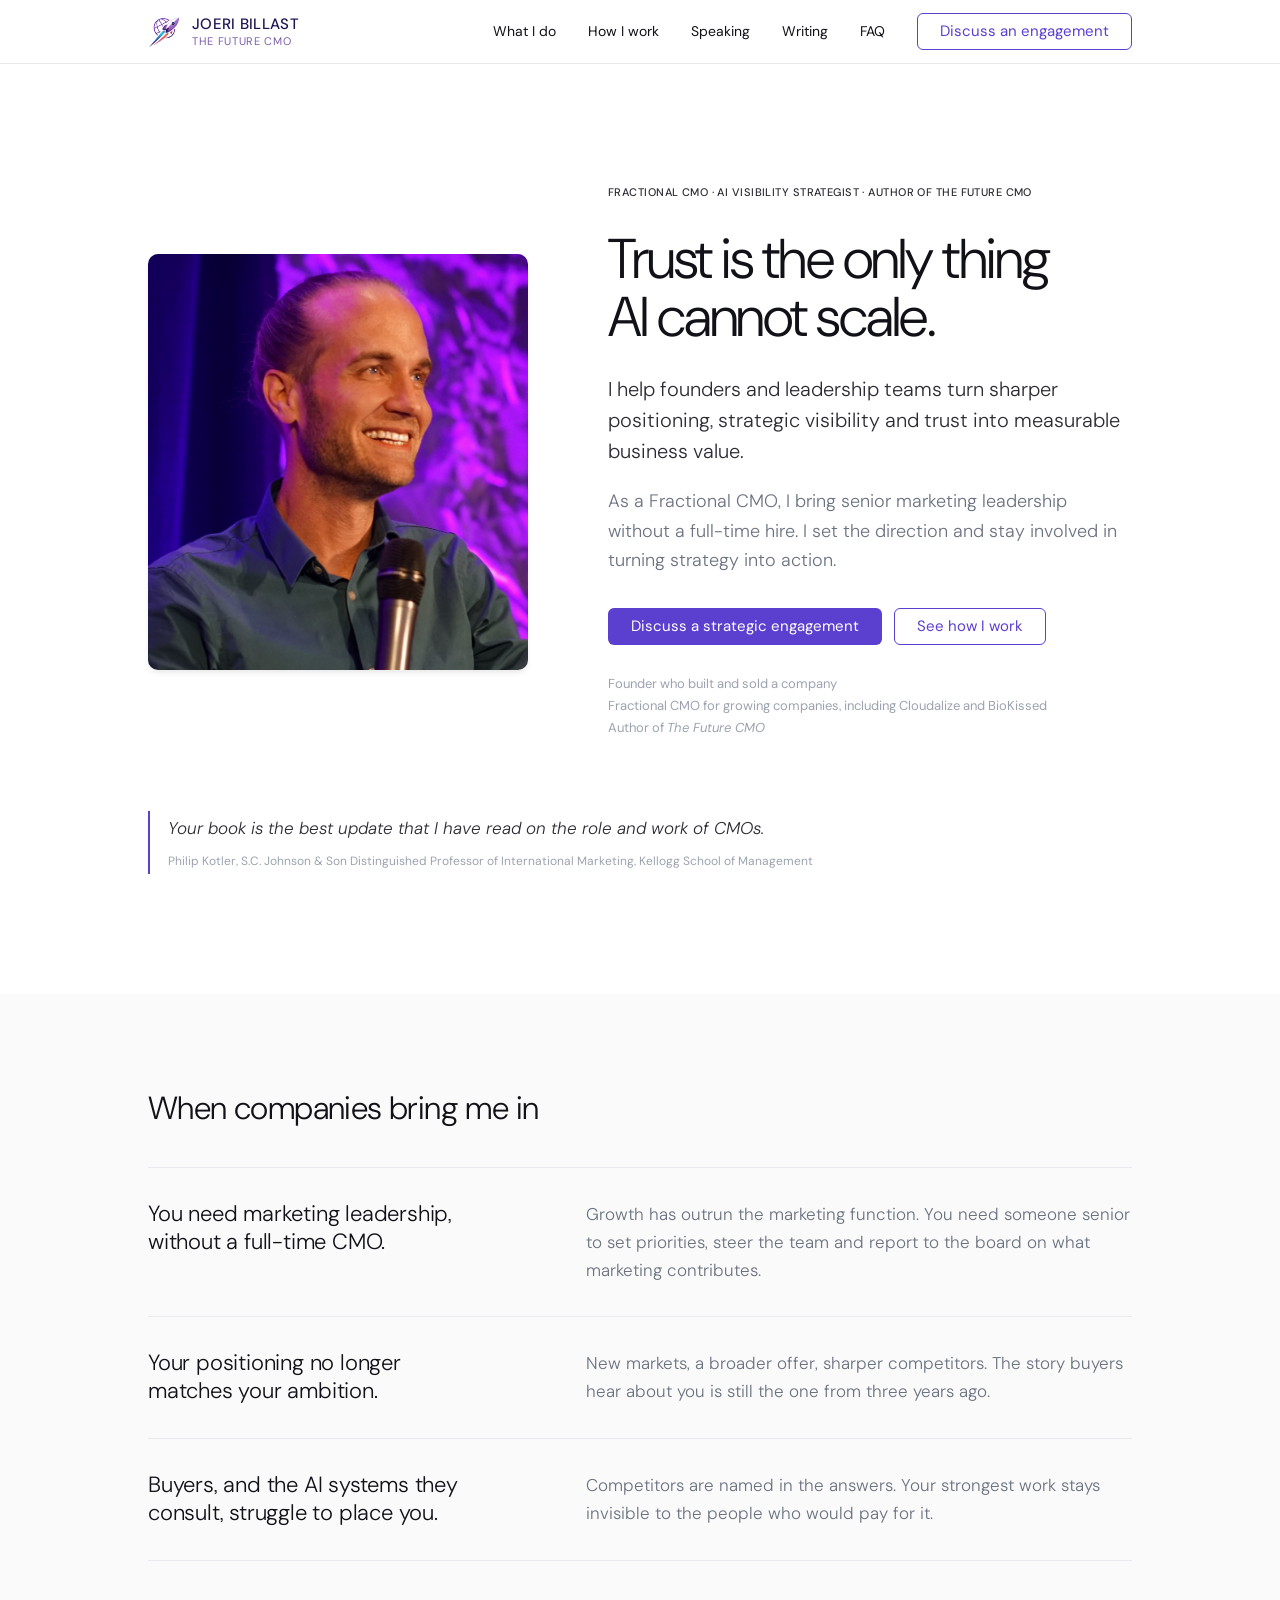
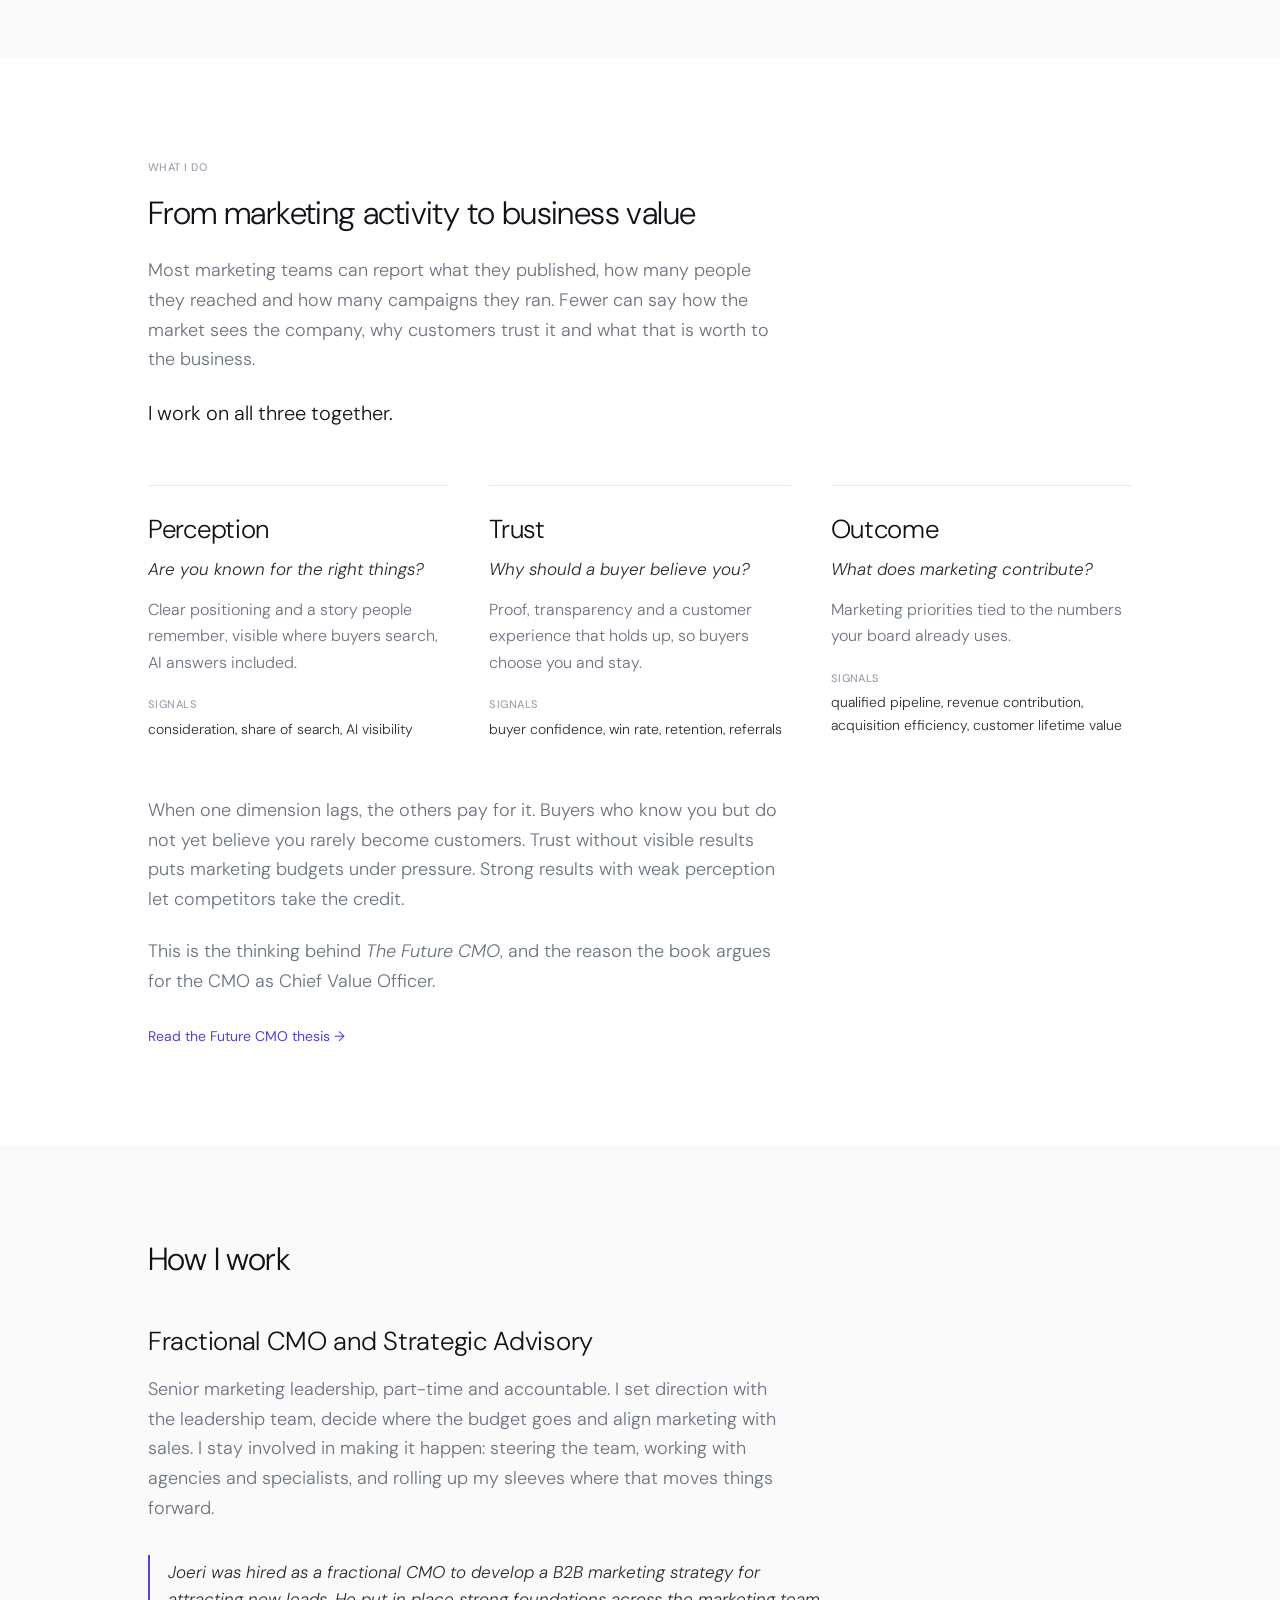
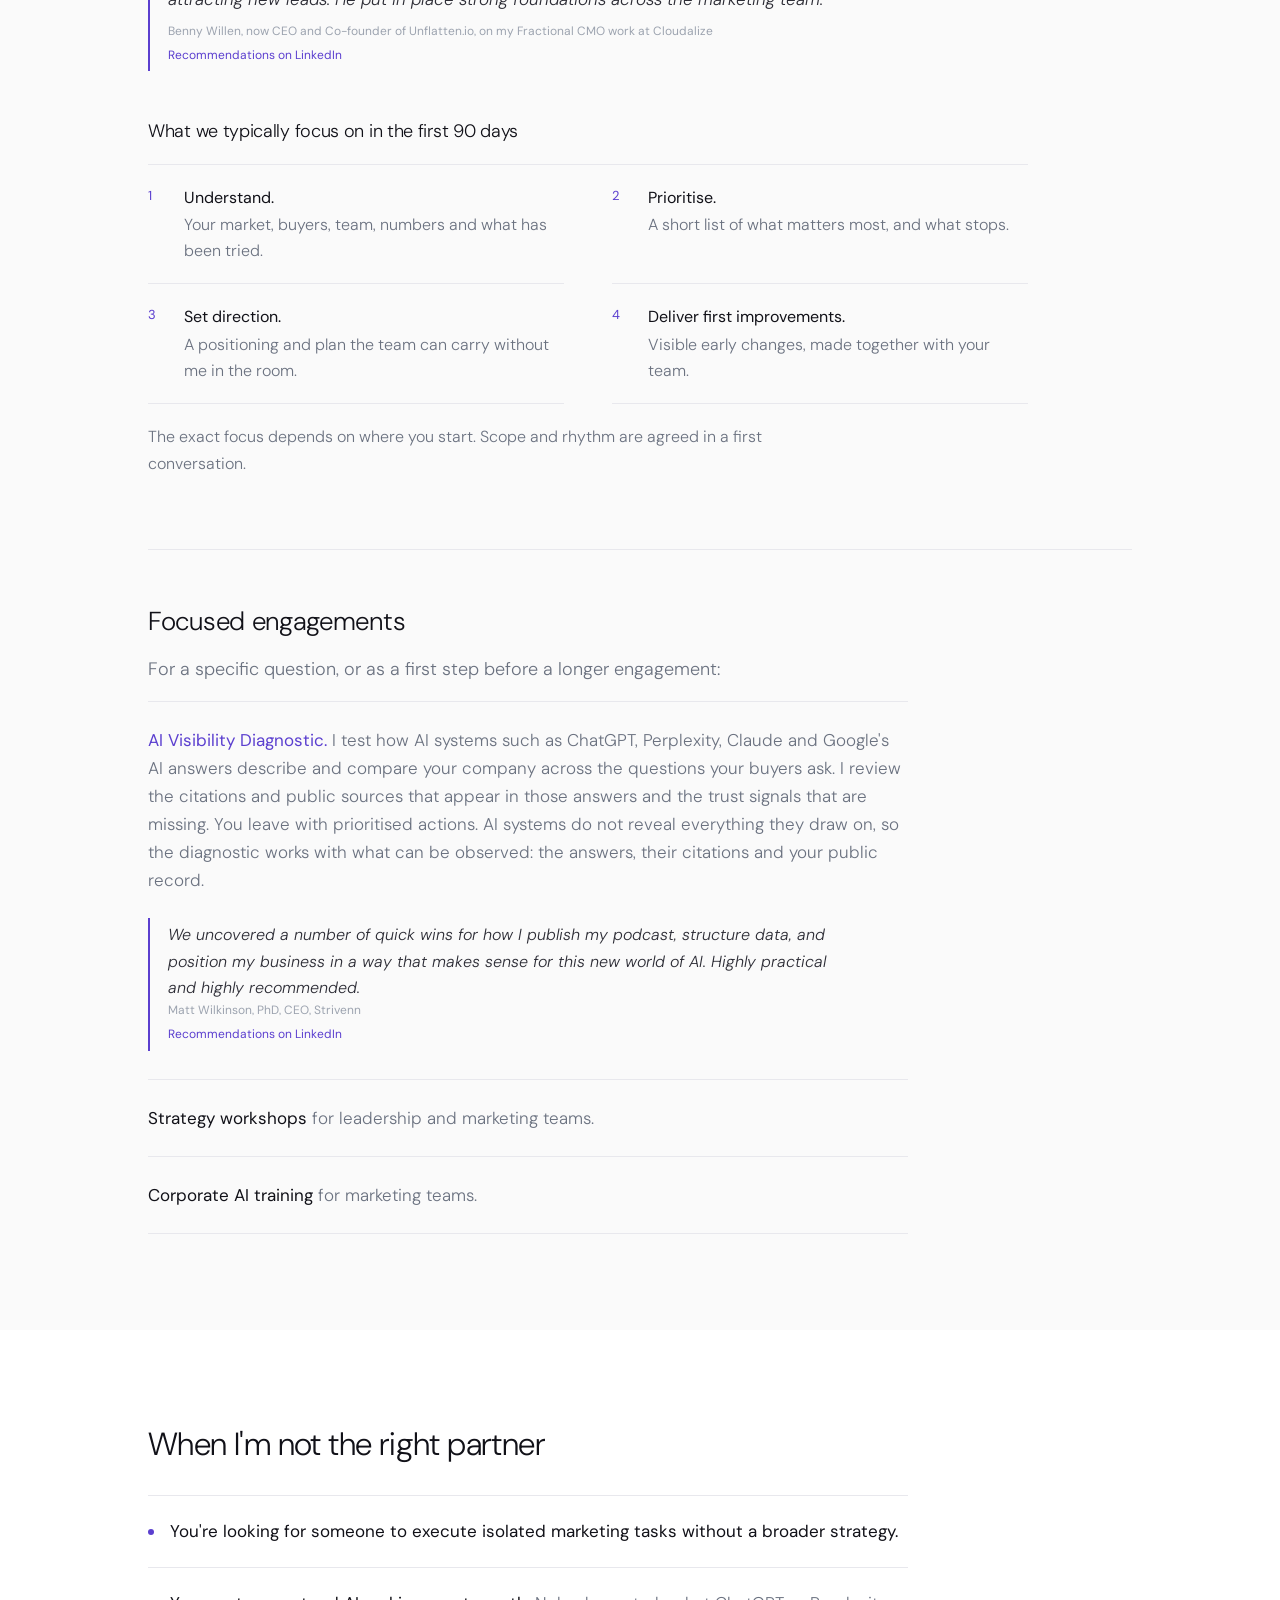
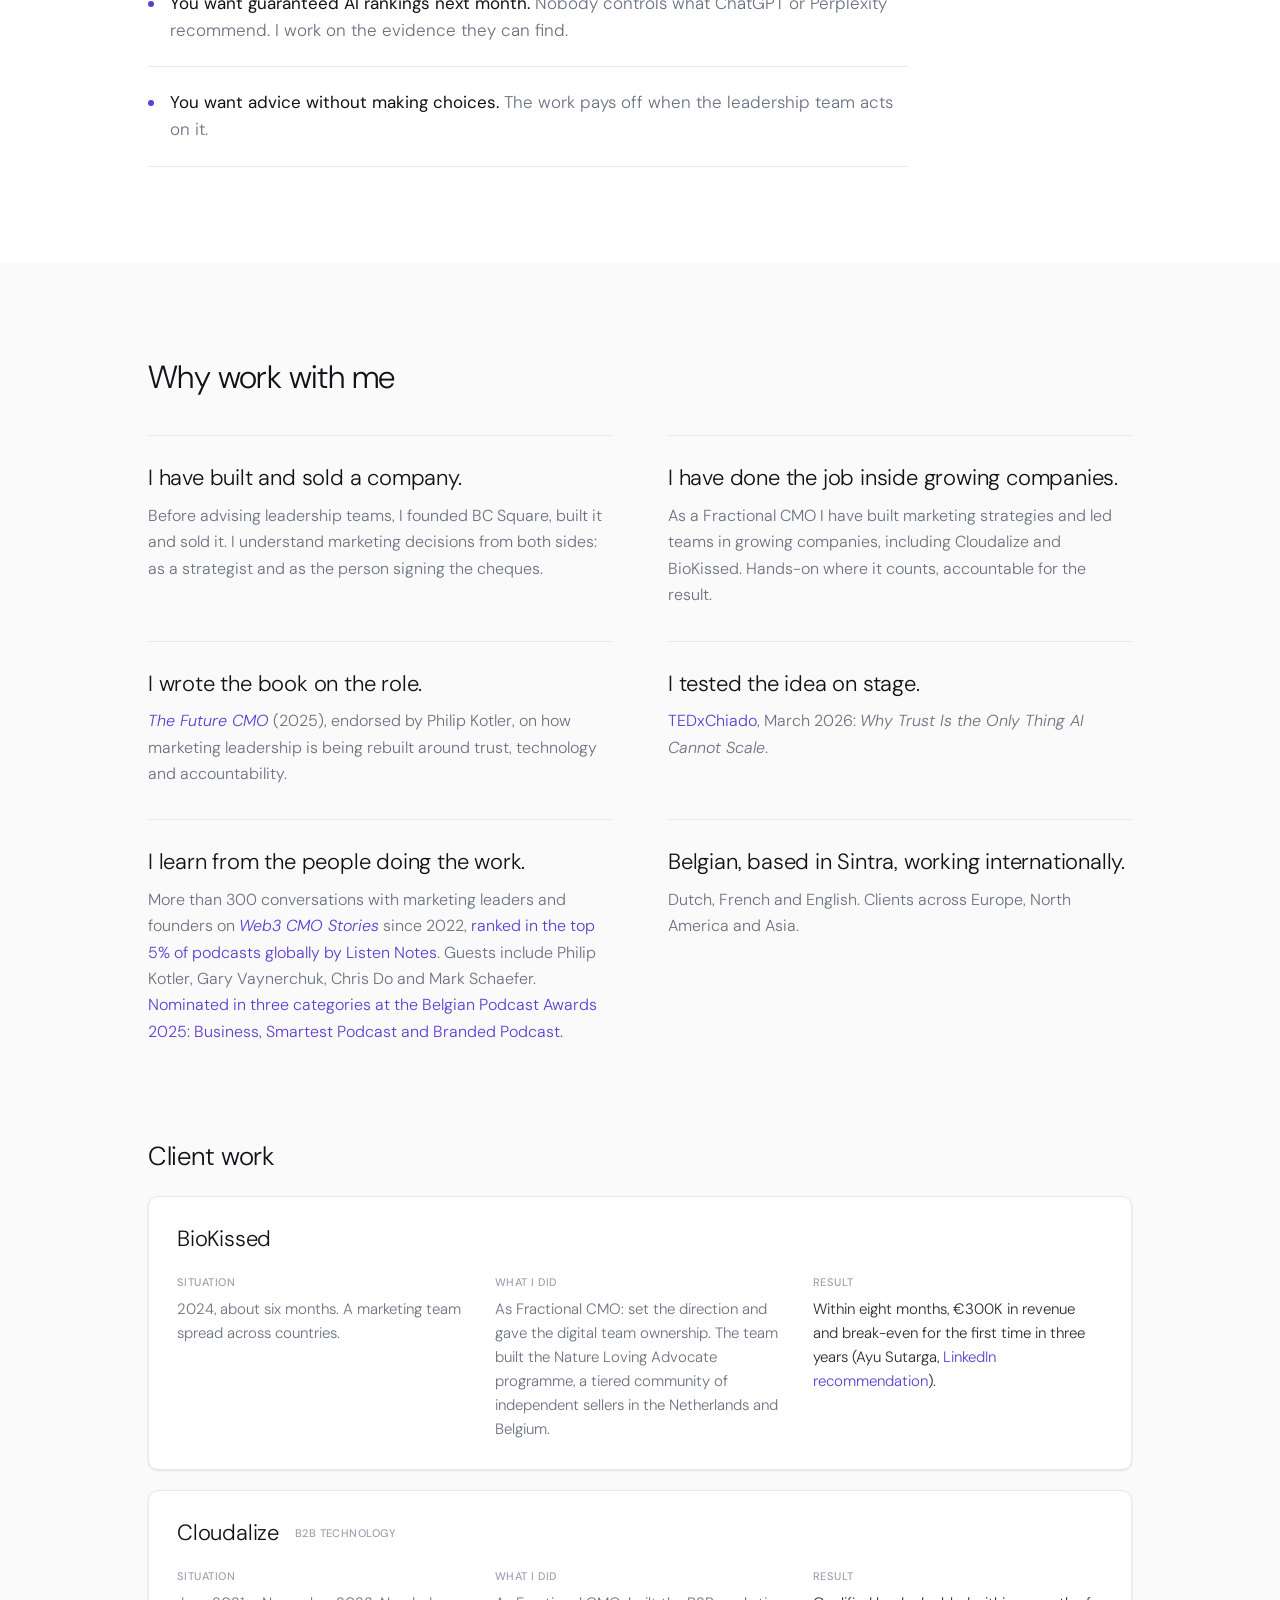
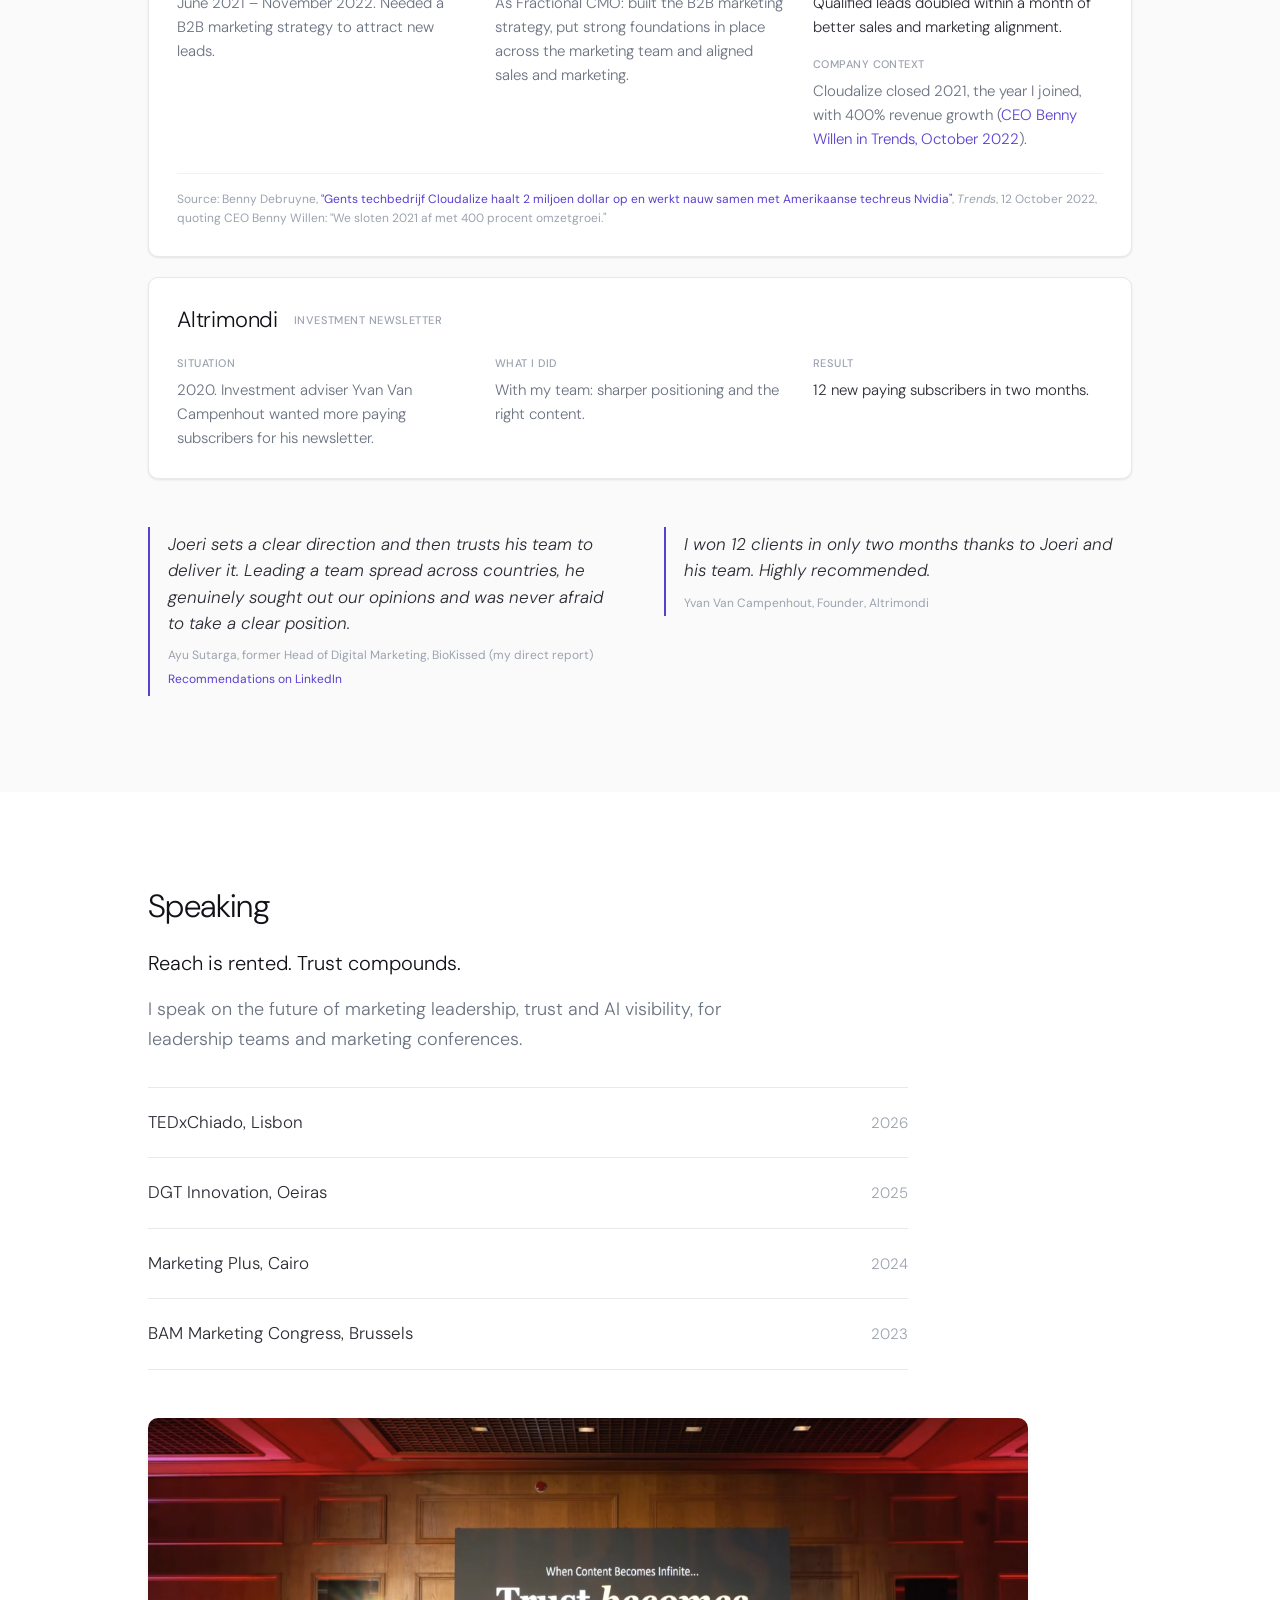
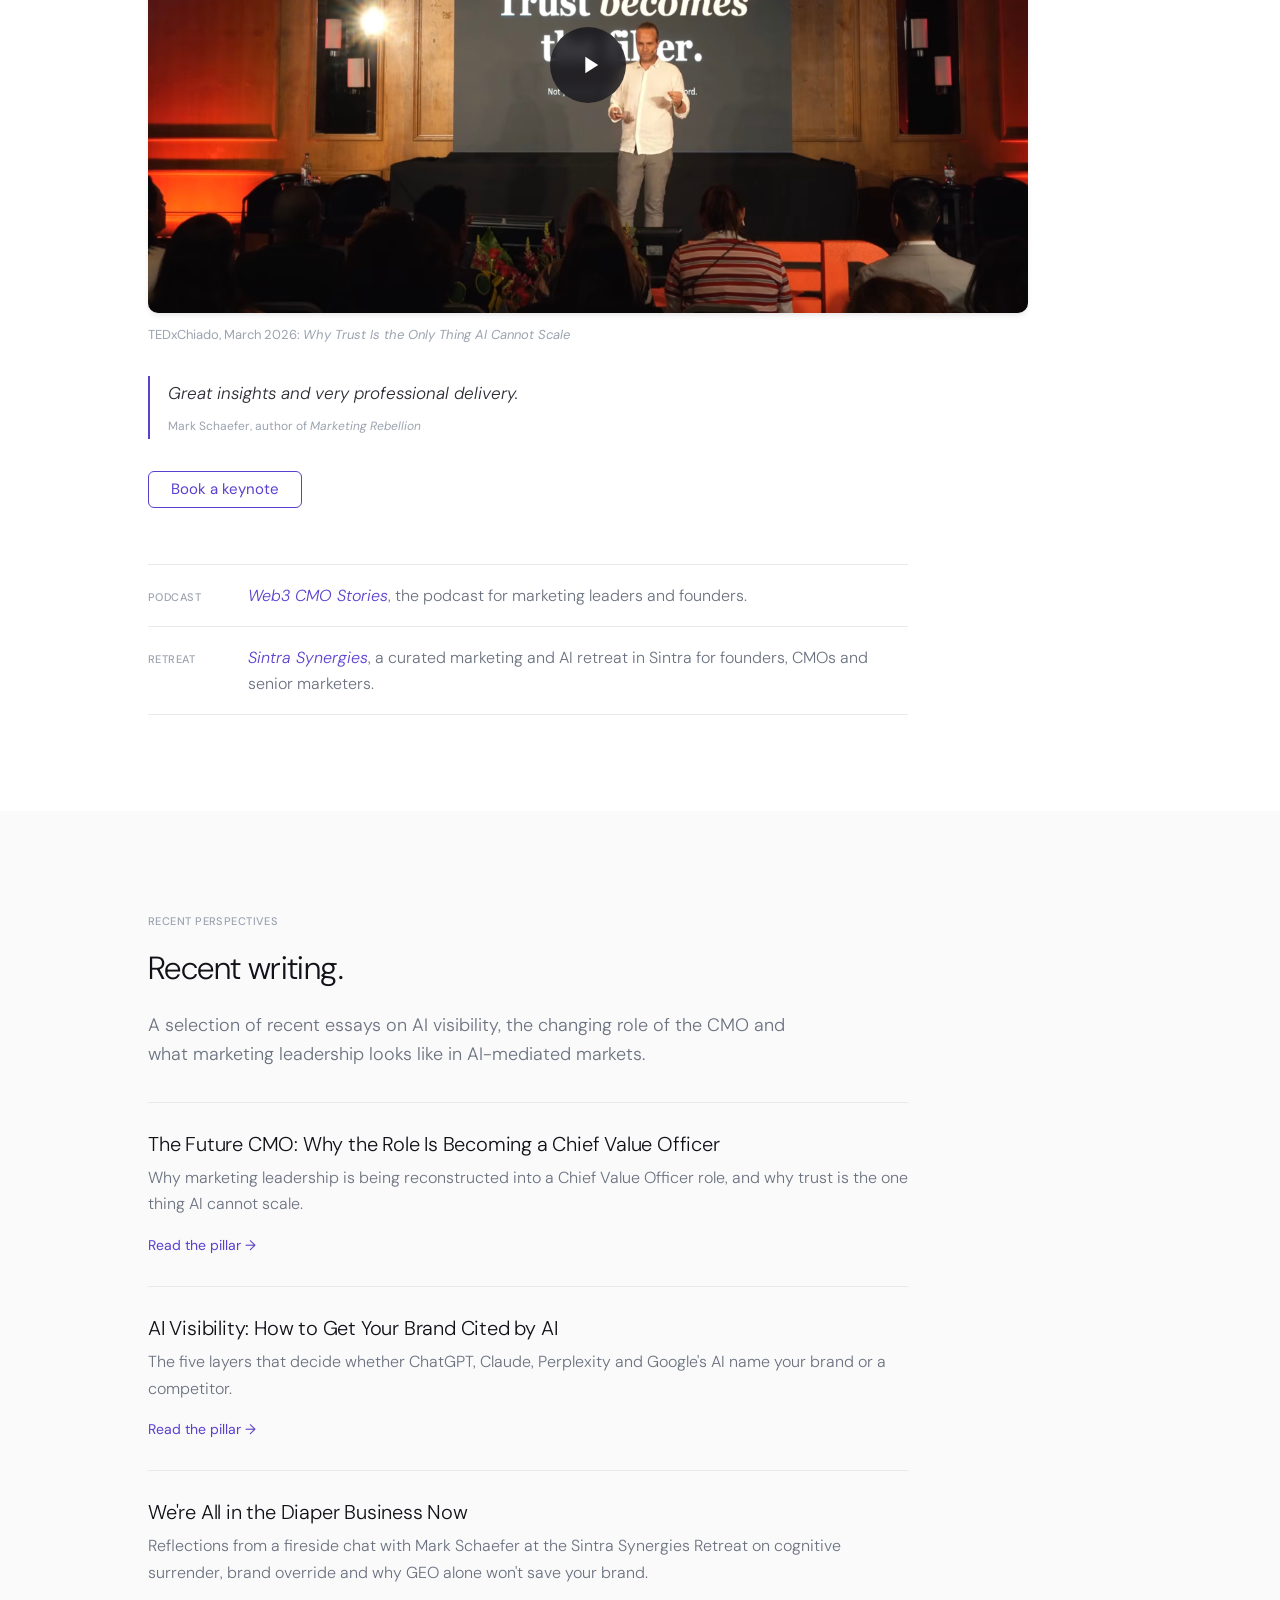
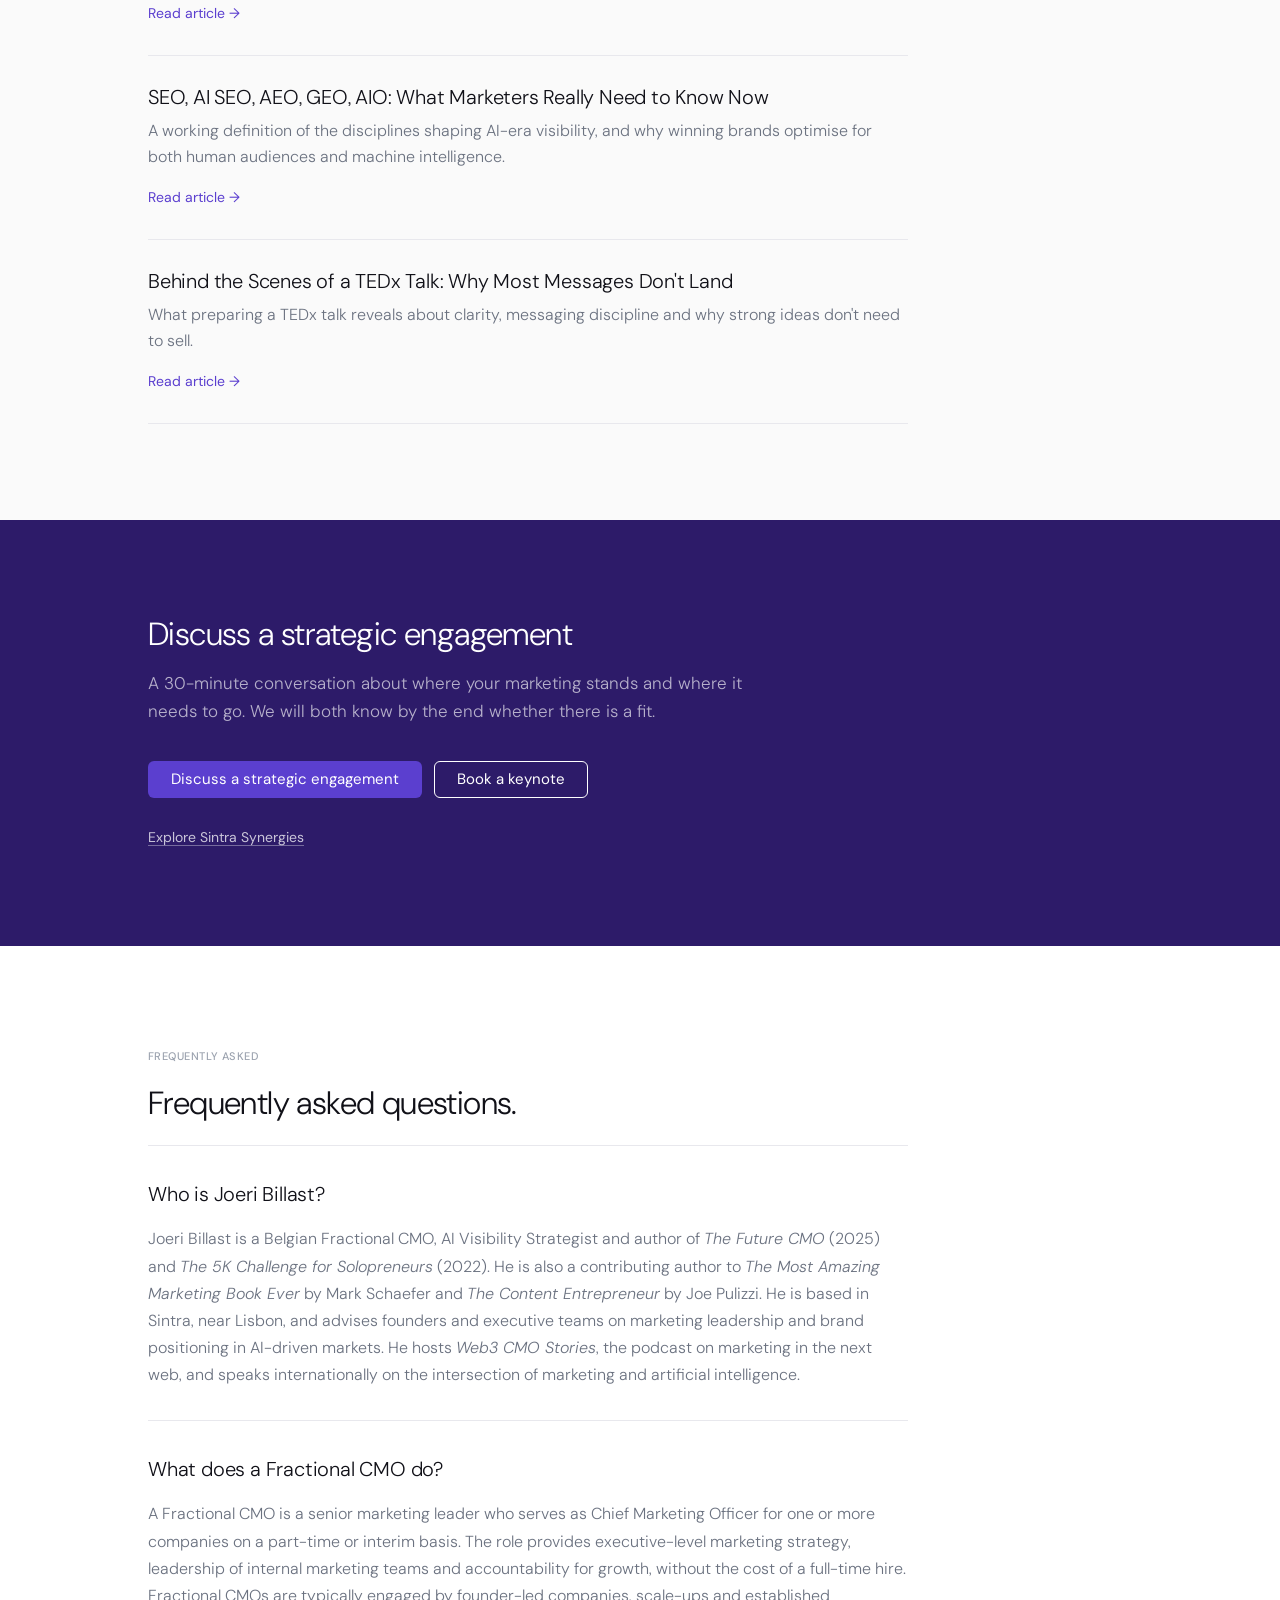
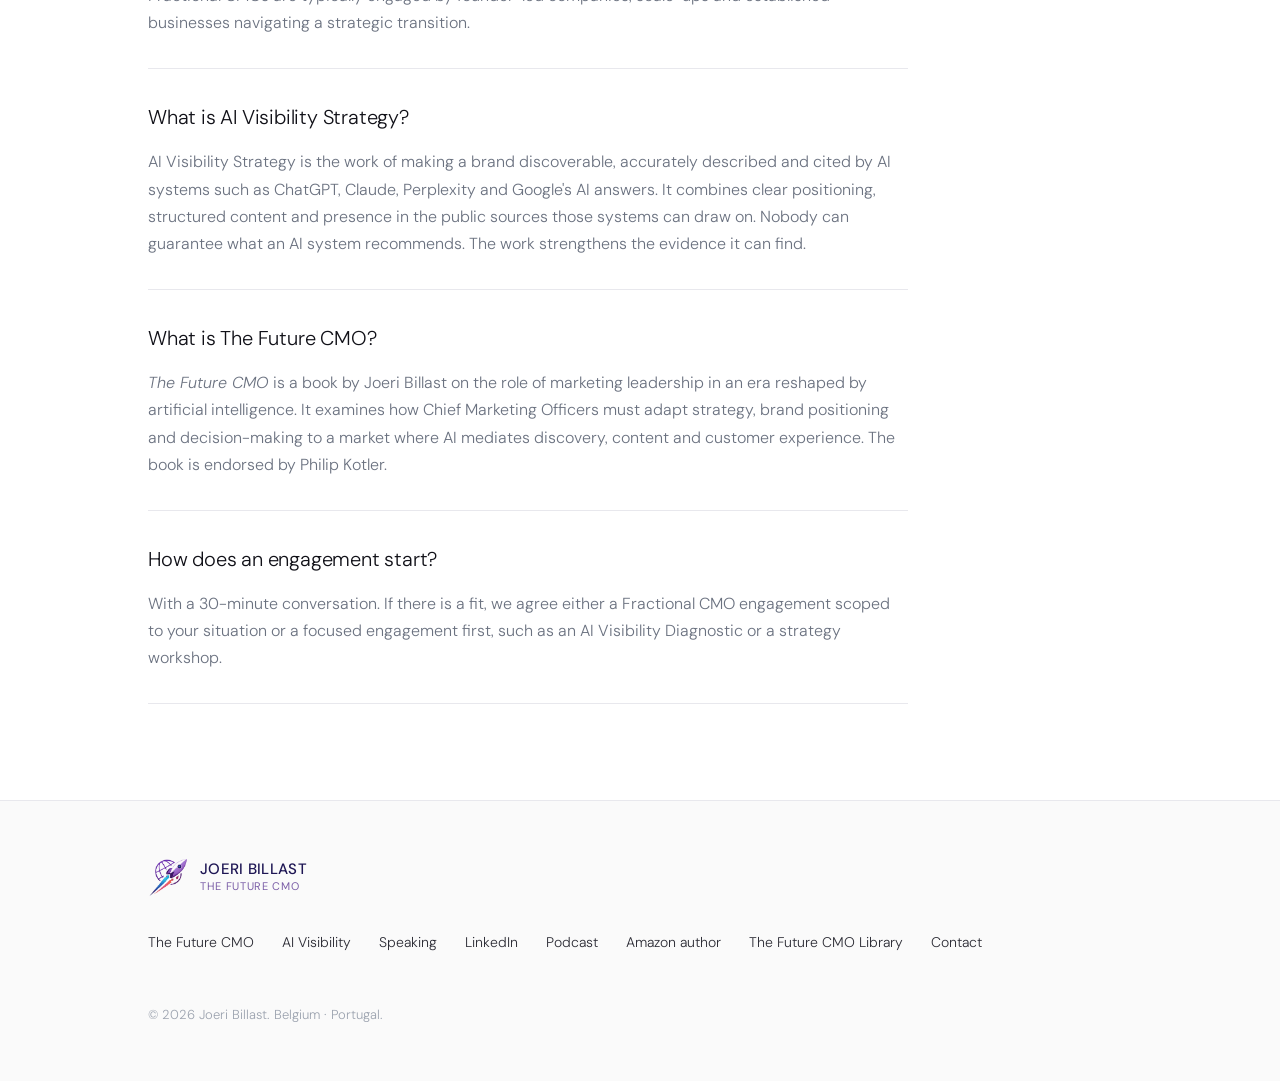
<file: index.html>
<!DOCTYPE html>
<html lang="en">
<head>
<meta charset="UTF-8">
<meta name="viewport" content="width=device-width, initial-scale=1.0">

<title>Joeri Billast | Fractional CMO and AI Visibility Strategist</title>
<meta name="description" content="Fractional CMO Joeri Billast helps founders and leadership teams turn sharper positioning, strategic visibility and trust into measurable business value.">

<meta name="author" content="Joeri Billast">
<link rel="canonical" href="https://joeribillast.com/">

<meta property="og:type" content="website">
<meta property="og:title" content="Joeri Billast | Fractional CMO and AI Visibility Strategist">
<meta property="og:description" content="Fractional CMO Joeri Billast helps founders and leadership teams turn sharper positioning, strategic visibility and trust into measurable business value.">
<meta property="og:url" content="https://joeribillast.com/">
<meta property="profile:first_name" content="Joeri">
<meta property="profile:last_name" content="Billast">

<meta name="twitter:card" content="summary_large_image">
<meta name="twitter:title" content="Joeri Billast | Fractional CMO and AI Visibility Strategist">
<meta name="twitter:description" content="Fractional CMO Joeri Billast helps founders and leadership teams turn sharper positioning, strategic visibility and trust into measurable business value.">
<meta name="twitter:image" content="https://joeribillast.com/assets/joeri-billast-speaking.jpg">
<meta property="og:image" content="https://joeribillast.com/assets/joeri-billast-speaking.jpg">
<meta property="og:image:alt" content="Joeri Billast speaking on stage about AI and marketing strategy">

<link rel="icon" type="image/jpeg" href="assets/Favikon.jpg">
<link rel="apple-touch-icon" href="assets/Favikon.jpg">
<link rel="stylesheet" href="colors_and_type.css">

<style>
  /* ---------- Page-specific layout ---------- */

  body { background: var(--color-white); }

  /* Nav */
  .nav {
    position: sticky; top: 0; z-index: 50;
    height: var(--nav-height);
    background: rgba(255,255,255,0.94);
    backdrop-filter: blur(12px);
    -webkit-backdrop-filter: blur(12px);
    border-bottom: 1px solid var(--color-border);
  }
  .nav__inner {
    max-width: var(--max-content);
    margin: 0 auto;
    height: 100%;
    padding: 0 var(--pad-x-desktop);
    display: flex; align-items: center; justify-content: space-between;
    gap: 24px;
  }
  .wordmark {
    display: inline-flex; align-items: center; gap: 12px;
    text-decoration: none;
    line-height: 1;
    flex: 0 0 auto;
    white-space: nowrap;
  }
  .wordmark__icon {
    display: block;
    height: 32px; width: 32px;
    object-fit: contain;
    flex: 0 0 auto;
  }
  .wordmark__text {
    display: flex; flex-direction: column; line-height: 1;
  }
  .wordmark__name {
    font-size: 15px; font-weight: 500;
    color: var(--color-wordmark-name);
    letter-spacing: 0.02em;
  }
  .wordmark__tag {
    font-size: 11px; font-weight: 400;
    color: var(--color-wordmark-tag);
    letter-spacing: 0.06em;
    margin-top: 4px;
    text-transform: uppercase;
  }
  /* Footer wordmark: slightly larger icon for breathing room */
  .footer .wordmark__icon { height: 40px; width: 40px; }
  .nav__links {
    display: flex; align-items: center; gap: 32px;
    list-style: none; margin: 0; padding: 0;
  }
  .nav__links a {
    font-size: 14px; font-weight: 400; color: var(--color-heading);
    text-decoration: none;
  }
  .nav__links a:hover { color: var(--color-purple); }
  .nav__right { display: flex; align-items: center; gap: 32px; }
  .nav__toggle {
    display: none;
    align-items: center; justify-content: center;
    width: 40px; height: 40px;
    padding: 0; margin: 0;
    background: none;
    border: 1px solid var(--color-border);
    border-radius: var(--radius-standard);
    color: var(--color-heading);
    cursor: pointer;
    flex: 0 0 auto;
    transition: border-color 160ms ease-out, color 160ms ease-out;
  }
  .nav__toggle:hover { border-color: var(--color-purple); color: var(--color-purple); }
  .nav__toggle:focus-visible { outline: none; box-shadow: var(--shadow-focus); }
  .nav__toggle svg { width: 18px; height: 18px; display: block; }
  .nav__toggle .nav__icon-close { display: none; }
  .nav__toggle[aria-expanded="true"] .nav__icon-open { display: none; }
  .nav__toggle[aria-expanded="true"] .nav__icon-close { display: block; }
  .nav__cta-short { display: none; }

  @media (max-width: 860px) {
    /* Compact bar from tablet width down: the full link row does not fit below 860px */
    .nav__right { gap: 8px; }
    .nav__toggle { display: inline-flex; }
    .nav__right .btn { padding: 8px 12px; font-size: 13px; white-space: nowrap; }
    .nav__cta-long { display: none; }
    .nav__cta-short { display: inline; }
    .nav--js .nav__links {
      position: absolute;
      top: var(--nav-height); left: 0; right: 0;
      flex-direction: column; align-items: stretch;
      gap: 0;
      background: var(--color-white);
      border-bottom: 1px solid var(--color-border);
      box-shadow: var(--shadow-3);
      padding: 2px var(--pad-x-desktop) 10px;
    }
    .nav--js .nav__links[data-open="false"] { display: none; }
    .nav__links > li { border-bottom: 1px solid var(--color-border-light); }
    .nav__links > li:last-child { border-bottom: 0; }
    .nav__links a { display: block; padding: 15px 0; font-size: 15px; }
  }

  @media (max-width: 720px) {
    .nav__inner { padding: 0 var(--pad-x-mobile); gap: 10px; }
    .wordmark { gap: 9px; }
    .wordmark__icon { height: 28px; width: 28px; }
    .wordmark__name { font-size: 13px; }
    .wordmark__tag { font-size: 10px; margin-top: 3px; }
    .nav__right { gap: 8px; }
    .nav__toggle { display: inline-flex; }
    .nav__right .btn { padding: 8px 12px; font-size: 13px; white-space: nowrap; }
    .nav__cta-long { display: none; }
    .nav__cta-short { display: inline; }

    /* Collapsed menu. Without JS the list stays visible and simply stacks. */
    .nav--js .nav__links {
      position: absolute;
      top: var(--nav-height); left: 0; right: 0;
      flex-direction: column; align-items: stretch;
      gap: 0;
      background: var(--color-white);
      border-bottom: 1px solid var(--color-border);
      box-shadow: var(--shadow-3);
      padding: 2px var(--pad-x-mobile) 10px;
    }
    .nav--js .nav__links[data-open="false"] { display: none; }
    .nav__links > li { border-bottom: 1px solid var(--color-border-light); }
    .nav__links > li:last-child { border-bottom: 0; }
    .nav__links a { display: block; padding: 15px 0; font-size: 15px; }
  }

  @media (max-width: 900px) { .nav__links { gap: 22px; } .nav__right { gap: 22px; } }

  /* Hero */
  .hero { text-align: left; }
  .hero__grid {
    display: grid;
    grid-template-columns: 380px minmax(0, 1fr);
    gap: 80px;
    align-items: center;
  }
  .hero__media {
    display: flex;
    justify-content: flex-end;
    align-items: center;
  }
  .hero__image {
    display: block;
    width: 100%;
    max-width: 380px;
    height: auto;
    object-fit: cover;
    border-radius: var(--radius-relaxed);
    box-shadow: var(--shadow-2);
    transform: none;
  }
  .hero__content {
    min-width: 0;
    max-width: 720px;
  }
  @media (max-width: 960px) {
    .hero__grid {
      grid-template-columns: 1fr;
      gap: 48px;
    }
    .hero__content { order: 1; }
    .hero__media   { order: 2; justify-content: center; }
    .hero__image   { max-width: 90%; }
  }
  .hero__eyebrow {
    margin: 0 0 28px;
    font-size: 11px; font-weight: 500;
    line-height: 1.6;
    letter-spacing: 0.04em;
    text-transform: uppercase;
    color: var(--color-label);
  }
  .hero__eyebrow em { font-style: normal; }
  .hero h1 { margin-bottom: 28px; max-width: 880px; }
  .hero__lede {
    max-width: 720px;
    margin-bottom: 20px;
  }
  .hero__support {
    max-width: 680px;
    margin-bottom: 32px;
    color: var(--color-body);
  }
  .hero__cred {
    margin: 28px 0 0;
    max-width: 680px;
    font-size: 13px; font-weight: 400;
    line-height: 1.7;
    color: var(--color-muted);
  }
  .hero__cred span { display: block; }
  .hero__quote {
    margin: 72px 0 0;
    padding: 4px 0 4px 18px;
    border-left: 2px solid var(--color-purple);
    max-width: 760px;
  }
  @media (max-width: 720px) {
    .hero__quote { margin-top: 56px; }
  }
  .hero__quote p {
    margin: 0 0 10px;
    font-style: italic;
    font-weight: 300;
    color: var(--color-label);
    font-size: 1.0625rem;
    line-height: 1.55;
  }
  .hero__quote cite {
    display: block;
    font-style: normal;
    font-size: 12px;
    font-weight: 400;
    line-height: 1.5;
    color: var(--color-muted);
  }
  .hero__ctas {
    display: flex; gap: 12px; flex-wrap: wrap;
  }

  /* Generic section content */
  .section__inner { max-width: var(--max-content); margin: 0 auto; padding: 0 var(--pad-x-desktop); }
  @media (max-width: 720px) {
    .section__inner { padding: 0 var(--pad-x-mobile); }
  }

  .eyebrow-row { margin-bottom: 16px; }
  .section h2 { margin-bottom: 24px; max-width: 760px; }
  .section .reading p { color: var(--color-body); }

  /* Even line lengths in headings: avoids one-word last lines on phones */
  .hero h1, .section h2, .section h3 { text-wrap: balance; }

  /* Legacy anchor aliases: keep old in-page links (/#positioning etc.) landing on the right section */
  .anchor { display: block; height: 0; scroll-margin-top: 80px; }

  /* 2. When companies bring me in */
  .situations {
    margin-top: 40px;
    border-top: 1px solid var(--color-border);
  }
  .situation {
    display: grid;
    grid-template-columns: minmax(0, 5fr) minmax(0, 7fr);
    gap: 48px;
    padding: 32px 0;
    border-bottom: 1px solid var(--color-border);
  }
  .situation h3 {
    font-size: 1.375rem; line-height: 1.3; letter-spacing: -0.2px;
  }
  .situation p {
    margin: 0;
    font-size: 1.0625rem; line-height: 1.65;
    color: var(--color-body);
  }
  @media (max-width: 860px) {
    .situation { grid-template-columns: 1fr; gap: 10px; padding: 28px 0; }
  }

  /* 3. Value Map as three text blocks */
  .section .reading .value-lead { margin-top: 8px; color: var(--color-heading); }
  .value-map {
    display: grid;
    grid-template-columns: repeat(3, minmax(0, 1fr));
    gap: 40px;
    margin: 56px 0;
  }
  .value-block {
    border-top: 1px solid var(--color-border);
    padding-top: 28px;
  }
  .value-block h3 { font-size: 1.625rem; line-height: 1.2; margin-bottom: 10px; }
  .value-block p { margin: 0 0 14px; font-size: 1rem; line-height: 1.65; color: var(--color-body); }
  .value-block .value-block__q {
    font-style: italic;
    color: var(--color-label);
    font-size: 1.0625rem;
  }
  .value-block .value-block__signals {
    margin: 20px 0 0;
    font-size: 14px; line-height: 1.6;
    color: var(--color-label);
  }
  .value-block__signals span {
    display: block;
    margin-bottom: 4px;
    font-size: 11px; font-weight: 500;
    letter-spacing: 0.04em; text-transform: uppercase;
    color: var(--color-muted);
  }
  @media (max-width: 860px) {
    .value-map { grid-template-columns: 1fr; gap: 32px; margin: 40px 0; }
  }

  /* Emphasis inside running text: heading colour, weight 400 (no bold in this system) */
  .section strong { font-weight: 400; color: var(--color-heading); }

  /* Shared quote treatment (purple rule, as under the hero) */
  .quote {
    margin: 32px 0;
    padding: 4px 0 4px 18px;
    border-left: 2px solid var(--color-purple);
    max-width: 680px;
  }
  .quote p {
    margin: 0 0 10px;
    font-style: italic;
    font-weight: 300;
    font-size: 1.0625rem;
    line-height: 1.55;
    color: var(--color-label);
  }
  .quote cite {
    display: block;
    font-style: normal;
    font-size: 12px; font-weight: 400; line-height: 1.5;
    color: var(--color-muted);
  }
  .quote cite em { font-style: italic; }
  .quote__source {
    display: inline-block;
    margin-top: 6px;
    font-size: 12px; font-weight: 400;
    color: var(--color-purple);
  }
  .quote__source:hover { color: var(--color-purple-hover); }

  /* 4. How I work */
  .offer { margin-top: 48px; }
  .offer + .offer {
    margin-top: 72px;
    padding-top: 56px;
    border-top: 1px solid var(--color-border);
  }
  .offer__title { font-size: 1.625rem; line-height: 1.2; letter-spacing: -0.3px; margin-bottom: 18px; }
  .offer__sub {
    margin: 48px 0 20px;
    font-size: 1.125rem; font-weight: 300; line-height: 1.35;
    color: var(--color-heading);
  }
  .offer__intro { margin-bottom: 8px; }
  .steps {
    list-style: none; margin: 0; padding: 0;
    counter-reset: step;
    display: grid;
    grid-template-columns: repeat(2, minmax(0, 1fr));
    gap: 0 48px;
    max-width: 880px;
    border-top: 1px solid var(--color-border);
  }
  .steps li {
    counter-increment: step;
    position: relative;
    padding: 20px 0 20px 36px;
    border-bottom: 1px solid var(--color-border);
    font-size: 1rem; line-height: 1.6;
    color: var(--color-body);
  }
  .steps li::before {
    content: counter(step);
    position: absolute; left: 0; top: 21px;
    font-size: 13px; font-weight: 400;
    color: var(--color-purple);
    font-feature-settings: "tnum";
  }
  .steps strong { display: block; margin-bottom: 2px; }
  .offer__note { margin-top: 20px; font-size: 1rem; color: var(--color-body); max-width: 640px; }
  .formats {
    list-style: none; margin: 16px 0 0; padding: 0;
    max-width: 760px;
    border-top: 1px solid var(--color-border);
  }
  .formats > li {
    padding: 24px 0;
    border-bottom: 1px solid var(--color-border);
  }
  .formats p { margin: 0; font-size: 1.0625rem; line-height: 1.65; color: var(--color-body); }
  .formats strong a { color: var(--color-purple); }
  .formats strong a:hover { color: var(--color-purple-hover); }
  .formats .quote { margin: 24px 0 4px; }
  .formats .quote p { font-size: 1rem; color: var(--color-label); }
  @media (max-width: 720px) {
    .steps { grid-template-columns: 1fr; }
    .offer + .offer { margin-top: 56px; padding-top: 48px; }
  }

  /* 6. Why work with me */
  .reasons {
    display: grid;
    grid-template-columns: repeat(2, minmax(0, 1fr));
    gap: 0 56px;
    margin-top: 40px;
  }
  .reason {
    border-top: 1px solid var(--color-border);
    padding: 28px 0 32px;
  }
  .reason h3 { font-size: 1.375rem; line-height: 1.3; letter-spacing: -0.2px; margin-bottom: 10px; }
  .reason p { margin: 0; font-size: 1rem; line-height: 1.65; color: var(--color-body); }
  .cases__title {
    margin: 64px 0 24px;
    font-size: 1.625rem; line-height: 1.2; letter-spacing: -0.3px;
  }
  .cases { display: grid; gap: 20px; }
  .case {
    background: var(--color-white);
    border: 1px solid var(--color-border);
    border-radius: var(--radius-relaxed);
    padding: 28px;
    box-shadow: var(--shadow-1);
  }
  .case__client {
    margin: 0 0 20px;
    font-size: 1.375rem; font-weight: 300; line-height: 1.25; letter-spacing: -0.2px;
    color: var(--color-heading);
  }
  .case__client span {
    margin-left: 10px;
    font-size: 11px; font-weight: 500;
    letter-spacing: 0.04em; text-transform: uppercase;
    color: var(--color-muted);
    vertical-align: 3px;
  }
  .case__grid {
    display: grid;
    grid-template-columns: repeat(3, minmax(0, 1fr));
    gap: 28px;
    margin: 0;
  }
  .case__grid dt {
    margin-bottom: 6px;
    font-size: 11px; font-weight: 500;
    letter-spacing: 0.04em; text-transform: uppercase;
    color: var(--color-muted);
  }
  .case__grid dd { margin: 0; font-size: 0.9375rem; line-height: 1.6; color: var(--color-body); }
  .case__grid div:last-child dd { color: var(--color-label); }
  .case__grid dd + dt { margin-top: 16px; }
  .case__grid div:last-child dd.case__context { color: var(--color-body); }
  .case__source {
    margin: 22px 0 0;
    padding-top: 16px;
    border-top: 1px solid var(--color-border-light);
    font-size: 12px; font-weight: 400; line-height: 1.6;
    color: var(--color-muted);
  }
  .case__source a { color: var(--color-purple); }
  .case-quotes {
    display: grid;
    grid-template-columns: repeat(2, minmax(0, 1fr));
    gap: 0 48px;
    align-items: start;
    margin-top: 24px;
  }
  .case-quotes .quote { margin: 24px 0 0; }
  @media (max-width: 860px) {
    .reasons { grid-template-columns: 1fr; }
    .case__grid { grid-template-columns: 1fr; gap: 18px; }
    .case-quotes { grid-template-columns: 1fr; }
  }
  @media (max-width: 720px) {
    .case { padding: 22px 20px; }
    .case__client span { display: block; margin: 6px 0 0; vertical-align: 0; }
  }

  /* 5. When I'm not the right partner */
  .fit-list {
    list-style: none; margin: 32px 0 0; padding: 0;
    border-top: 1px solid var(--color-border);
    max-width: 760px;
  }
  .fit-list li {
    border-bottom: 1px solid var(--color-border);
    padding: 22px 0;
    display: flex; align-items: baseline; gap: 16px;
  }
  .fit-list li::before {
    content: ""; flex: 0 0 6px; width: 6px; height: 6px;
    border-radius: 50%; background: var(--color-purple);
    transform: translateY(-2px);
  }
  .fit-list p { margin: 0; font-size: 1.0625rem; line-height: 1.6; color: var(--color-body); }

  /* CTA dark */
  .cta-dark { text-align: left; }
  .cta-dark h2 { max-width: 720px; margin-bottom: 16px; }
  .cta-dark p { color: rgba(255,255,255,0.65); max-width: 620px; margin-bottom: 36px; font-size: 1.0625rem; }
  .cta-dark__buttons { display: flex; gap: 12px; flex-wrap: wrap; }
  .cta-dark__small {
    display: inline-block;
    margin-top: 28px;
    font-size: 14px; font-weight: 400;
    color: rgba(255,255,255,0.75);
    text-decoration: underline;
    text-underline-offset: 3px;
    text-decoration-color: rgba(255,255,255,0.35);
  }
  .cta-dark__small:hover { color: #fff; text-decoration-color: #fff; }

  /* FAQ */
  .faq-list {
    max-width: 760px;
    border-top: 1px solid var(--color-border);
  }
  .faq-item {
    border-bottom: 1px solid var(--color-border);
    padding: 32px 0;
  }
  .faq-item h3 {
    font-size: 1.25rem;
    font-weight: 300;
    color: var(--color-heading);
    margin-bottom: 14px;
    letter-spacing: -0.2px;
  }
  .faq-item p {
    margin: 0;
    color: var(--color-body);
    font-size: 1rem;
    line-height: 1.7;
  }

  /* 7. Speaking */
  .section .reading .speaking-lead { color: var(--color-heading); margin-bottom: 16px; }
  .speaking-video { margin: 48px 0 0; max-width: 880px; }
  .speaking-video figcaption {
    margin-top: 12px;
    font-size: 13px; font-weight: 400; line-height: 1.5;
    color: var(--color-muted);
  }
  .speaking-more {
    margin-top: 56px;
    max-width: 760px;
    border-top: 1px solid var(--color-border);
  }
  .speaking-more p {
    margin: 0;
    padding: 18px 0;
    border-bottom: 1px solid var(--color-border);
    font-size: 1rem; line-height: 1.6;
    color: var(--color-body);
  }
  .speaking-more p { display: grid; grid-template-columns: 88px minmax(0, 1fr); gap: 0 12px; align-items: baseline; }
  .speaking-more__label {
    display: block;
    font-size: 11px; font-weight: 500;
    letter-spacing: 0.04em; text-transform: uppercase;
    color: var(--color-muted);
  }
  @media (max-width: 720px) {
    .speaking-more p { grid-template-columns: 1fr; }
    .speaking-more__label { margin-bottom: 4px; }
  }

  /* Video embed (facade pattern: poster loads the iframe on click) */
  .video-embed {
    max-width: 880px;
    aspect-ratio: 16 / 9;
    border-radius: var(--radius-relaxed);
    overflow: hidden;
    box-shadow: var(--shadow-2);
    background: var(--color-surface);
    position: relative;
  }
  .video-embed__play {
    display: block;
    width: 100%;
    height: 100%;
    padding: 0;
    margin: 0;
    border: 0;
    background: none;
    cursor: pointer;
    position: relative;
    font: inherit;
  }
  .video-embed__thumb {
    width: 100%;
    height: 100%;
    object-fit: cover;
    display: block;
  }
  .video-embed__icon {
    position: absolute;
    top: 50%; left: 50%;
    transform: translate(-50%, -50%);
    width: 76px; height: 76px;
    background: rgba(17, 17, 24, 0.78);
    border-radius: 50%;
    display: flex;
    align-items: center;
    justify-content: center;
    transition: background 200ms ease-out, transform 200ms ease-out;
    backdrop-filter: blur(6px);
    -webkit-backdrop-filter: blur(6px);
  }
  .video-embed__icon svg {
    width: 28px; height: 28px;
    fill: #ffffff;
    margin-left: 4px;
  }
  .video-embed__play:hover .video-embed__icon,
  .video-embed__play:focus-visible .video-embed__icon {
    background: var(--color-purple);
    transform: translate(-50%, -50%) scale(1.05);
  }
  .video-embed__play:focus-visible {
    outline: none;
  }
  .video-embed__play:focus-visible .video-embed__icon {
    box-shadow: 0 0 0 4px rgba(91, 63, 207, 0.25);
  }
  .video-embed iframe {
    width: 100%;
    height: 100%;
    border: 0;
    display: block;
  }

  /* Reusable arrow link (matches cred__link visual treatment) */
  .arrow-link {
    display: inline-block;
    margin-top: 28px;
    font-size: 14px; font-weight: 400;
    color: var(--color-purple);
    text-decoration: none;
    transition: color 160ms ease-out;
  }
  .arrow-link:hover { color: var(--color-purple-hover); }
  .arrow-link::after {
    content: " \2192";
    display: inline-block;
    margin-left: 4px;
    transition: transform 160ms ease-out;
  }
  .arrow-link:hover::after { transform: translateX(2px); }

  /* Speaking list */
  .speaking-list {
    list-style: none; margin: 32px 0 0; padding: 0;
    border-top: 1px solid var(--color-border);
    max-width: 760px;
  }
  .speaking-list li {
    border-bottom: 1px solid var(--color-border);
    padding: 22px 0;
    font-size: 1.0625rem;
    color: var(--color-label);
    font-weight: 300;
    line-height: 1.5;
    display: flex; justify-content: space-between; align-items: baseline; gap: 24px;
  }
  .speaking__year {
    color: var(--color-muted);
    font-size: 0.9375rem;
    flex: 0 0 auto;
  }

  /* Recent perspectives */
  .perspectives-list {
    margin-top: 32px;
    max-width: 760px;
    border-top: 1px solid var(--color-border);
  }
  .perspectives-item {
    border-bottom: 1px solid var(--color-border);
    padding: 28px 0;
  }
  .perspectives-item h3 {
    font-size: 1.25rem;
    font-weight: 300;
    color: var(--color-heading);
    margin: 0 0 8px;
    letter-spacing: -0.2px;
    line-height: 1.3;
  }
  .perspectives-item p {
    margin: 0 0 14px;
    color: var(--color-body);
    font-size: 1rem;
    line-height: 1.65;
  }
  .perspectives-item .arrow-link {
    margin-top: 0;
  }

  /* Footer */
  .footer {
    background: var(--color-off-white);
    border-top: 1px solid var(--color-border);
    padding: 56px 0;
  }
  .footer__inner {
    max-width: var(--max-content); margin: 0 auto;
    padding: 0 var(--pad-x-desktop);
    display: flex; justify-content: space-between; align-items: flex-start;
    gap: 32px; flex-wrap: wrap;
  }
  .footer__links {
    display: flex; gap: 28px; list-style: none; margin: 0; padding: 0; flex-wrap: wrap;
  }
  .footer__links a { font-size: 14px; color: var(--color-label); }
  .footer__links a:hover { color: var(--color-purple); }
  .footer__copy { font-size: 13px; color: var(--color-muted); margin-top: 16px; width: 100%; }

  @media (max-width: 720px) {
    .footer__inner { padding: 0 var(--pad-x-mobile); }
  }
</style>

<!-- ============================================
     Schema.org structured data: one @graph, one Person (#person).
     Source: New input/schema-base.json + FAQPage from the visible FAQ.
     ============================================ -->
<script type="application/ld+json">
{
  "@context": "https://schema.org",
  "@graph": [
    {
      "@type": "Person",
      "@id": "https://joeribillast.com/#person",
      "name": "Joeri Billast",
      "givenName": "Joeri",
      "familyName": "Billast",
      "url": "https://joeribillast.com",
      "image": "https://joeribillast.com/assets/joeri-billast-portrait.png",
      "jobTitle": [
        "Fractional CMO",
        "AI Visibility Strategist",
        "Keynote Speaker",
        "Author"
      ],
      "description": "Joeri Billast is a Fractional CMO, AI Visibility Strategist and author of The Future CMO, endorsed by Philip Kotler. He is also an international keynote and TEDx speaker.",
      "nationality": {
        "@type": "Country",
        "name": "Belgium"
      },
      "homeLocation": {
        "@type": "Place",
        "name": "Sintra, Portugal"
      },
      "sameAs": [
        "https://www.wikidata.org/wiki/Q141758617",
        "https://www.amazon.com/author/joeribillast",
        "https://www.amazon.com/stores/author/B08W9GJTPH",
        "https://www.linkedin.com/in/joeribillast",
        "https://www.youtube.com/@JoeriBillast",
        "https://x.com/joeribillast",
        "https://thefuturecmo.substack.com/",
        "https://www.instagram.com/joeribillast",
        "https://www.facebook.com/joeri.billast",
        "https://pinterest.com/joeribillast",
        "https://www.tiktok.com/@joeribillast",
        "https://www.tiktok.com/@aiwithjoeri",
        "https://webdrie.net",
        "https://cmo-stories.com",
        "https://www.sintrasynergies.com"
      ],
      "knowsAbout": [
        "Marketing Leadership",
        "Fractional CMO Strategy",
        "AI Visibility",
        "Generative Engine Optimization (GEO)",
        "Brand Positioning",
        "Trust-Based Marketing",
        "Artificial Intelligence in Marketing",
        "Web3 Marketing"
      ],
      "subjectOf": [
        {
          "@id": "https://joeribillast.com/#tedx-talk"
        },
        {
          "@id": "https://joeribillast.com/future-cmo#article"
        },
        {
          "@id": "https://joeribillast.com/ai-visibility#article"
        }
      ],
      "mainEntityOfPage": "https://joeribillast.com"
    },
    {
      "@type": "WebSite",
      "@id": "https://joeribillast.com/#website",
      "name": "Joeri Billast",
      "url": "https://joeribillast.com",
      "publisher": {
        "@id": "https://joeribillast.com/#person"
      },
      "inLanguage": "en"
    },
    {
      "@type": "ProfilePage",
      "@id": "https://joeribillast.com/#profilepage",
      "url": "https://joeribillast.com/",
      "name": "Joeri Billast | Fractional CMO and AI Visibility Strategist",
      "mainEntity": {
        "@id": "https://joeribillast.com/#person"
      },
      "isPartOf": {
        "@id": "https://joeribillast.com/#website"
      }
    },
    {
      "@type": "Book",
      "@id": "https://joeribillast.com/#book-future-cmo-paperback",
      "name": "The Future CMO: How Modern CMOs Win with Trust, Tech and Smart Visibility",
      "isbn": "9789464516241",
      "bookFormat": "https://schema.org/Paperback",
      "datePublished": "2025-09-28",
      "inLanguage": "en",
      "author": {
        "@id": "https://joeribillast.com/#person"
      },
      "publisher": {
        "@type": "Organization",
        "name": "Efficado"
      },
      "url": "https://www.amazon.com/author/joeribillast",
      "description": "Explores how marketing leaders navigate artificial intelligence, Generative Engine Optimization (GEO), and trust-based visibility. Endorsed by Philip Kotler.",
      "about": "Marketing leadership in the age of artificial intelligence",
      "review": {
        "@type": "Review",
        "author": {
          "@type": "Person",
          "name": "Philip Kotler",
          "jobTitle": "S.C. Johnson & Son Distinguished Professor of International Marketing",
          "affiliation": {
            "@type": "EducationalOrganization",
            "name": "Kellogg School of Management"
          }
        },
        "reviewBody": "Your book is the best update that I have read on the role and work of CMOs."
      }
    },
    {
      "@type": "Book",
      "@id": "https://joeribillast.com/#book-future-cmo-ebook",
      "name": "The Future CMO: How Modern CMOs Win with Trust, Tech and Smart Visibility",
      "isbn": "9789464516234",
      "bookFormat": "https://schema.org/EBook",
      "datePublished": "2025-09-28",
      "inLanguage": "en",
      "author": {
        "@id": "https://joeribillast.com/#person"
      },
      "publisher": {
        "@type": "Organization",
        "name": "Efficado"
      },
      "url": "https://www.amazon.com/Future-CMO-Modern-Trust-Visibility-ebook/dp/B0FNLBZGB9",
      "about": "Marketing leadership in the age of artificial intelligence",
      "review": {
        "@type": "Review",
        "author": {
          "@type": "Person",
          "name": "Philip Kotler",
          "jobTitle": "S.C. Johnson & Son Distinguished Professor of International Marketing",
          "affiliation": {
            "@type": "EducationalOrganization",
            "name": "Kellogg School of Management"
          }
        },
        "reviewBody": "Your book is the best update that I have read on the role and work of CMOs."
      }
    },
    {
      "@type": "Book",
      "@id": "https://joeribillast.com/#book-5k-challenge-paperback",
      "name": "The 5K Challenge for Solopreneurs: How To Make 5K in 21 Days through Social Media – Without Spending Money on Ads",
      "isbn": "9789464516203",
      "bookFormat": "https://schema.org/Paperback",
      "datePublished": "2021",
      "inLanguage": "en",
      "author": {
        "@id": "https://joeribillast.com/#person"
      },
      "publisher": {
        "@type": "Organization",
        "name": "Efficado"
      },
      "url": "https://www.amazon.com/author/joeribillast",
      "alternateName": "The 5K Challenge",
      "description": "First published in 2021 as The 5K Challenge; relaunched in 2022 as The 5K Challenge for Solopreneurs."
    },
    {
      "@type": "Book",
      "@id": "https://joeribillast.com/#book-5k-challenge-ebook",
      "name": "The 5K Challenge for Solopreneurs: How To Make 5K in 21 Days through Social Media – Without Spending Money on Ads",
      "isbn": "9789464516210",
      "bookFormat": "https://schema.org/EBook",
      "datePublished": "2021",
      "inLanguage": "en",
      "author": {
        "@id": "https://joeribillast.com/#person"
      },
      "publisher": {
        "@type": "Organization",
        "name": "Efficado"
      },
      "url": "https://www.amazon.com/5K-Challenge-Solopreneurs-through-Spending-ebook/dp/B0B8BXR7NF/",
      "alternateName": "The 5K Challenge",
      "description": "First published in 2021 as The 5K Challenge; relaunched in 2022 as The 5K Challenge for Solopreneurs."
    },
    {
      "@type": "Book",
      "@id": "https://joeribillast.com/#book-5k-challenge-2024",
      "name": "The 5K Challenge for Solopreneurs",
      "isbn": "9789464516227",
      "datePublished": "2024",
      "inLanguage": "en",
      "author": {
        "@id": "https://joeribillast.com/#person"
      },
      "publisher": {
        "@type": "Organization",
        "name": "Efficado"
      },
      "url": "https://www.amazon.com/author/joeribillast"
    },
    {
      "@type": "Book",
      "@id": "https://joeribillast.com/#book-schaefer",
      "name": "The Most Amazing Marketing Book Ever",
      "author": {
        "@type": "Person",
        "name": "Mark Schaefer"
      },
      "contributor": {
        "@id": "https://joeribillast.com/#person"
      }
    },
    {
      "@type": "Book",
      "@id": "https://joeribillast.com/#book-pulizzi",
      "name": "The Content Entrepreneur",
      "author": {
        "@type": "Person",
        "name": "Joe Pulizzi"
      },
      "contributor": {
        "@id": "https://joeribillast.com/#person"
      }
    },
    {
      "@type": "PodcastSeries",
      "@id": "https://www.cmo-stories.com/#podcast",
      "name": "Web3 CMO Stories",
      "url": "https://www.cmo-stories.com",
      "webFeed": "https://feeds.buzzsprout.com/1903080.rss",
      "author": {
        "@id": "https://joeribillast.com/#person"
      },
      "creator": {
        "@id": "https://joeribillast.com/#person"
      },
      "description": "The podcast for marketing leaders and founders building in the next web, where blockchain, AI and immersive technology meet. More than 300 episodes, ranked in the top 5% of podcasts globally by Listen Notes. Nominated in three categories at the Belgian Podcast Awards 2025: Business, Smartest Podcast and Branded Podcast.",
      "inLanguage": "en",
      "subjectOf": [
        {
          "@type": "WebPage",
          "name": "Web3 CMO Stories on Listen Notes",
          "url": "https://www.listennotes.com/podcasts/web3-cmo-stories-joeri-billast-nJsU6Wd-R9P/"
        },
        {
          "@type": "WebPage",
          "name": "Belgian Podcast Awards 2025 nominees",
          "url": "https://belgianpodcastawards.be/nominees/"
        }
      ]
    },
    {
      "@type": "VideoObject",
      "@id": "https://joeribillast.com/#tedx-talk",
      "name": "Trust is the only thing AI cannot scale",
      "description": "TEDxChiado talk by Joeri Billast on why trust is the scarce resource in the age of generative AI, and what marketing leaders should optimise for instead.",
      "thumbnailUrl": "https://i.ytimg.com/vi/rUFx4FMBU-Q/maxresdefault.jpg",
      "uploadDate": "2026-05-11T00:00:00+01:00",
      "contentUrl": "https://www.youtube.com/watch?v=rUFx4FMBU-Q",
      "embedUrl": "https://www.youtube.com/embed/rUFx4FMBU-Q",
      "publisher": {
        "@type": "Organization",
        "name": "TEDxChiado"
      },
      "author": {
        "@id": "https://joeribillast.com/#person"
      },
      "about": [
        {
          "@type": "Thing",
          "name": "AI Visibility"
        },
        {
          "@type": "Thing",
          "name": "Marketing Leadership"
        },
        {
          "@type": "Thing",
          "name": "Brand Trust"
        }
      ],
      "mentions": [
        {
          "@id": "https://joeribillast.com/#book-future-cmo-paperback"
        },
        {
          "@type": "Organization",
          "name": "Edelman",
          "url": "https://www.edelman.com/trust"
        }
      ],
      "locationCreated": {
        "@type": "Place",
        "name": "Lisbon, Portugal"
      },
      "review": {
        "@type": "Review",
        "author": {
          "@type": "Person",
          "name": "Mark Schaefer",
          "description": "Bestselling author of Marketing Rebellion, Known and Belonging to the Brand"
        },
        "reviewBody": "Great insights and very professional delivery."
      }
    },
    {
      "@type": "FAQPage",
      "@id": "https://joeribillast.com/#faq",
      "mainEntity": [
        {
          "@type": "Question",
          "name": "Who is Joeri Billast?",
          "acceptedAnswer": {
            "@type": "Answer",
            "text": "Joeri Billast is a Belgian Fractional CMO, AI Visibility Strategist and author of The Future CMO (2025) and The 5K Challenge for Solopreneurs (2022). He is also a contributing author to The Most Amazing Marketing Book Ever by Mark Schaefer and The Content Entrepreneur by Joe Pulizzi. He is based in Sintra, near Lisbon, and advises founders and executive teams on marketing leadership and brand positioning in AI-driven markets. He hosts Web3 CMO Stories, the podcast on marketing in the next web, and speaks internationally on the intersection of marketing and artificial intelligence."
          }
        },
        {
          "@type": "Question",
          "name": "What does a Fractional CMO do?",
          "acceptedAnswer": {
            "@type": "Answer",
            "text": "A Fractional CMO is a senior marketing leader who serves as Chief Marketing Officer for one or more companies on a part-time or interim basis. The role provides executive-level marketing strategy, leadership of internal marketing teams and accountability for growth, without the cost of a full-time hire. Fractional CMOs are typically engaged by founder-led companies, scale-ups and established businesses navigating a strategic transition."
          }
        },
        {
          "@type": "Question",
          "name": "What is AI Visibility Strategy?",
          "acceptedAnswer": {
            "@type": "Answer",
            "text": "AI Visibility Strategy is the work of making a brand discoverable, accurately described and cited by AI systems such as ChatGPT, Claude, Perplexity and Google's AI answers. It combines clear positioning, structured content and presence in the public sources those systems can draw on. Nobody can guarantee what an AI system recommends. The work strengthens the evidence it can find."
          }
        },
        {
          "@type": "Question",
          "name": "What is The Future CMO?",
          "acceptedAnswer": {
            "@type": "Answer",
            "text": "The Future CMO is a book by Joeri Billast on the role of marketing leadership in an era reshaped by artificial intelligence. It examines how Chief Marketing Officers must adapt strategy, brand positioning and decision-making to a market where AI mediates discovery, content and customer experience. The book is endorsed by Philip Kotler."
          }
        },
        {
          "@type": "Question",
          "name": "How does an engagement start?",
          "acceptedAnswer": {
            "@type": "Answer",
            "text": "With a 30-minute conversation. If there is a fit, we agree either a Fractional CMO engagement scoped to your situation or a focused engagement first, such as an AI Visibility Diagnostic or a strategy workshop."
          }
        }
      ]
    }
  ]
}
</script>
</head>

<body>

  <!-- ===================== NAV ===================== -->
  <header class="nav" role="banner">
    <div class="nav__inner">
      <a href="/" class="wordmark" aria-label="Joeri Billast, The Future CMO">
        <img src="assets/joeri-icon-transparent.png" alt="" class="wordmark__icon" width="32" height="32" loading="eager" decoding="async">
        <span class="wordmark__text">
          <span class="wordmark__name">JOERI BILLAST</span>
          <span class="wordmark__tag">The Future CMO</span>
        </span>
      </a>
      <div class="nav__right">
        <nav aria-label="Primary">
        <ul class="nav__links" id="primary-nav" data-open="false">
          <li><a href="#what-i-do">What I do</a></li>
          <li><a href="#how-i-work">How I work</a></li>
          <li><a href="/speaking">Speaking</a></li>
          <li><a href="#writing">Writing</a></li>
          <li><a href="#faq">FAQ</a></li>
        </ul>
        </nav>
        <a href="https://myformflow.io/efficado/contact-joeri" class="btn btn--ghost nav__cta-btn" target="_blank" rel="noopener"><span class="nav__cta-long">Discuss an engagement</span><span class="nav__cta-short">Get in touch</span></a>
        <button type="button" class="nav__toggle" aria-controls="primary-nav" aria-expanded="false" aria-label="Open menu" hidden>
          <svg class="nav__icon-open" viewBox="0 0 24 24" aria-hidden="true"><path d="M3 6h18M3 12h18M3 18h18" fill="none" stroke="currentColor" stroke-width="1.6" stroke-linecap="round"/></svg>
          <svg class="nav__icon-close" viewBox="0 0 24 24" aria-hidden="true"><path d="M5 5l14 14M19 5L5 19" fill="none" stroke="currentColor" stroke-width="1.6" stroke-linecap="round"/></svg>
        </button>
      </div>
    </div>
  </header>

  <main>

    <!-- ===================== 1. HERO ===================== -->
    <section class="section section--hero hero" aria-labelledby="hero-title">
      <div class="section__inner hero__grid">
        <div class="hero__media">
          <img
            src="assets/joeri-billast-speaking.jpg"
            alt="Joeri Billast speaking on stage about AI and marketing strategy"
            class="hero__image"
            width="1873" height="2051"
            loading="eager"
            fetchpriority="high"
            decoding="async">
        </div>

        <div class="hero__content">
          <p class="hero__eyebrow">Fractional CMO · AI Visibility Strategist · Author of <em>The Future CMO</em></p>

          <h1 id="hero-title" class="t-hero">Trust is the only thing AI cannot scale.</h1>

          <p class="t-lead hero__lede">
            I help founders and leadership teams turn sharper positioning, strategic visibility and trust into measurable business value.
          </p>

          <p class="t-body-lg hero__support">
            As a Fractional CMO, I bring senior marketing leadership without a full-time hire. I set the direction and stay involved in turning strategy into action.
          </p>

          <div class="hero__ctas">
            <a href="https://myformflow.io/efficado/contact-joeri" class="btn btn--primary" target="_blank" rel="noopener">Discuss a strategic engagement</a>
            <a href="#how-i-work" class="btn btn--ghost">See how I work</a>
          </div>

          <p class="hero__cred">
            <span>Founder who built and sold a company</span>
            <span>Fractional CMO for growing companies, including Cloudalize and BioKissed</span>
            <span>Author of <em>The Future CMO</em></span>
          </p>
        </div>
      </div>

      <!-- Authority line, directly under the hero -->
      <div class="section__inner">
        <blockquote class="hero__quote">
          <p>Your book is the best update that I have read on the role and work of CMOs.</p>
          <cite>Philip Kotler, S.C. Johnson &amp; Son Distinguished Professor of International Marketing, Kellogg School of Management</cite>
        </blockquote>
      </div>
    </section>

    <!-- ===================== 2. WHEN COMPANIES BRING ME IN ===================== -->
    <section id="situations" class="section section--alt" aria-labelledby="situations-title">
      <div class="section__inner">
        <h2 id="situations-title" class="t-h2">When companies bring me in</h2>
        <div class="situations">
          <article class="situation">
            <h3>You need marketing leadership, without a full-time CMO.</h3>
            <p>Growth has outrun the marketing function. You need someone senior to set priorities, steer the team and report to the board on what marketing contributes.</p>
          </article>
          <article class="situation">
            <h3>Your positioning no longer matches your ambition.</h3>
            <p>New markets, a broader offer, sharper competitors. The story buyers hear about you is still the one from three years ago.</p>
          </article>
          <article class="situation">
            <h3>Buyers, and the AI systems they consult, struggle to place you.</h3>
            <p>Competitors are named in the answers. Your strongest work stays invisible to the people who would pay for it.</p>
          </article>
        </div>
      </div>
    </section>

    <!-- ===================== 3. FROM MARKETING ACTIVITY TO BUSINESS VALUE ===================== -->
    <section id="what-i-do" class="section" aria-labelledby="value-title">
      <span class="anchor" id="perspective" aria-hidden="true"></span>
      <span class="anchor" id="domains" aria-hidden="true"></span>
      <div class="section__inner">
        <div class="eyebrow-row"><span class="t-eyebrow">What I do</span></div>
        <h2 id="value-title" class="t-h2">From marketing activity to business value</h2>
        <div class="reading">
          <p class="t-body-lg">
            Most marketing teams can report what they published, how many people they reached and how many campaigns they ran. Fewer can say how the market sees the company, why customers trust it and what that is worth to the business.
          </p>
          <p class="t-lead value-lead">I work on all three together.</p>
        </div>

        <div class="value-map">
          <article class="value-block">
            <h3>Perception</h3>
            <p class="value-block__q">Are you known for the right things?</p>
            <p>Clear positioning and a story people remember, visible where buyers search, AI answers included.</p>
            <p class="value-block__signals"><span>Signals</span>consideration, share of search, AI visibility</p>
          </article>
          <article class="value-block">
            <h3>Trust</h3>
            <p class="value-block__q">Why should a buyer believe you?</p>
            <p>Proof, transparency and a customer experience that holds up, so buyers choose you and stay.</p>
            <p class="value-block__signals"><span>Signals</span>buyer confidence, win rate, retention, referrals</p>
          </article>
          <article class="value-block">
            <h3>Outcome</h3>
            <p class="value-block__q">What does marketing contribute?</p>
            <p>Marketing priorities tied to the numbers your board already uses.</p>
            <p class="value-block__signals"><span>Signals</span>qualified pipeline, revenue contribution, acquisition efficiency, customer lifetime value</p>
          </article>
        </div>

        <div class="reading">
          <p class="t-body-lg">
            When one dimension lags, the others pay for it. Buyers who know you but do not yet believe you rarely become customers. Trust without visible results puts marketing budgets under pressure. Strong results with weak perception let competitors take the credit.
          </p>
          <p class="t-body-lg">
            This is the thinking behind <em>The Future CMO</em>, and the reason the book argues for the CMO as Chief Value Officer.
          </p>
        </div>
        <a class="arrow-link" href="/future-cmo">Read the Future CMO thesis</a>
      </div>
    </section>

    <!-- ===================== 4. HOW I WORK ===================== -->
    <section id="how-i-work" class="section section--alt" aria-labelledby="how-title">
      <span class="anchor" id="positioning" aria-hidden="true"></span>
      <div class="section__inner">
        <h2 id="how-title" class="t-h2">How I work</h2>

        <div class="offer">
          <h3 class="offer__title">Fractional CMO and Strategic Advisory</h3>
          <div class="reading">
            <p class="t-body-lg">
              Senior marketing leadership, part-time and accountable. I set direction with the leadership team, decide where the budget goes and align marketing with sales. I stay involved in making it happen: steering the team, working with agencies and specialists, and rolling up my sleeves where that moves things forward.
            </p>
          </div>

          <blockquote class="quote">
            <p>Joeri was hired as a fractional CMO to develop a B2B marketing strategy for attracting new leads. He put in place strong foundations across the marketing team.</p>
            <cite>Benny Willen, now CEO and Co-founder of Unflatten.io, on my Fractional CMO work at Cloudalize</cite>
            <a class="quote__source" href="https://www.linkedin.com/in/joeribillast" target="_blank" rel="noopener">Recommendations on LinkedIn</a>
          </blockquote>

          <h4 class="offer__sub">What we typically focus on in the first 90 days</h4>
          <ol class="steps">
            <li><strong>Understand.</strong> Your market, buyers, team, numbers and what has been tried.</li>
            <li><strong>Prioritise.</strong> A short list of what matters most, and what stops.</li>
            <li><strong>Set direction.</strong> A positioning and plan the team can carry without me in the room.</li>
            <li><strong>Deliver first improvements.</strong> Visible early changes, made together with your team.</li>
          </ol>
          <p class="offer__note">The exact focus depends on where you start. Scope and rhythm are agreed in a first conversation.</p>
        </div>

        <div class="offer offer--focused">
          <h3 class="offer__title">Focused engagements</h3>
          <p class="t-body-lg offer__intro">For a specific question, or as a first step before a longer engagement:</p>
          <ul class="formats">
            <li>
              <p><strong><a href="/ai-visibility">AI Visibility Diagnostic.</a></strong> I test how AI systems such as ChatGPT, Perplexity, Claude and Google's AI answers describe and compare your company across the questions your buyers ask. I review the citations and public sources that appear in those answers and the trust signals that are missing. You leave with prioritised actions. AI systems do not reveal everything they draw on, so the diagnostic works with what can be observed: the answers, their citations and your public record.</p>
              <blockquote class="quote">
                <p>We uncovered a number of quick wins for how I publish my podcast, structure data, and position my business in a way that makes sense for this new world of AI. Highly practical and highly recommended.</p>
                <cite>Matt Wilkinson, PhD, CEO, Strivenn</cite>
                <a class="quote__source" href="https://www.linkedin.com/in/joeribillast" target="_blank" rel="noopener">Recommendations on LinkedIn</a>
              </blockquote>
            </li>
            <li><p><strong>Strategy workshops</strong> for leadership and marketing teams.</p></li>
            <li><p><strong>Corporate AI training</strong> for marketing teams.</p></li>
          </ul>
        </div>
      </div>
    </section>

    <!-- ===================== 5. WHEN I'M NOT THE RIGHT PARTNER ===================== -->
    <section id="fit" class="section" aria-labelledby="fit-title">
      <div class="section__inner">
        <h2 id="fit-title" class="t-h2">When I'm not the right partner</h2>
        <ul class="fit-list">
          <li><p><strong>You're looking for someone to execute isolated marketing tasks without a broader strategy.</strong></p></li>
          <li><p><strong>You want guaranteed AI rankings next month.</strong> Nobody controls what ChatGPT or Perplexity recommend. I work on the evidence they can find.</p></li>
          <li><p><strong>You want advice without making choices.</strong> The work pays off when the leadership team acts on it.</p></li>
        </ul>
      </div>
    </section>

    <!-- ===================== 6. WHY WORK WITH ME ===================== -->
    <section id="why-me" class="section section--alt" aria-labelledby="why-title">
      <span class="anchor" id="credentials" aria-hidden="true"></span>
      <div class="section__inner">
        <h2 id="why-title" class="t-h2">Why work with me</h2>

        <div class="reasons">
          <article class="reason">
            <h3>I have built and sold a company.</h3>
            <p>Before advising leadership teams, I founded BC Square, built it and sold it. I understand marketing decisions from both sides: as a strategist and as the person signing the cheques.</p>
          </article>
          <article class="reason">
            <h3>I have done the job inside growing companies.</h3>
            <p>As a Fractional CMO I have built marketing strategies and led teams in growing companies, including Cloudalize and BioKissed. Hands-on where it counts, accountable for the result.</p>
          </article>
          <article class="reason">
            <h3>I wrote the book on the role.</h3>
            <p><a href="https://www.amazon.com/author/joeribillast" target="_blank" rel="noopener"><em>The Future CMO</em></a> (2025), endorsed by Philip Kotler, on how marketing leadership is being rebuilt around trust, technology and accountability.</p>
          </article>
          <article class="reason">
            <h3>I tested the idea on stage.</h3>
            <p><a href="#tedx">TEDxChiado</a>, March 2026: <em>Why Trust Is the Only Thing AI Cannot Scale</em>.</p>
          </article>
          <article class="reason">
            <h3>I learn from the people doing the work.</h3>
            <p>More than 300 conversations with marketing leaders and founders on <a href="https://www.cmo-stories.com" target="_blank" rel="noopener"><em>Web3 CMO Stories</em></a> since 2022, <a href="https://www.listennotes.com/podcasts/web3-cmo-stories-joeri-billast-nJsU6Wd-R9P/" target="_blank" rel="noopener">ranked in the top 5% of podcasts globally by Listen Notes</a>. Guests include Philip Kotler, Gary Vaynerchuk, Chris Do and Mark Schaefer. <a href="https://belgianpodcastawards.be/nominees/" target="_blank" rel="noopener">Nominated in three categories at the Belgian Podcast Awards 2025: Business, Smartest Podcast and Branded Podcast.</a></p>
          </article>
          <article class="reason">
            <h3>Belgian, based in Sintra, working internationally.</h3>
            <p>Dutch, French and English. Clients across Europe, North America and Asia.</p>
          </article>
        </div>

        <h3 class="cases__title" id="client-work">Client work</h3>
        <div class="cases">
          <article class="case">
            <h4 class="case__client">BioKissed</h4>
            <dl class="case__grid">
              <div>
                <dt>Situation</dt>
                <dd>2024, about six months. A marketing team spread across countries.</dd>
              </div>
              <div>
                <dt>What I did</dt>
                <dd>As Fractional CMO: set the direction and gave the digital team ownership. The team built the Nature Loving Advocate programme, a tiered community of independent sellers in the Netherlands and Belgium.</dd>
              </div>
              <div>
                <dt>Result</dt>
                <dd>Within eight months, €300K in revenue and break-even for the first time in three years (Ayu Sutarga, <a href="https://www.linkedin.com/in/joeribillast" target="_blank" rel="noopener">LinkedIn recommendation</a>).</dd>
              </div>
            </dl>
          </article>

          <article class="case">
            <h4 class="case__client">Cloudalize <span>B2B technology</span></h4>
            <dl class="case__grid">
              <div>
                <dt>Situation</dt>
                <dd>June 2021 – November 2022. Needed a B2B marketing strategy to attract new leads.</dd>
              </div>
              <div>
                <dt>What I did</dt>
                <dd>As Fractional CMO: built the B2B marketing strategy, put strong foundations in place across the marketing team and aligned sales and marketing.</dd>
              </div>
              <div>
                <dt>Result</dt>
                <dd>Qualified leads doubled within a month of better sales and marketing alignment.</dd>
                <dt>Company context</dt>
                <dd class="case__context">Cloudalize closed 2021, the year I joined, with 400% revenue growth (<a href="https://trends.knack.be/ondernemen/gents-techbedrijf-cloudalize-haalt-2-miljoen-dollar-op-en-werkt-nauw-samen-met-amerikaanse-techreus-nvidia/" target="_blank" rel="noopener">CEO Benny Willen in Trends, October 2022</a>).</dd>
              </div>
            </dl>
            <p class="case__source">Source: Benny Debruyne, <a href="https://trends.knack.be/ondernemen/gents-techbedrijf-cloudalize-haalt-2-miljoen-dollar-op-en-werkt-nauw-samen-met-amerikaanse-techreus-nvidia/" target="_blank" rel="noopener"><span lang="nl">“Gents techbedrijf Cloudalize haalt 2 miljoen dollar op en werkt nauw samen met Amerikaanse techreus Nvidia”</span></a>, <em>Trends</em>, 12 October 2022, quoting CEO Benny Willen: <span lang="nl">“We sloten 2021 af met 400 procent omzetgroei.”</span></p>
          </article>

          <article class="case">
            <h4 class="case__client">Altrimondi <span>Investment newsletter</span></h4>
            <dl class="case__grid">
              <div>
                <dt>Situation</dt>
                <dd>2020. Investment adviser Yvan Van Campenhout wanted more paying subscribers for his newsletter.</dd>
              </div>
              <div>
                <dt>What I did</dt>
                <dd>With my team: sharper positioning and the right content.</dd>
              </div>
              <div>
                <dt>Result</dt>
                <dd>12 new paying subscribers in two months.</dd>
              </div>
            </dl>
          </article>
        </div>

        <div class="case-quotes">
          <blockquote class="quote">
            <p>Joeri sets a clear direction and then trusts his team to deliver it. Leading a team spread across countries, he genuinely sought out our opinions and was never afraid to take a clear position.</p>
            <cite>Ayu Sutarga, former Head of Digital Marketing, BioKissed (my direct report)</cite>
            <a class="quote__source" href="https://www.linkedin.com/in/joeribillast" target="_blank" rel="noopener">Recommendations on LinkedIn</a>
          </blockquote>
          <blockquote class="quote">
            <p>I won 12 clients in only two months thanks to Joeri and his team. Highly recommended.</p>
            <cite>Yvan Van Campenhout, Founder, Altrimondi</cite>
          </blockquote>
        </div>
      </div>
    </section>

    <!-- ===================== 7. SPEAKING ===================== -->
    <section id="speaking" class="section" aria-labelledby="speaking-title">
      <div class="section__inner">
        <h2 id="speaking-title" class="t-h2">Speaking</h2>
        <div class="reading">
          <p class="t-lead speaking-lead">Reach is rented. Trust compounds.</p>
          <p class="t-body-lg">
            I speak on the future of marketing leadership, trust and AI visibility, for leadership teams and marketing conferences.
          </p>
        </div>

        <ul class="speaking-list">
          <li>
            <span class="speaking__event">TEDxChiado, Lisbon</span>
            <span class="speaking__year">2026</span>
          </li>
          <li>
            <span class="speaking__event">DGT Innovation, Oeiras</span>
            <span class="speaking__year">2025</span>
          </li>
          <li>
            <span class="speaking__event">Marketing Plus, Cairo</span>
            <span class="speaking__year">2024</span>
          </li>
          <li>
            <span class="speaking__event">BAM Marketing Congress, Brussels</span>
            <span class="speaking__year">2023</span>
          </li>
        </ul>

        <span class="anchor" id="tedx" aria-hidden="true"></span>
        <figure class="speaking-video">
          <div class="video-embed" data-video-id="rUFx4FMBU-Q">
            <button type="button" class="video-embed__play" aria-label="Play TEDx talk: Trust is the only thing AI cannot scale">
              <img
                src="assets/TEDx%20thumbnail.jpg"
                alt="Joeri Billast on the TEDxChiado stage"
                class="video-embed__thumb"
                width="3032" height="1408"
                loading="lazy"
                decoding="async">
              <span class="video-embed__icon" aria-hidden="true">
                <svg viewBox="0 0 24 24"><path d="M8 5v14l11-7z"/></svg>
              </span>
            </button>
          </div>
          <figcaption>TEDxChiado, March 2026: <em>Why Trust Is the Only Thing AI Cannot Scale</em></figcaption>
        </figure>

        <blockquote class="quote">
          <p>Great insights and very professional delivery.</p>
          <cite>Mark Schaefer, author of <em>Marketing Rebellion</em></cite>
        </blockquote>

        <a class="btn btn--ghost" href="/speaking">Book a keynote</a>

        <div class="speaking-more">
          <p><span class="speaking-more__label">Podcast</span><span><a href="https://www.cmo-stories.com" target="_blank" rel="noopener"><em>Web3 CMO Stories</em></a>, the podcast for marketing leaders and founders.</span></p>
          <p><span class="speaking-more__label">Retreat</span><span><a href="https://sintrasynergies.com" target="_blank" rel="noopener"><em>Sintra Synergies</em></a>, a curated marketing and AI retreat in Sintra for founders, CMOs and senior marketers.</span></p>
        </div>
      </div>
    </section>

    <!-- ===================== 8. RECENT WRITING ===================== -->
    <section id="writing" class="section section--alt" aria-labelledby="perspectives-title">
      <span class="anchor" id="perspectives" aria-hidden="true"></span>
      <div class="section__inner">
        <div class="eyebrow-row"><span class="t-eyebrow">Recent perspectives</span></div>
        <h2 id="perspectives-title" class="t-h2">Recent writing.</h2>
        <div class="reading">
          <p class="t-body-lg">
            A selection of recent essays on AI visibility, the changing role of the CMO and what marketing leadership looks like in AI-mediated markets.
          </p>
        </div>
        <div class="perspectives-list">
          <article class="perspectives-item">
            <h3>The Future CMO: Why the Role Is Becoming a Chief Value Officer</h3>
            <p>Why marketing leadership is being reconstructed into a Chief Value Officer role, and why trust is the one thing AI cannot scale.</p>
            <a class="arrow-link" href="/future-cmo">Read the pillar</a>
          </article>
          <article class="perspectives-item">
            <h3>AI Visibility: How to Get Your Brand Cited by AI</h3>
            <p>The five layers that decide whether ChatGPT, Claude, Perplexity and Google's AI name your brand or a competitor.</p>
            <a class="arrow-link" href="/ai-visibility">Read the pillar</a>
          </article>
          <article class="perspectives-item">
            <h3>We're All in the Diaper Business Now</h3>
            <p>Reflections from a fireside chat with Mark Schaefer at the Sintra Synergies Retreat on cognitive surrender, brand override and why GEO alone won't save your brand.</p>
            <a class="arrow-link" href="https://webdrie.net/were-all-in-the-diaper-business-now/" target="_blank" rel="noopener">Read article</a>
          </article>
          <article class="perspectives-item">
            <h3>SEO, AI SEO, AEO, GEO, AIO: What Marketers Really Need to Know Now</h3>
            <p>A working definition of the disciplines shaping AI-era visibility, and why winning brands optimise for both human audiences and machine intelligence.</p>
            <a class="arrow-link" href="https://webdrie.net/seo-ai-seo-aeo-geo-aio-what-marketers-really-need-to-know-now/" target="_blank" rel="noopener">Read article</a>
          </article>
          <article class="perspectives-item">
            <h3>Behind the Scenes of a TEDx Talk: Why Most Messages Don't Land</h3>
            <p>What preparing a TEDx talk reveals about clarity, messaging discipline and why strong ideas don't need to sell.</p>
            <a class="arrow-link" href="https://webdrie.net/behind-the-scenes-of-a-tedx-talk-and-why-most-messages-dont-land-s6-e16/" target="_blank" rel="noopener">Read article</a>
          </article>
        </div>
      </div>
    </section>

    <!-- ===================== 9. DISCUSS A STRATEGIC ENGAGEMENT (DARK) ===================== -->
    <section id="contact" class="section section--dark cta-dark" aria-labelledby="cta-title">
      <div class="section__inner">
        <h2 id="cta-title" class="t-h2">Discuss a strategic engagement</h2>
        <p>A 30-minute conversation about where your marketing stands and where it needs to go. We will both know by the end whether there is a fit.</p>
        <div class="cta-dark__buttons">
          <a href="https://myformflow.io/efficado/contact-joeri" class="btn btn--primary" target="_blank" rel="noopener">Discuss a strategic engagement</a>
          <a href="/speaking" class="btn btn--ghost-dark">Book a keynote</a>
        </div>
        <a class="cta-dark__small" href="https://sintrasynergies.com" target="_blank" rel="noopener">Explore Sintra Synergies</a>
      </div>
    </section>

    <!-- ===================== 10. FAQ ===================== -->
    <section id="faq" class="section" aria-labelledby="faq-title">
      <div class="section__inner">
        <div class="eyebrow-row"><span class="t-eyebrow">Frequently asked</span></div>
        <h2 id="faq-title" class="t-h2">Frequently asked questions.</h2>

        <div class="faq-list">
          <article class="faq-item">
            <h3>Who is Joeri Billast?</h3>
            <p>Joeri Billast is a Belgian Fractional CMO, AI Visibility Strategist and author of <em>The Future CMO</em> (2025) and <em>The 5K Challenge for Solopreneurs</em> (2022). He is also a contributing author to <em>The Most Amazing Marketing Book Ever</em> by Mark Schaefer and <em>The Content Entrepreneur</em> by Joe Pulizzi. He is based in Sintra, near Lisbon, and advises founders and executive teams on marketing leadership and brand positioning in AI-driven markets. He hosts <em>Web3 CMO Stories</em>, the podcast on marketing in the next web, and speaks internationally on the intersection of marketing and artificial intelligence.</p>
          </article>

          <article class="faq-item">
            <h3>What does a Fractional CMO do?</h3>
            <p>A Fractional CMO is a senior marketing leader who serves as Chief Marketing Officer for one or more companies on a part-time or interim basis. The role provides executive-level marketing strategy, leadership of internal marketing teams and accountability for growth, without the cost of a full-time hire. Fractional CMOs are typically engaged by founder-led companies, scale-ups and established businesses navigating a strategic transition.</p>
          </article>

          <article class="faq-item">
            <h3>What is AI Visibility Strategy?</h3>
            <p>AI Visibility Strategy is the work of making a brand discoverable, accurately described and cited by AI systems such as ChatGPT, Claude, Perplexity and Google's AI answers. It combines clear positioning, structured content and presence in the public sources those systems can draw on. Nobody can guarantee what an AI system recommends. The work strengthens the evidence it can find.</p>
          </article>

          <article class="faq-item">
            <h3>What is The Future CMO?</h3>
            <p><em>The Future CMO</em> is a book by Joeri Billast on the role of marketing leadership in an era reshaped by artificial intelligence. It examines how Chief Marketing Officers must adapt strategy, brand positioning and decision-making to a market where AI mediates discovery, content and customer experience. The book is endorsed by Philip Kotler.</p>
          </article>

          <article class="faq-item">
            <h3>How does an engagement start?</h3>
            <p>With a 30-minute conversation. If there is a fit, we agree either a Fractional CMO engagement scoped to your situation or a focused engagement first, such as an AI Visibility Diagnostic or a strategy workshop.</p>
          </article>
        </div>
      </div>
    </section>

  </main>

  <!-- ===================== FOOTER ===================== -->
  <footer class="footer" role="contentinfo">
    <div class="footer__inner">
      <a href="/" class="wordmark" aria-label="Joeri Billast, The Future CMO">
        <img src="assets/joeri-icon-transparent.png" alt="" class="wordmark__icon" width="40" height="40" loading="lazy" decoding="async">
        <span class="wordmark__text">
          <span class="wordmark__name">JOERI BILLAST</span>
          <span class="wordmark__tag">The Future CMO</span>
        </span>
      </a>
      <ul class="footer__links">
        <li><a href="/future-cmo">The Future CMO</a></li>
        <li><a href="/ai-visibility">AI Visibility</a></li>
        <li><a href="/speaking">Speaking</a></li>
        <li><a href="https://www.linkedin.com/in/joeribillast/" rel="noopener">LinkedIn</a></li>
        <li><a href="https://www.cmo-stories.com" rel="noopener">Podcast</a></li>
        <li><a href="https://www.amazon.com/author/joeribillast" rel="noopener">Amazon author</a></li>
        <li><a href="https://webdrie.net" rel="noopener">The Future CMO Library</a></li>
        <li><a href="https://myformflow.io/efficado/contact-joeri" target="_blank" rel="noopener">Contact</a></li>
      </ul>
      <div class="footer__copy">© 2026 Joeri Billast. Belgium · Portugal.</div>
    </div>
  </footer>

<script>
  // YouTube facade: replace the thumbnail with the real iframe on click.
  document.querySelectorAll('.video-embed').forEach(function (container) {
    var btn = container.querySelector('.video-embed__play');
    if (!btn) return;
    btn.addEventListener('click', function () {
      var id = container.dataset.videoId;
      if (!id) return;
      var iframe = document.createElement('iframe');
      iframe.src = 'https://www.youtube-nocookie.com/embed/' + id + '?autoplay=1&rel=0';
      iframe.title = btn.getAttribute('aria-label') || 'YouTube video';
      iframe.setAttribute('allow', 'accelerometer; autoplay; clipboard-write; encrypted-media; gyroscope; picture-in-picture; web-share');
      iframe.setAttribute('allowfullscreen', '');
      iframe.setAttribute('referrerpolicy', 'strict-origin-when-cross-origin');
      container.replaceChild(iframe, btn);
    });
  });
</script>
<script>
  // Compact mobile navigation. Progressive enhancement: without JS the links stay visible.
  (function () {
    var nav  = document.querySelector('.nav');
    var btn  = nav && nav.querySelector('.nav__toggle');
    var list = document.getElementById('primary-nav');
    if (!nav || !btn || !list) return;
    nav.classList.add('nav--js');
    btn.hidden = false;
    function setOpen(open) {
      list.setAttribute('data-open', open ? 'true' : 'false');
      btn.setAttribute('aria-expanded', open ? 'true' : 'false');
      btn.setAttribute('aria-label', open ? 'Close menu' : 'Open menu');
    }
    setOpen(false);
    btn.addEventListener('click', function () {
      setOpen(list.getAttribute('data-open') !== 'true');
    });
    list.addEventListener('click', function (e) { if (e.target.closest('a')) setOpen(false); });
    document.addEventListener('keydown', function (e) { if (e.key === 'Escape') setOpen(false); });
    window.addEventListener('resize', function () { if (window.innerWidth > 860) setOpen(false); });
  })();
</script>
</body>
</html>
</file>
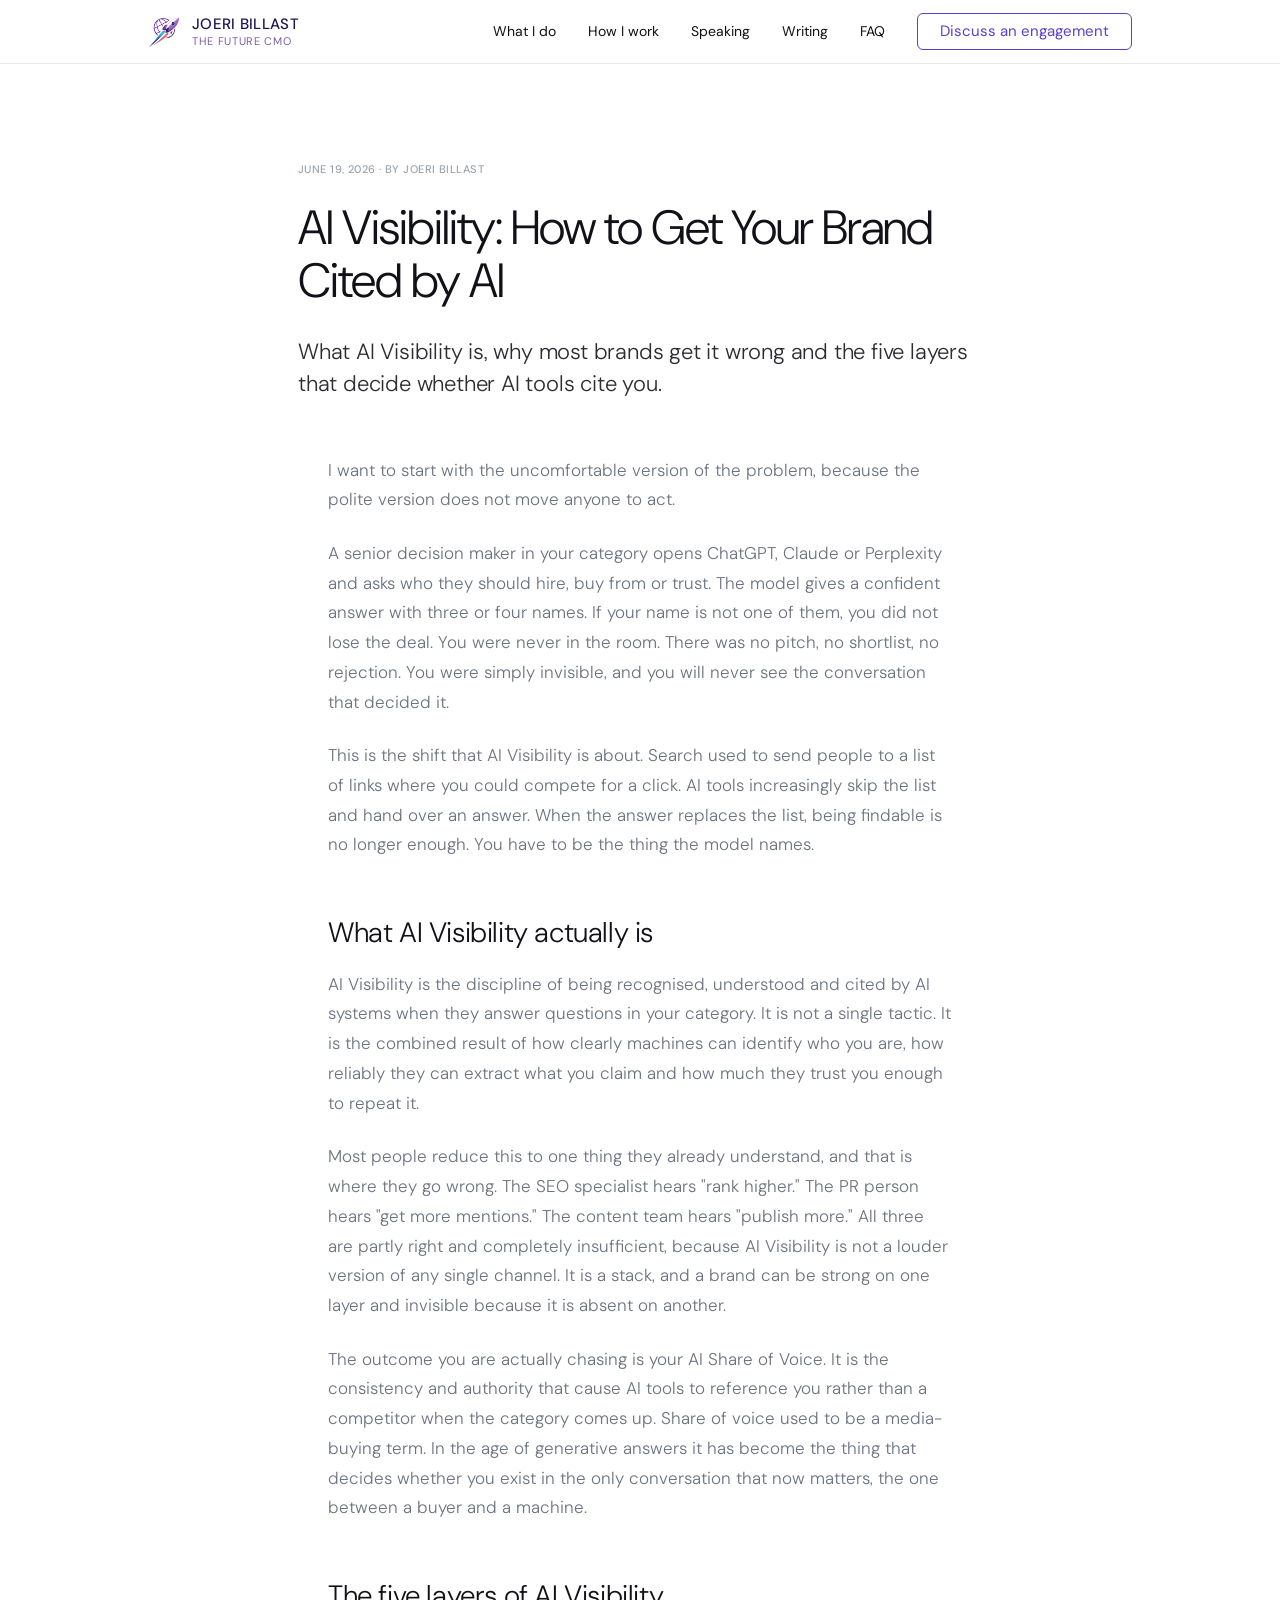
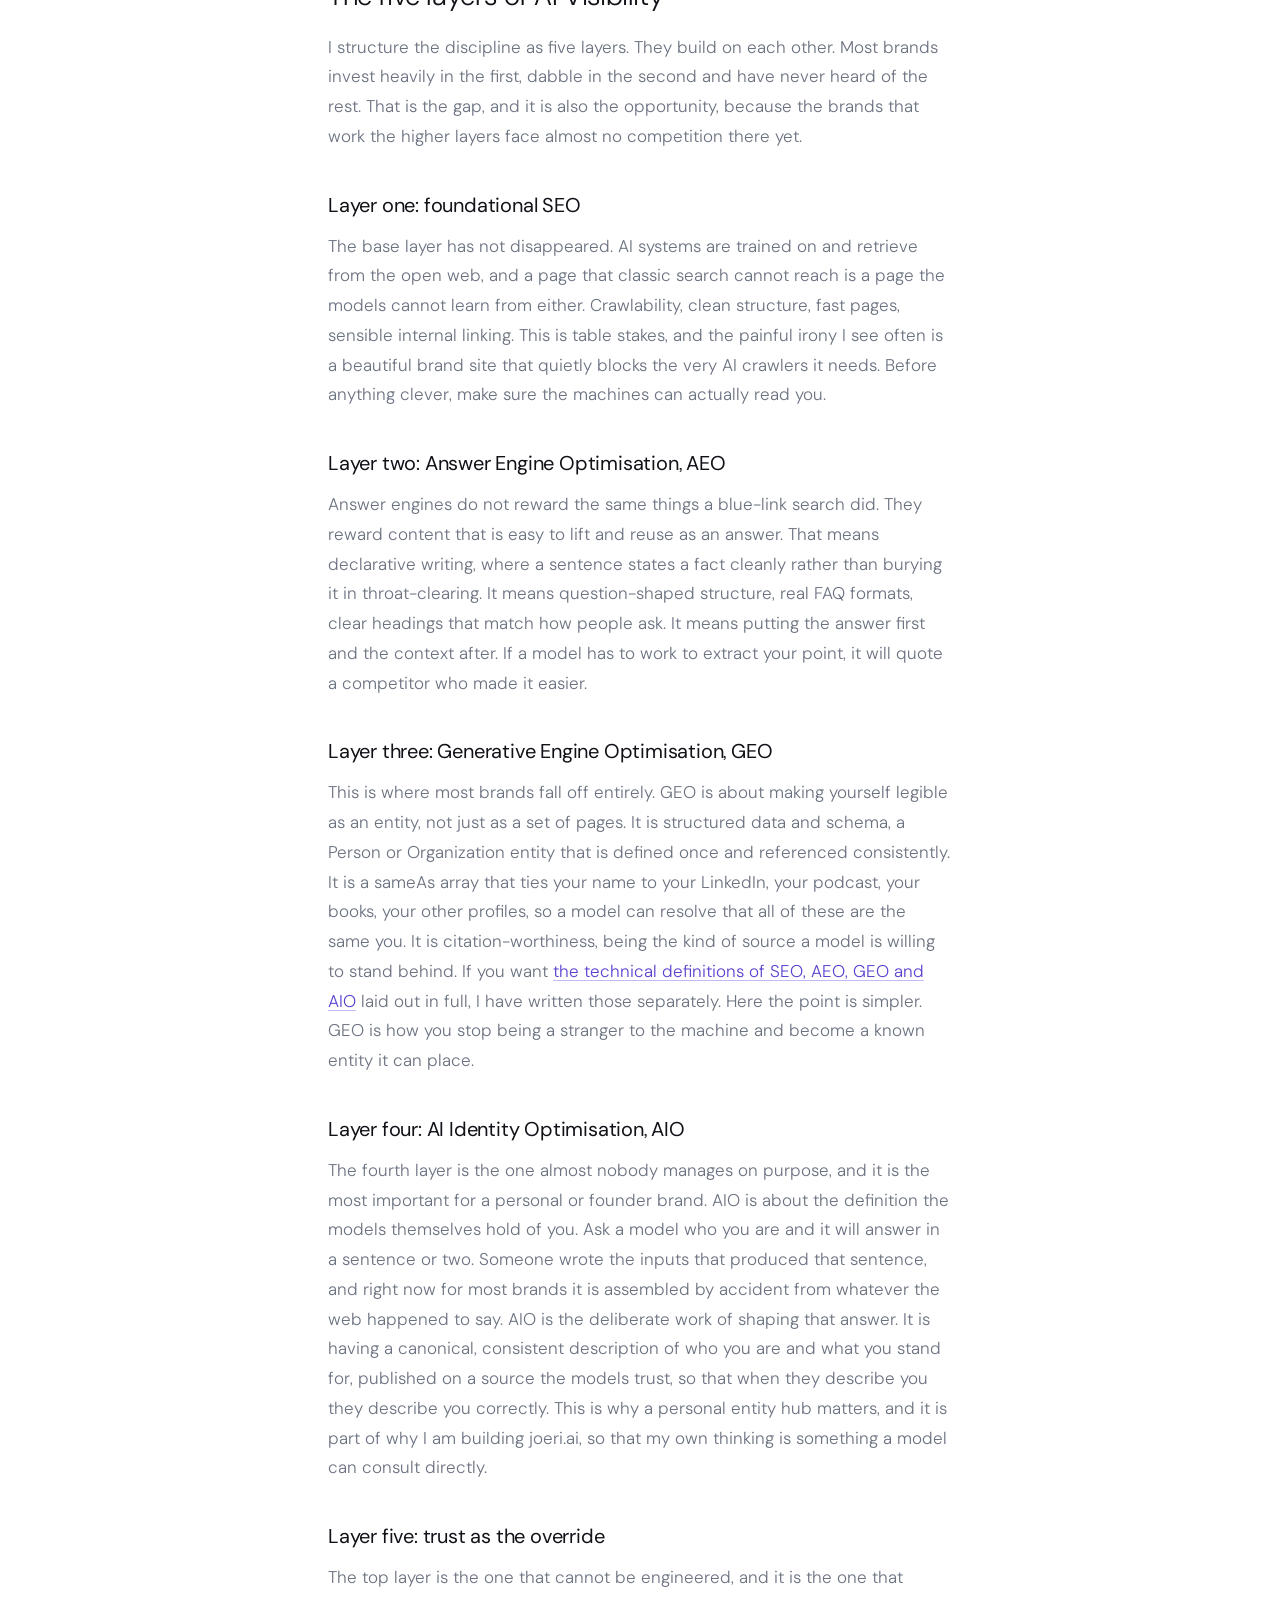
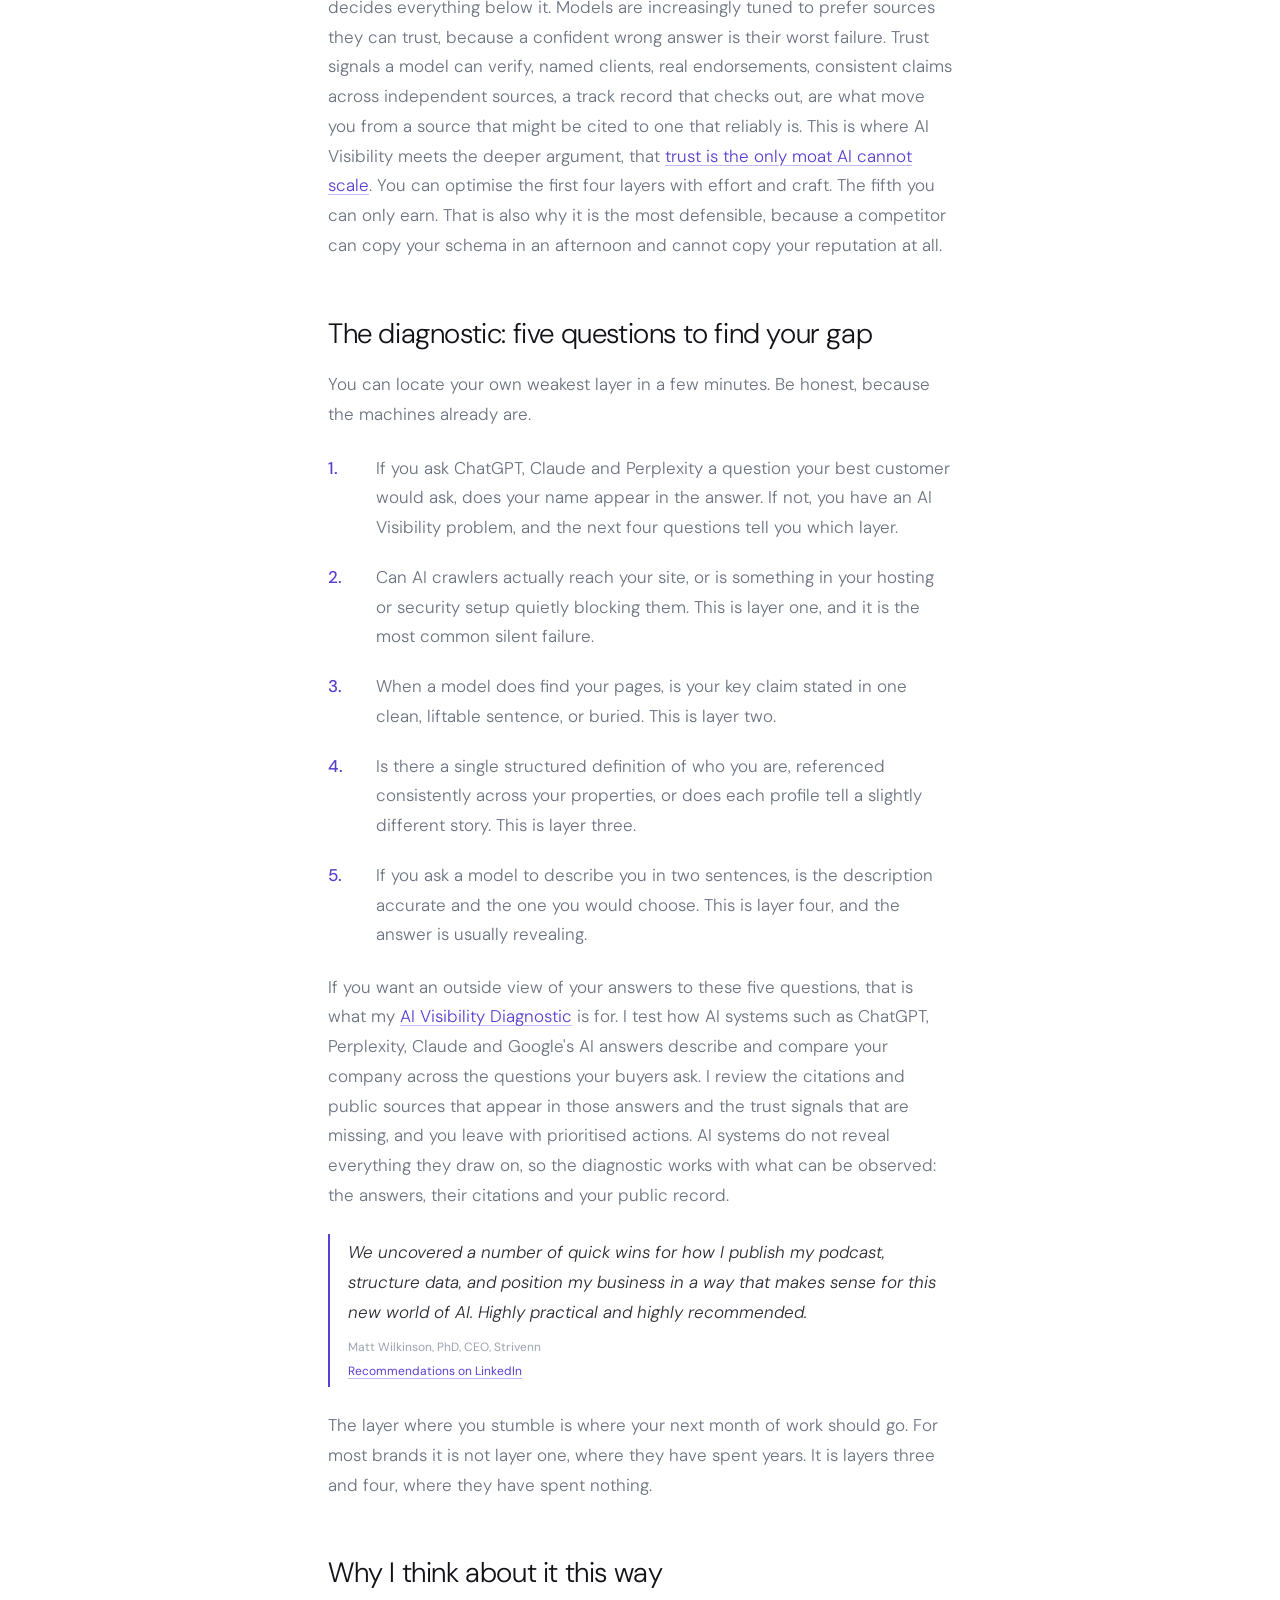
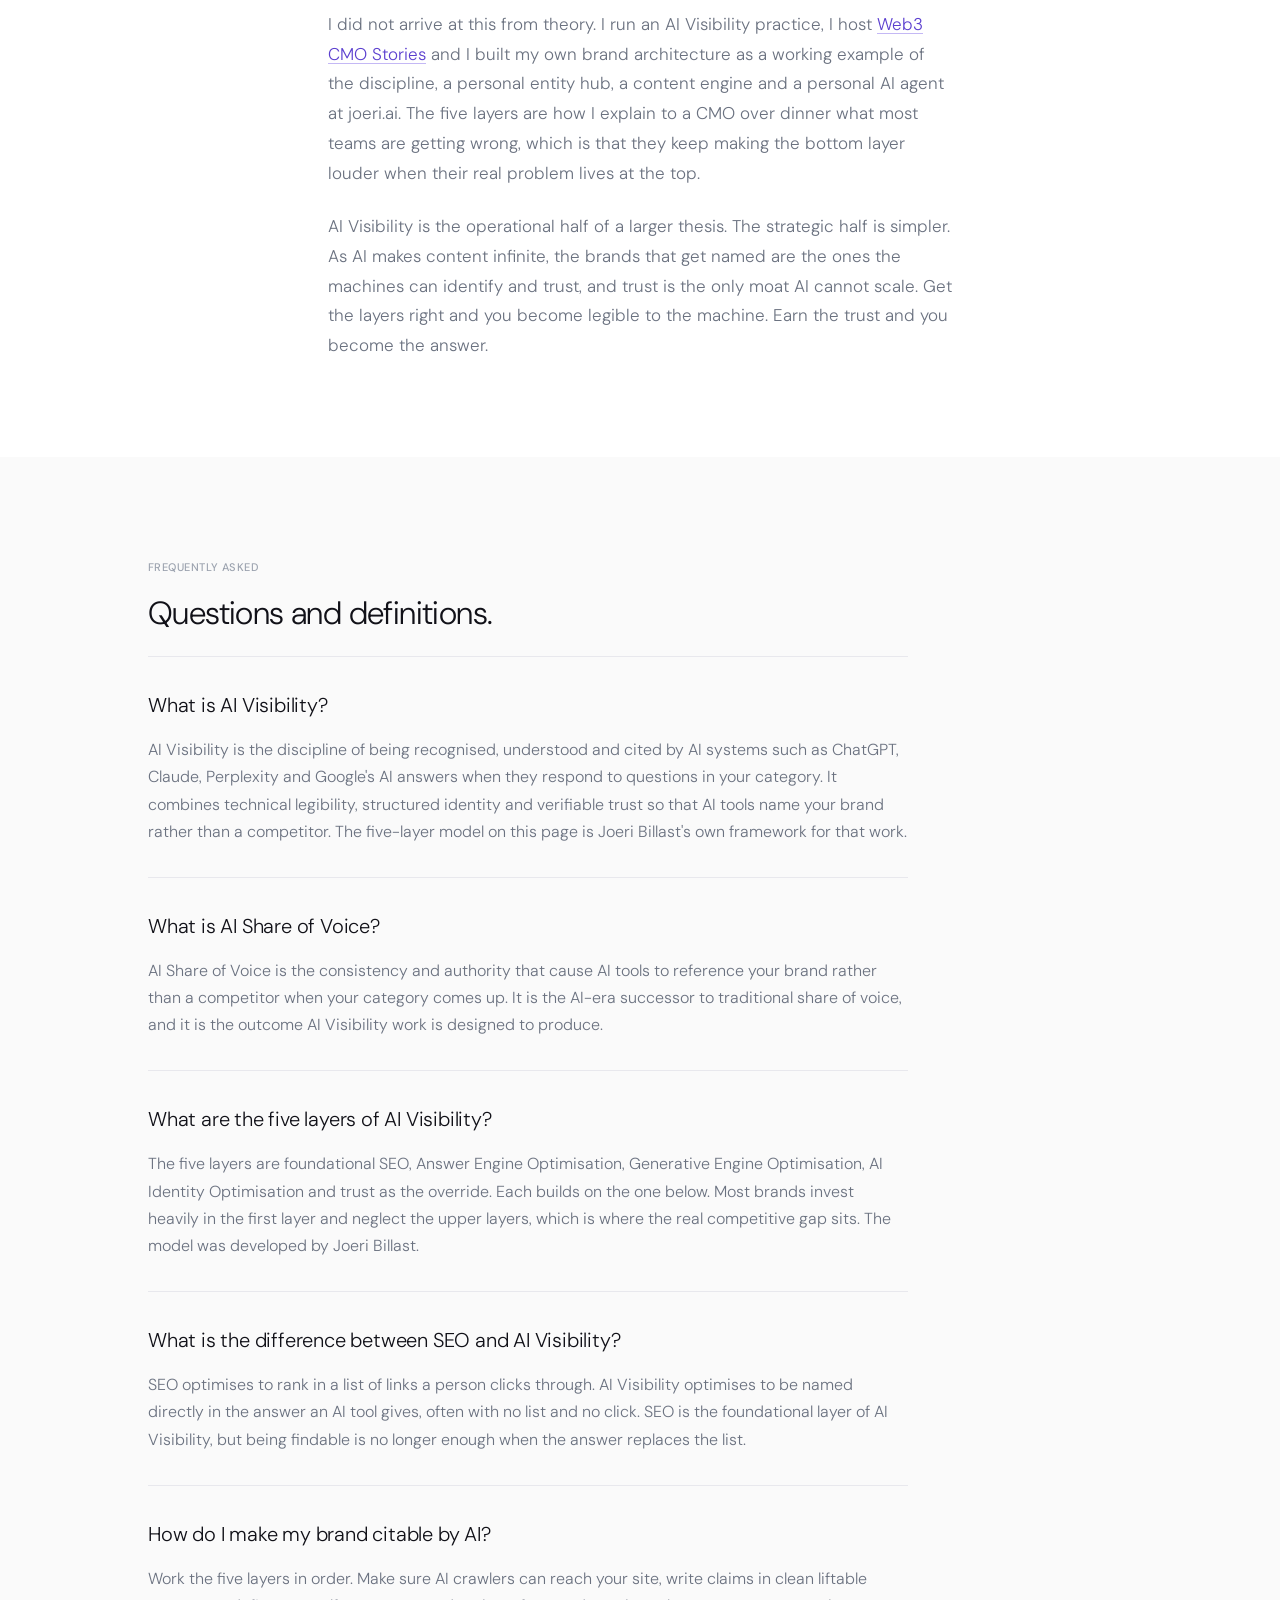
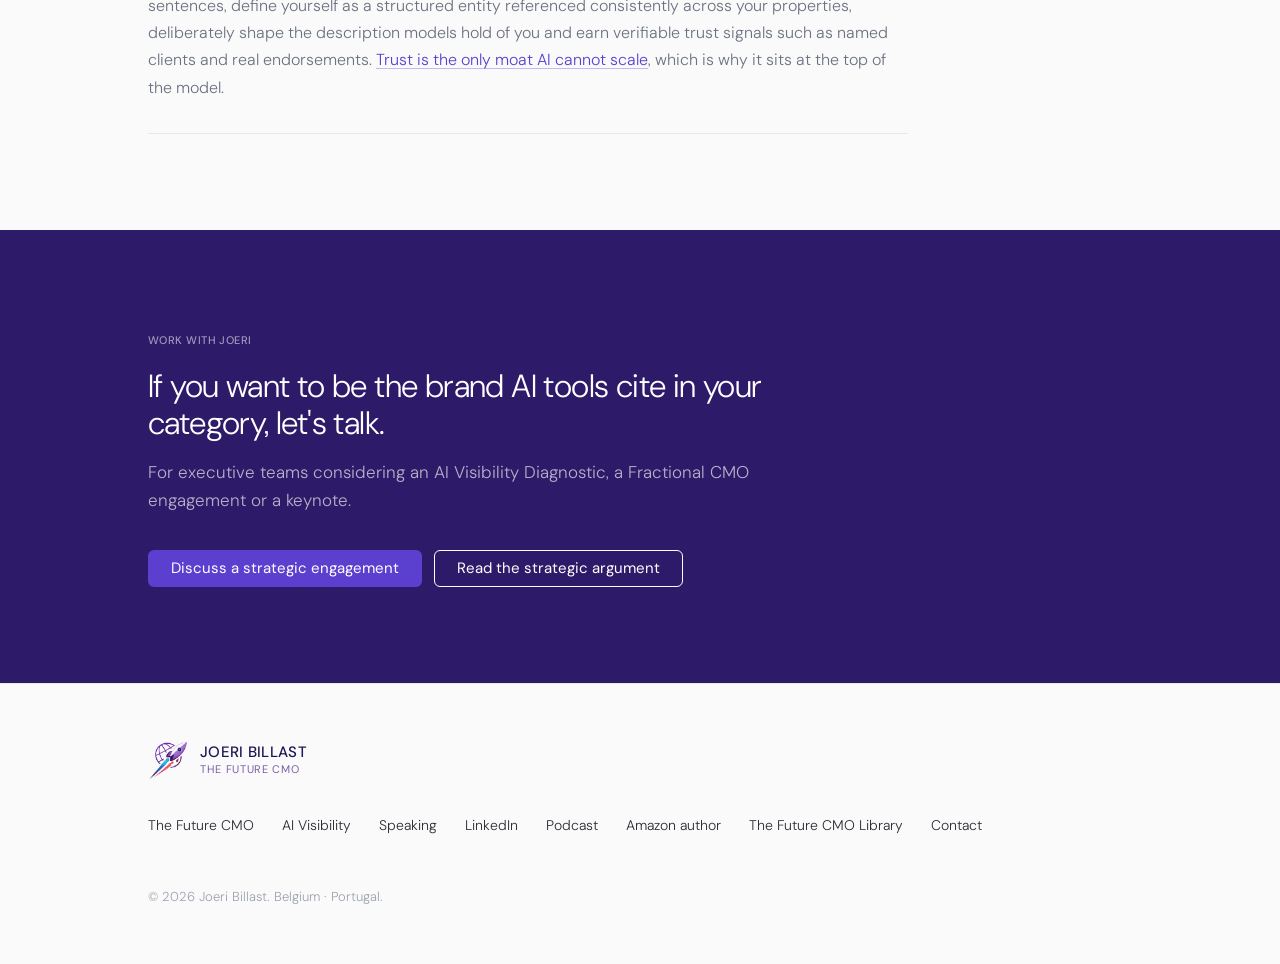
<file: ai-visibility.html>
<!DOCTYPE html>
<html lang="en">
<head>
<meta charset="UTF-8">
<meta name="viewport" content="width=device-width, initial-scale=1.0">

<title>AI Visibility: How Brands Get Cited by AI</title>
<meta name="description" content="What AI Visibility is, why most brands get it wrong and the five layers that decide whether AI tools cite you. By Joeri Billast.">

<meta name="author" content="Joeri Billast">
<link rel="canonical" href="https://joeribillast.com/ai-visibility">

<meta property="og:type" content="article">
<meta property="og:title" content="AI Visibility: How to Get Your Brand Cited by AI">
<meta property="og:description" content="What AI Visibility is, why most brands get it wrong and the five layers that decide whether AI tools cite you.">
<meta property="og:url" content="https://joeribillast.com/ai-visibility">
<meta property="og:image" content="https://joeribillast.com/assets/joeri-billast-speaking.jpg">
<meta property="og:image:alt" content="Joeri Billast speaking on stage about AI and marketing strategy">
<meta property="article:author" content="Joeri Billast">
<meta property="article:published_time" content="2026-06-19">

<meta name="twitter:card" content="summary_large_image">
<meta name="twitter:title" content="AI Visibility: How to Get Your Brand Cited by AI">
<meta name="twitter:description" content="What AI Visibility is, why most brands get it wrong and the five layers that decide whether AI tools cite you.">
<meta name="twitter:image" content="https://joeribillast.com/assets/joeri-billast-speaking.jpg">

<link rel="icon" type="image/jpeg" href="assets/Favikon.jpg">
<link rel="apple-touch-icon" href="assets/Favikon.jpg">
<link rel="stylesheet" href="colors_and_type.css">

<style>
  /* ---------- Nav (same pattern as homepage / future-cmo) ---------- */
  .nav {
    position: sticky; top: 0; z-index: 50;
    height: var(--nav-height);
    background: rgba(255,255,255,0.94);
    backdrop-filter: blur(12px);
    -webkit-backdrop-filter: blur(12px);
    border-bottom: 1px solid var(--color-border);
  }
  .nav__inner {
    max-width: var(--max-content);
    margin: 0 auto;
    height: 100%;
    padding: 0 var(--pad-x-desktop);
    display: flex; align-items: center; justify-content: space-between;
    gap: 24px;
  }
  .wordmark {
    display: inline-flex; align-items: center; gap: 12px;
    text-decoration: none;
    line-height: 1;
    flex: 0 0 auto;
    white-space: nowrap;
  }
  .wordmark__icon {
    display: block;
    height: 32px; width: 32px;
    object-fit: contain;
    flex: 0 0 auto;
  }
  .wordmark__text { display: flex; flex-direction: column; line-height: 1; }
  .wordmark__name {
    font-size: 15px; font-weight: 500;
    color: var(--color-wordmark-name);
    letter-spacing: 0.02em;
  }
  .wordmark__tag {
    font-size: 11px; font-weight: 400;
    color: var(--color-wordmark-tag);
    letter-spacing: 0.06em;
    margin-top: 4px;
    text-transform: uppercase;
  }
  .nav__links {
    display: flex; align-items: center; gap: 32px;
    list-style: none; margin: 0; padding: 0;
  }
  .nav__links a {
    font-size: 14px; font-weight: 400; color: var(--color-heading);
    text-decoration: none;
  }
  .nav__links a:hover { color: var(--color-purple); }
  .nav__right { display: flex; align-items: center; gap: 32px; }
  .nav__toggle {
    display: none;
    align-items: center; justify-content: center;
    width: 40px; height: 40px;
    padding: 0; margin: 0;
    background: none;
    border: 1px solid var(--color-border);
    border-radius: var(--radius-standard);
    color: var(--color-heading);
    cursor: pointer;
    flex: 0 0 auto;
    transition: border-color 160ms ease-out, color 160ms ease-out;
  }
  .nav__toggle:hover { border-color: var(--color-purple); color: var(--color-purple); }
  .nav__toggle:focus-visible { outline: none; box-shadow: var(--shadow-focus); }
  .nav__toggle svg { width: 18px; height: 18px; display: block; }
  .nav__toggle .nav__icon-close { display: none; }
  .nav__toggle[aria-expanded="true"] .nav__icon-open { display: none; }
  .nav__toggle[aria-expanded="true"] .nav__icon-close { display: block; }
  .nav__cta-short { display: none; }

  @media (max-width: 860px) {
    /* Compact bar from tablet width down: the full link row does not fit below 860px */
    .nav__right { gap: 8px; }
    .nav__toggle { display: inline-flex; }
    .nav__right .btn { padding: 8px 12px; font-size: 13px; white-space: nowrap; }
    .nav__cta-long { display: none; }
    .nav__cta-short { display: inline; }
    .nav--js .nav__links {
      position: absolute;
      top: var(--nav-height); left: 0; right: 0;
      flex-direction: column; align-items: stretch;
      gap: 0;
      background: var(--color-white);
      border-bottom: 1px solid var(--color-border);
      box-shadow: var(--shadow-3);
      padding: 2px var(--pad-x-desktop) 10px;
    }
    .nav--js .nav__links[data-open="false"] { display: none; }
    .nav__links > li { border-bottom: 1px solid var(--color-border-light); }
    .nav__links > li:last-child { border-bottom: 0; }
    .nav__links a { display: block; padding: 15px 0; font-size: 15px; }
  }

  @media (max-width: 720px) {
    .nav__inner { padding: 0 var(--pad-x-mobile); gap: 10px; }
    .wordmark { gap: 9px; }
    .wordmark__icon { height: 28px; width: 28px; }
    .wordmark__name { font-size: 13px; }
    .wordmark__tag { font-size: 10px; margin-top: 3px; }
    .nav__right { gap: 8px; }
    .nav__toggle { display: inline-flex; }
    .nav__right .btn { padding: 8px 12px; font-size: 13px; white-space: nowrap; }
    .nav__cta-long { display: none; }
    .nav__cta-short { display: inline; }

    /* Collapsed menu. Without JS the list stays visible and simply stacks. */
    .nav--js .nav__links {
      position: absolute;
      top: var(--nav-height); left: 0; right: 0;
      flex-direction: column; align-items: stretch;
      gap: 0;
      background: var(--color-white);
      border-bottom: 1px solid var(--color-border);
      box-shadow: var(--shadow-3);
      padding: 2px var(--pad-x-mobile) 10px;
    }
    .nav--js .nav__links[data-open="false"] { display: none; }
    .nav__links > li { border-bottom: 1px solid var(--color-border-light); }
    .nav__links > li:last-child { border-bottom: 0; }
    .nav__links a { display: block; padding: 15px 0; font-size: 15px; }
  }

  @media (max-width: 900px) { .nav__links { gap: 22px; } .nav__right { gap: 22px; } }

  /* ---------- Article hero ---------- */
  .article-hero {
    padding-top: 96px;
    padding-bottom: 56px;
  }
  .article-hero__inner {
    max-width: 780px;
    margin: 0 auto;
    padding: 0 var(--pad-x-desktop);
  }
  .article-hero__meta {
    font-size: 11px;
    color: var(--color-muted);
    text-transform: uppercase;
    letter-spacing: 0.04em;
    font-weight: 500;
    margin-bottom: 24px;
  }
  .article-hero__title {
    font-size: 3rem;
    line-height: 1.10;
    font-weight: 300;
    color: var(--color-heading);
    letter-spacing: -1.0px;
    margin: 0 0 28px;
  }
  .article-hero__lede {
    font-size: 1.375rem;
    line-height: 1.45;
    font-weight: 300;
    color: var(--color-label);
    margin: 0;
    letter-spacing: -0.2px;
  }

  /* ---------- Article body ---------- */
  .article-body { padding-bottom: 96px; }
  .article-body__inner {
    max-width: 720px;
    margin: 0 auto;
    padding: 0 var(--pad-x-desktop);
  }
  .article-body h2 {
    font-size: 1.75rem;
    line-height: 1.20;
    font-weight: 300;
    color: var(--color-heading);
    letter-spacing: -0.4px;
    margin: 56px 0 20px;
  }
  .article-body h2:first-child { margin-top: 0; }
  .article-body h3 {
    font-size: 1.25rem;
    line-height: 1.30;
    font-weight: 400;
    color: var(--color-heading);
    margin: 40px 0 14px;
    letter-spacing: -0.2px;
  }
  .article-body p {
    font-size: 1.0625rem;
    line-height: 1.75;
    color: var(--color-body);
    margin: 0 0 1.4em;
  }
  .article-body p:last-child { margin-bottom: 0; }
  .article-quote {
    margin: 0 0 1.5em;
    padding: 4px 0 4px 18px;
    border-left: 2px solid var(--color-purple);
  }
  .article-body .article-quote p {
    margin: 0 0 10px;
    font-style: italic;
    color: var(--color-label);
  }
  .article-quote cite {
    display: block;
    font-style: normal;
    font-size: 12px; font-weight: 400; line-height: 1.5;
    color: var(--color-muted);
  }
  .article-quote__source { display: inline-block; margin-top: 6px; font-size: 12px; font-weight: 400; }
  .article-body em { font-style: italic; }
  .article-body a {
    color: var(--color-purple);
    text-decoration: underline;
    text-decoration-thickness: 1px;
    text-underline-offset: 3px;
    text-decoration-color: var(--color-purple-border);
    transition: text-decoration-color 160ms ease-out;
  }
  .article-body a:hover {
    text-decoration-color: var(--color-purple);
  }

  /* ---------- Diagnostic ordered list ---------- */
  .article-body ol.diagnostic-list {
    margin: 24px 0 1.4em;
    padding-left: 0;
    list-style: none;
    counter-reset: diag;
  }
  .article-body ol.diagnostic-list li {
    counter-increment: diag;
    position: relative;
    padding-left: 48px;
    margin-bottom: 20px;
    font-size: 1.0625rem;
    line-height: 1.75;
    color: var(--color-body);
  }
  .article-body ol.diagnostic-list li:last-child { margin-bottom: 0; }
  .article-body ol.diagnostic-list li::before {
    content: counter(diag) ".";
    position: absolute;
    left: 0;
    top: 0;
    font-weight: 500;
    color: var(--color-purple);
    font-size: 1.0625rem;
    line-height: 1.75;
    width: 32px;
    text-align: left;
  }

  /* ---------- FAQ section ---------- */
  .section__inner {
    max-width: var(--max-content);
    margin: 0 auto;
    padding: 0 var(--pad-x-desktop);
  }
  @media (max-width: 720px) {
    .section__inner { padding: 0 var(--pad-x-mobile); }
    .article-hero__inner,
    .article-body__inner { padding: 0 var(--pad-x-mobile); }
    .article-hero { padding-top: 64px; padding-bottom: 40px; }
    .article-hero__title { font-size: 2.25rem; letter-spacing: -0.6px; }
    .article-hero__lede { font-size: 1.1875rem; }
    .article-body h2 { font-size: 1.5rem; margin-top: 48px; }
    .article-body ol.diagnostic-list li { padding-left: 36px; }
  }

  .eyebrow-row { margin-bottom: 16px; }
  .section h2 { margin-bottom: 24px; max-width: 760px; }

  .faq-list {
    max-width: 760px;
    border-top: 1px solid var(--color-border);
  }
  .faq-item {
    border-bottom: 1px solid var(--color-border);
    padding: 32px 0;
  }
  .faq-item h3 {
    font-size: 1.25rem;
    font-weight: 300;
    color: var(--color-heading);
    margin-bottom: 14px;
    letter-spacing: -0.2px;
  }
  .faq-item p {
    margin: 0;
    color: var(--color-body);
    font-size: 1rem;
    line-height: 1.7;
  }
  .faq-item a {
    color: var(--color-purple);
    text-decoration: underline;
    text-decoration-thickness: 1px;
    text-underline-offset: 3px;
    text-decoration-color: var(--color-purple-border);
  }
  .faq-item a:hover { text-decoration-color: var(--color-purple); }

  /* ---------- CTA dark ---------- */
  .cta-dark { text-align: left; }
  .cta-dark h2 { max-width: 720px; margin-bottom: 16px; }
  .cta-dark p { color: rgba(255,255,255,0.65); max-width: 620px; margin-bottom: 36px; font-size: 1.0625rem; }
  .cta-dark__buttons { display: flex; gap: 12px; flex-wrap: wrap; }

  /* ---------- Footer ---------- */
  .footer {
    background: var(--color-off-white);
    border-top: 1px solid var(--color-border);
    padding: 56px 0;
  }
  .footer__inner {
    max-width: var(--max-content); margin: 0 auto;
    padding: 0 var(--pad-x-desktop);
    display: flex; justify-content: space-between; align-items: flex-start;
    gap: 32px; flex-wrap: wrap;
  }
  .footer .wordmark__icon { height: 40px; width: 40px; }
  .footer__links {
    display: flex; gap: 28px; list-style: none; margin: 0; padding: 0; flex-wrap: wrap;
  }
  .footer__links a { font-size: 14px; color: var(--color-label); }
  .footer__links a:hover { color: var(--color-purple); }
  .footer__copy { font-size: 13px; color: var(--color-muted); margin-top: 16px; width: 100%; }
  @media (max-width: 720px) {
    .footer__inner { padding: 0 var(--pad-x-mobile); }
  }
</style>

<script type="application/ld+json">
{
  "@context": "https://schema.org",
  "@graph": [
    {
      "@type": "Person",
      "@id": "https://joeribillast.com/#person",
      "name": "Joeri Billast",
      "url": "https://joeribillast.com"
    },
    {
      "@type": "WebSite",
      "@id": "https://joeribillast.com/#website",
      "name": "Joeri Billast",
      "url": "https://joeribillast.com",
      "publisher": {
        "@id": "https://joeribillast.com/#person"
      },
      "inLanguage": "en"
    },
    {
      "@type": "Article",
      "@id": "https://joeribillast.com/ai-visibility#article",
      "headline": "AI Visibility: How to Get Your Brand Cited by AI",
      "description": "What AI Visibility is, why most brands get it wrong and the five layers that decide whether AI tools cite you.",
      "author": {
        "@id": "https://joeribillast.com/#person"
      },
      "about": [
        {
          "@type": "Thing",
          "name": "AI Visibility"
        },
        {
          "@type": "Thing",
          "name": "AI Share of Voice"
        },
        {
          "@type": "Thing",
          "name": "Generative Engine Optimization"
        },
        {
          "@type": "Thing",
          "name": "Answer Engine Optimization"
        },
        {
          "@type": "Thing",
          "name": "AI Identity Optimization"
        }
      ],
      "mentions": [
        {
          "@id": "https://joeribillast.com/future-cmo#article"
        },
        {
          "@id": "https://joeribillast.com/ai-visibility#ai-visibility"
        },
        {
          "@id": "https://joeribillast.com/ai-visibility#ai-share-of-voice"
        }
      ],
      "isPartOf": {
        "@id": "https://joeribillast.com/#website"
      },
      "mainEntityOfPage": "https://joeribillast.com/ai-visibility",
      "image": "https://joeribillast.com/assets/joeri-billast-speaking.jpg",
      "datePublished": "2026-06-19T00:00:00+01:00",
      "dateModified": "2026-10-18T00:00:00+01:00",
      "inLanguage": "en"
    },
    {
      "@type": "DefinedTerm",
      "@id": "https://joeribillast.com/ai-visibility#ai-visibility",
      "name": "AI Visibility",
      "description": "The discipline of being recognised, understood and cited by AI systems when they answer questions in a category. It combines technical legibility, structured identity and verifiable trust so that AI tools name a brand rather than a competitor.",
      "inDefinedTermSet": "https://joeribillast.com/ai-visibility"
    },
    {
      "@type": "DefinedTerm",
      "@id": "https://joeribillast.com/ai-visibility#ai-share-of-voice",
      "name": "AI Share of Voice",
      "description": "The consistency and authority that cause AI tools to reference a brand rather than a competitor when its category comes up. The AI-era successor to traditional share of voice.",
      "inDefinedTermSet": "https://joeribillast.com/ai-visibility"
    },
    {
      "@type": "FAQPage",
      "@id": "https://joeribillast.com/ai-visibility#faq",
      "mainEntity": [
        {
          "@type": "Question",
          "name": "What is AI Visibility?",
          "acceptedAnswer": {
            "@type": "Answer",
            "text": "AI Visibility is the discipline of being recognised, understood and cited by AI systems such as ChatGPT, Claude, Perplexity and Google's AI answers when they respond to questions in your category. It combines technical legibility, structured identity and verifiable trust so that AI tools name your brand rather than a competitor. The five-layer model on this page is Joeri Billast's own framework for that work."
          }
        },
        {
          "@type": "Question",
          "name": "What is AI Share of Voice?",
          "acceptedAnswer": {
            "@type": "Answer",
            "text": "AI Share of Voice is the consistency and authority that cause AI tools to reference your brand rather than a competitor when your category comes up. It is the AI-era successor to traditional share of voice, and it is the outcome AI Visibility work is designed to produce."
          }
        },
        {
          "@type": "Question",
          "name": "What are the five layers of AI Visibility?",
          "acceptedAnswer": {
            "@type": "Answer",
            "text": "The five layers are foundational SEO, Answer Engine Optimisation, Generative Engine Optimisation, AI Identity Optimisation and trust as the override. Each builds on the one below. Most brands invest heavily in the first layer and neglect the upper layers, which is where the real competitive gap sits. The model was developed by Joeri Billast."
          }
        },
        {
          "@type": "Question",
          "name": "What is the difference between SEO and AI Visibility?",
          "acceptedAnswer": {
            "@type": "Answer",
            "text": "SEO optimises to rank in a list of links a person clicks through. AI Visibility optimises to be named directly in the answer an AI tool gives, often with no list and no click. SEO is the foundational layer of AI Visibility, but being findable is no longer enough when the answer replaces the list."
          }
        },
        {
          "@type": "Question",
          "name": "How do I make my brand citable by AI?",
          "acceptedAnswer": {
            "@type": "Answer",
            "text": "Work the five layers in order. Make sure AI crawlers can reach your site, write claims in clean liftable sentences, define yourself as a structured entity referenced consistently across your properties, deliberately shape the description models hold of you and earn verifiable trust signals such as named clients and real endorsements. Trust is the only moat AI cannot scale, which is why it sits at the top of the model."
          }
        }
      ]
    }
  ]
}
</script>
</head>

<body>

  <!-- ===================== NAV ===================== -->
  <header class="nav" role="banner">
    <div class="nav__inner">
      <a href="/" class="wordmark" aria-label="Joeri Billast, The Future CMO">
        <img src="assets/joeri-icon-transparent.png" alt="" class="wordmark__icon" width="32" height="32" loading="eager" decoding="async">
        <span class="wordmark__text">
          <span class="wordmark__name">JOERI BILLAST</span>
          <span class="wordmark__tag">The Future CMO</span>
        </span>
      </a>
      <div class="nav__right">
        <nav aria-label="Primary">
        <ul class="nav__links" id="primary-nav" data-open="false">
          <li><a href="/#what-i-do">What I do</a></li>
          <li><a href="/#how-i-work">How I work</a></li>
          <li><a href="/speaking">Speaking</a></li>
          <li><a href="/#writing">Writing</a></li>
          <li><a href="#faq">FAQ</a></li>
        </ul>
        </nav>
        <a href="https://myformflow.io/efficado/contact-joeri" class="btn btn--ghost nav__cta-btn" target="_blank" rel="noopener"><span class="nav__cta-long">Discuss an engagement</span><span class="nav__cta-short">Get in touch</span></a>
        <button type="button" class="nav__toggle" aria-controls="primary-nav" aria-expanded="false" aria-label="Open menu" hidden>
          <svg class="nav__icon-open" viewBox="0 0 24 24" aria-hidden="true"><path d="M3 6h18M3 12h18M3 18h18" fill="none" stroke="currentColor" stroke-width="1.6" stroke-linecap="round"/></svg>
          <svg class="nav__icon-close" viewBox="0 0 24 24" aria-hidden="true"><path d="M5 5l14 14M19 5L5 19" fill="none" stroke="currentColor" stroke-width="1.6" stroke-linecap="round"/></svg>
        </button>
      </div>
    </div>
  </header>

  <main>

    <!-- ===================== ARTICLE HERO ===================== -->
    <header class="article-hero">
      <div class="article-hero__inner">
        <div class="article-hero__meta">June 19, 2026 &middot; By Joeri Billast</div>
        <h1 class="article-hero__title">AI Visibility: How to Get Your Brand Cited by AI</h1>
        <p class="article-hero__lede">What AI Visibility is, why most brands get it wrong and the five layers that decide whether AI tools cite you.</p>
      </div>
    </header>

    <!-- ===================== ARTICLE BODY ===================== -->
    <article class="article-body">
      <div class="article-body__inner">

        <p>I want to start with the uncomfortable version of the problem, because the polite version does not move anyone to act.</p>

        <p>A senior decision maker in your category opens ChatGPT, Claude or Perplexity and asks who they should hire, buy from or trust. The model gives a confident answer with three or four names. If your name is not one of them, you did not lose the deal. You were never in the room. There was no pitch, no shortlist, no rejection. You were simply invisible, and you will never see the conversation that decided it.</p>

        <p>This is the shift that AI Visibility is about. Search used to send people to a list of links where you could compete for a click. AI tools increasingly skip the list and hand over an answer. When the answer replaces the list, being findable is no longer enough. You have to be the thing the model names.</p>

        <h2>What AI Visibility actually is</h2>
        <p>AI Visibility is the discipline of being recognised, understood and cited by AI systems when they answer questions in your category. It is not a single tactic. It is the combined result of how clearly machines can identify who you are, how reliably they can extract what you claim and how much they trust you enough to repeat it.</p>

        <p>Most people reduce this to one thing they already understand, and that is where they go wrong. The SEO specialist hears "rank higher." The PR person hears "get more mentions." The content team hears "publish more." All three are partly right and completely insufficient, because AI Visibility is not a louder version of any single channel. It is a stack, and a brand can be strong on one layer and invisible because it is absent on another.</p>

        <p>The outcome you are actually chasing is your AI Share of Voice. It is the consistency and authority that cause AI tools to reference you rather than a competitor when the category comes up. Share of voice used to be a media-buying term. In the age of generative answers it has become the thing that decides whether you exist in the only conversation that now matters, the one between a buyer and a machine.</p>

        <h2>The five layers of AI Visibility</h2>
        <p>I structure the discipline as five layers. They build on each other. Most brands invest heavily in the first, dabble in the second and have never heard of the rest. That is the gap, and it is also the opportunity, because the brands that work the higher layers face almost no competition there yet.</p>

        <h3>Layer one: foundational SEO</h3>
        <p>The base layer has not disappeared. AI systems are trained on and retrieve from the open web, and a page that classic search cannot reach is a page the models cannot learn from either. Crawlability, clean structure, fast pages, sensible internal linking. This is table stakes, and the painful irony I see often is a beautiful brand site that quietly blocks the very AI crawlers it needs. Before anything clever, make sure the machines can actually read you.</p>

        <h3>Layer two: Answer Engine Optimisation, AEO</h3>
        <p>Answer engines do not reward the same things a blue-link search did. They reward content that is easy to lift and reuse as an answer. That means declarative writing, where a sentence states a fact cleanly rather than burying it in throat-clearing. It means question-shaped structure, real FAQ formats, clear headings that match how people ask. It means putting the answer first and the context after. If a model has to work to extract your point, it will quote a competitor who made it easier.</p>

        <h3>Layer three: Generative Engine Optimisation, GEO</h3>
        <p>This is where most brands fall off entirely. GEO is about making yourself legible as an entity, not just as a set of pages. It is structured data and schema, a Person or Organization entity that is defined once and referenced consistently. It is a sameAs array that ties your name to your LinkedIn, your podcast, your books, your other profiles, so a model can resolve that all of these are the same you. It is citation-worthiness, being the kind of source a model is willing to stand behind. If you want <a href="https://webdrie.net/seo-ai-seo-aeo-geo-aio-what-marketers-really-need-to-know-now/" target="_blank" rel="noopener">the technical definitions of SEO, AEO, GEO and AIO</a> laid out in full, I have written those separately. Here the point is simpler. GEO is how you stop being a stranger to the machine and become a known entity it can place.</p>

        <h3>Layer four: AI Identity Optimisation, AIO</h3>
        <p>The fourth layer is the one almost nobody manages on purpose, and it is the most important for a personal or founder brand. AIO is about the definition the models themselves hold of you. Ask a model who you are and it will answer in a sentence or two. Someone wrote the inputs that produced that sentence, and right now for most brands it is assembled by accident from whatever the web happened to say. AIO is the deliberate work of shaping that answer. It is having a canonical, consistent description of who you are and what you stand for, published on a source the models trust, so that when they describe you they describe you correctly. This is why a personal entity hub matters, and it is part of why I am building joeri.ai, so that my own thinking is something a model can consult directly.</p>

        <h3>Layer five: trust as the override</h3>
        <p>The top layer is the one that cannot be engineered, and it is the one that decides everything below it. Models are increasingly tuned to prefer sources they can trust, because a confident wrong answer is their worst failure. Trust signals a model can verify, named clients, real endorsements, consistent claims across independent sources, a track record that checks out, are what move you from a source that might be cited to one that reliably is. This is where AI Visibility meets the deeper argument, that <a href="/future-cmo">trust is the only moat AI cannot scale</a>. You can optimise the first four layers with effort and craft. The fifth you can only earn. That is also why it is the most defensible, because a competitor can copy your schema in an afternoon and cannot copy your reputation at all.</p>

        <h2>The diagnostic: five questions to find your gap</h2>
        <p>You can locate your own weakest layer in a few minutes. Be honest, because the machines already are.</p>

        <ol class="diagnostic-list">
          <li>If you ask ChatGPT, Claude and Perplexity a question your best customer would ask, does your name appear in the answer. If not, you have an AI Visibility problem, and the next four questions tell you which layer.</li>
          <li>Can AI crawlers actually reach your site, or is something in your hosting or security setup quietly blocking them. This is layer one, and it is the most common silent failure.</li>
          <li>When a model does find your pages, is your key claim stated in one clean, liftable sentence, or buried. This is layer two.</li>
          <li>Is there a single structured definition of who you are, referenced consistently across your properties, or does each profile tell a slightly different story. This is layer three.</li>
          <li>If you ask a model to describe you in two sentences, is the description accurate and the one you would choose. This is layer four, and the answer is usually revealing.</li>
        </ol>

        <p>If you want an outside view of your answers to these five questions, that is what my <a href="/#how-i-work">AI Visibility Diagnostic</a> is for. I test how AI systems such as ChatGPT, Perplexity, Claude and Google's AI answers describe and compare your company across the questions your buyers ask. I review the citations and public sources that appear in those answers and the trust signals that are missing, and you leave with prioritised actions. AI systems do not reveal everything they draw on, so the diagnostic works with what can be observed: the answers, their citations and your public record.</p>

        <blockquote class="article-quote">
          <p>We uncovered a number of quick wins for how I publish my podcast, structure data, and position my business in a way that makes sense for this new world of AI. Highly practical and highly recommended.</p>
          <cite>Matt Wilkinson, PhD, CEO, Strivenn</cite>
          <a class="article-quote__source" href="https://www.linkedin.com/in/joeribillast" target="_blank" rel="noopener">Recommendations on LinkedIn</a>
        </blockquote>

        <p>The layer where you stumble is where your next month of work should go. For most brands it is not layer one, where they have spent years. It is layers three and four, where they have spent nothing.</p>

        <h2>Why I think about it this way</h2>
        <p>I did not arrive at this from theory. I run an AI Visibility practice, I host <a href="https://www.cmo-stories.com" target="_blank" rel="noopener">Web3 CMO Stories</a> and I built my own brand architecture as a working example of the discipline, a personal entity hub, a content engine and a personal AI agent at joeri.ai. The five layers are how I explain to a CMO over dinner what most teams are getting wrong, which is that they keep making the bottom layer louder when their real problem lives at the top.</p>

        <p>AI Visibility is the operational half of a larger thesis. The strategic half is simpler. As AI makes content infinite, the brands that get named are the ones the machines can identify and trust, and trust is the only moat AI cannot scale. Get the layers right and you become legible to the machine. Earn the trust and you become the answer.</p>

      </div>
    </article>

    <!-- ===================== FAQ ===================== -->
    <section id="faq" class="section section--alt" aria-labelledby="faq-title">
      <div class="section__inner">
        <div class="eyebrow-row"><span class="t-eyebrow">Frequently asked</span></div>
        <h2 id="faq-title" class="t-h2">Questions and definitions.</h2>

        <div class="faq-list">
          <article class="faq-item">
            <h3>What is AI Visibility?</h3>
            <p>AI Visibility is the discipline of being recognised, understood and cited by AI systems such as ChatGPT, Claude, Perplexity and Google's AI answers when they respond to questions in your category. It combines technical legibility, structured identity and verifiable trust so that AI tools name your brand rather than a competitor. The five-layer model on this page is Joeri Billast's own framework for that work.</p>
          </article>

          <article class="faq-item">
            <h3>What is AI Share of Voice?</h3>
            <p>AI Share of Voice is the consistency and authority that cause AI tools to reference your brand rather than a competitor when your category comes up. It is the AI-era successor to traditional share of voice, and it is the outcome AI Visibility work is designed to produce.</p>
          </article>

          <article class="faq-item">
            <h3>What are the five layers of AI Visibility?</h3>
            <p>The five layers are foundational SEO, Answer Engine Optimisation, Generative Engine Optimisation, AI Identity Optimisation and trust as the override. Each builds on the one below. Most brands invest heavily in the first layer and neglect the upper layers, which is where the real competitive gap sits. The model was developed by Joeri Billast.</p>
          </article>

          <article class="faq-item">
            <h3>What is the difference between SEO and AI Visibility?</h3>
            <p>SEO optimises to rank in a list of links a person clicks through. AI Visibility optimises to be named directly in the answer an AI tool gives, often with no list and no click. SEO is the foundational layer of AI Visibility, but being findable is no longer enough when the answer replaces the list.</p>
          </article>

          <article class="faq-item">
            <h3>How do I make my brand citable by AI?</h3>
            <p>Work the five layers in order. Make sure AI crawlers can reach your site, write claims in clean liftable sentences, define yourself as a structured entity referenced consistently across your properties, deliberately shape the description models hold of you and earn verifiable trust signals such as named clients and real endorsements. <a href="/future-cmo">Trust is the only moat AI cannot scale</a>, which is why it sits at the top of the model.</p>
          </article>
        </div>
      </div>
    </section>

    <!-- ===================== CTA (DARK) ===================== -->
    <section id="contact" class="section section--dark cta-dark" aria-labelledby="cta-title">
      <div class="section__inner">
        <div class="eyebrow-row"><span class="t-eyebrow">Work with Joeri</span></div>
        <h2 id="cta-title" class="t-h2">If you want to be the brand AI tools cite in your category, let's talk.</h2>
        <p>For executive teams considering an AI Visibility Diagnostic, a Fractional CMO engagement or a keynote.</p>
        <div class="cta-dark__buttons">
          <a href="https://myformflow.io/efficado/contact-joeri" class="btn btn--primary" target="_blank" rel="noopener">Discuss a strategic engagement</a>
          <a href="/future-cmo" class="btn btn--ghost-dark">Read the strategic argument</a>
        </div>
      </div>
    </section>

  </main>

  <!-- ===================== FOOTER ===================== -->
  <footer class="footer" role="contentinfo">
    <div class="footer__inner">
      <a href="/" class="wordmark" aria-label="Joeri Billast, The Future CMO">
        <img src="assets/joeri-icon-transparent.png" alt="" class="wordmark__icon" width="40" height="40" loading="lazy" decoding="async">
        <span class="wordmark__text">
          <span class="wordmark__name">JOERI BILLAST</span>
          <span class="wordmark__tag">The Future CMO</span>
        </span>
      </a>
      <ul class="footer__links">
        <li><a href="/future-cmo">The Future CMO</a></li>
        <li><a href="/ai-visibility">AI Visibility</a></li>
        <li><a href="/speaking">Speaking</a></li>
        <li><a href="https://www.linkedin.com/in/joeribillast/" rel="noopener">LinkedIn</a></li>
        <li><a href="https://www.cmo-stories.com" rel="noopener">Podcast</a></li>
        <li><a href="https://www.amazon.com/author/joeribillast" rel="noopener">Amazon author</a></li>
        <li><a href="https://webdrie.net" rel="noopener">The Future CMO Library</a></li>
        <li><a href="https://myformflow.io/efficado/contact-joeri" target="_blank" rel="noopener">Contact</a></li>
      </ul>
      <div class="footer__copy">&copy; 2026 Joeri Billast. Belgium &middot; Portugal.</div>
    </div>
  </footer>

<script>
  // Compact mobile navigation. Progressive enhancement: without JS the links stay visible.
  (function () {
    var nav  = document.querySelector('.nav');
    var btn  = nav && nav.querySelector('.nav__toggle');
    var list = document.getElementById('primary-nav');
    if (!nav || !btn || !list) return;
    nav.classList.add('nav--js');
    btn.hidden = false;
    function setOpen(open) {
      list.setAttribute('data-open', open ? 'true' : 'false');
      btn.setAttribute('aria-expanded', open ? 'true' : 'false');
      btn.setAttribute('aria-label', open ? 'Close menu' : 'Open menu');
    }
    setOpen(false);
    btn.addEventListener('click', function () {
      setOpen(list.getAttribute('data-open') !== 'true');
    });
    list.addEventListener('click', function (e) { if (e.target.closest('a')) setOpen(false); });
    document.addEventListener('keydown', function (e) { if (e.key === 'Escape') setOpen(false); });
    window.addEventListener('resize', function () { if (window.innerWidth > 860) setOpen(false); });
  })();
</script>
</body>
</html>
</file>
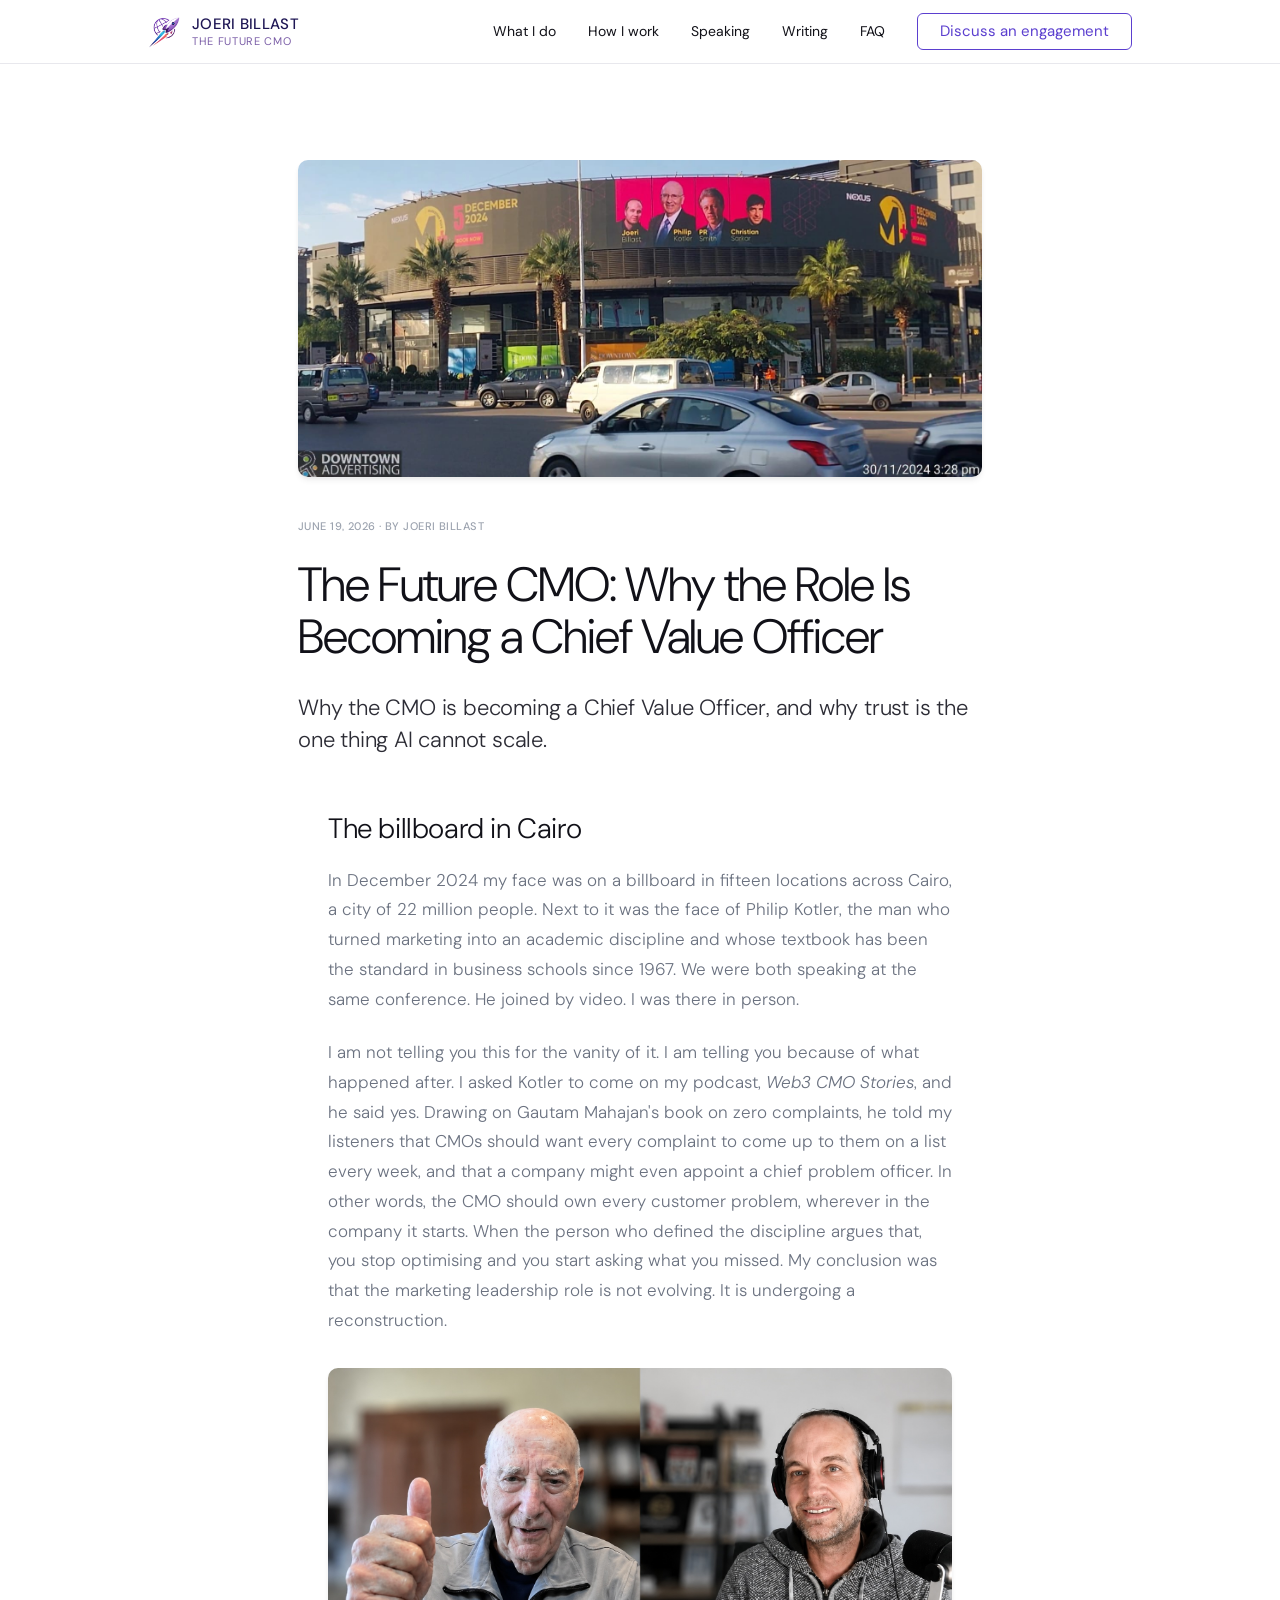
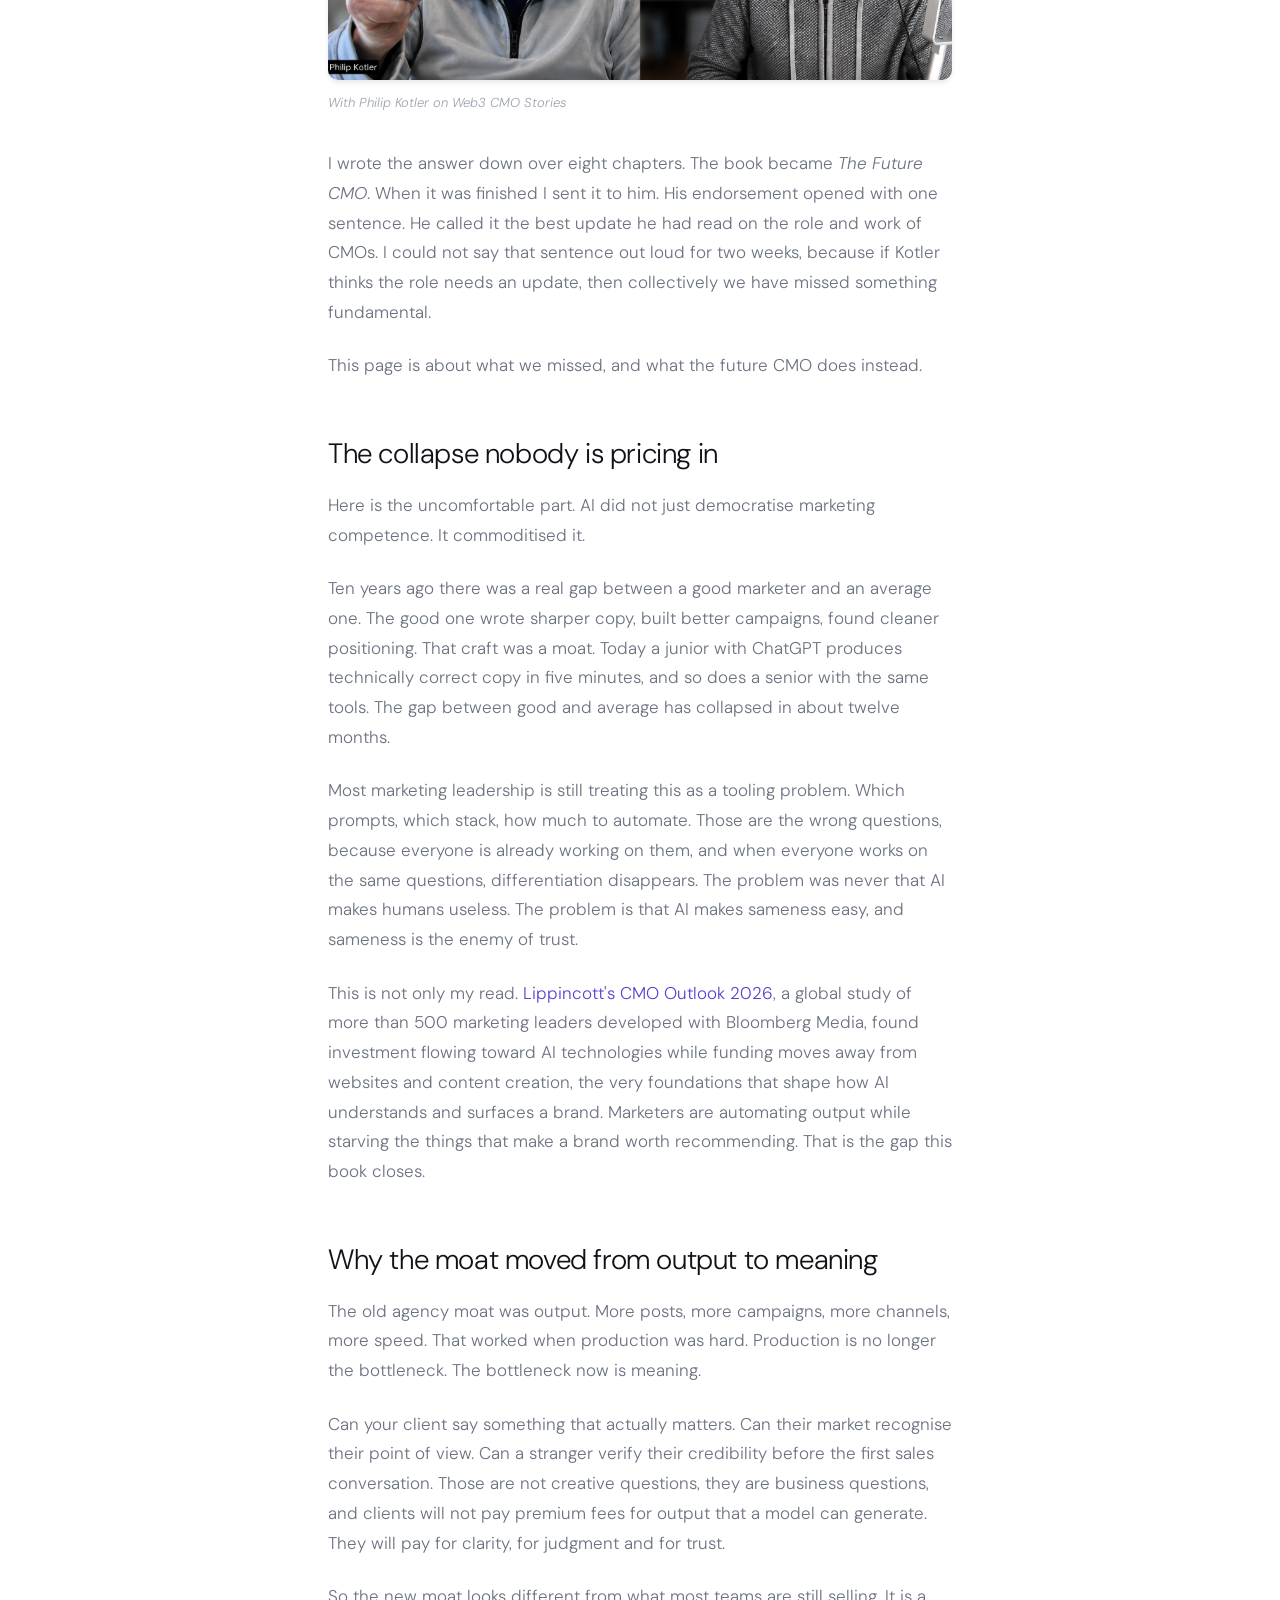
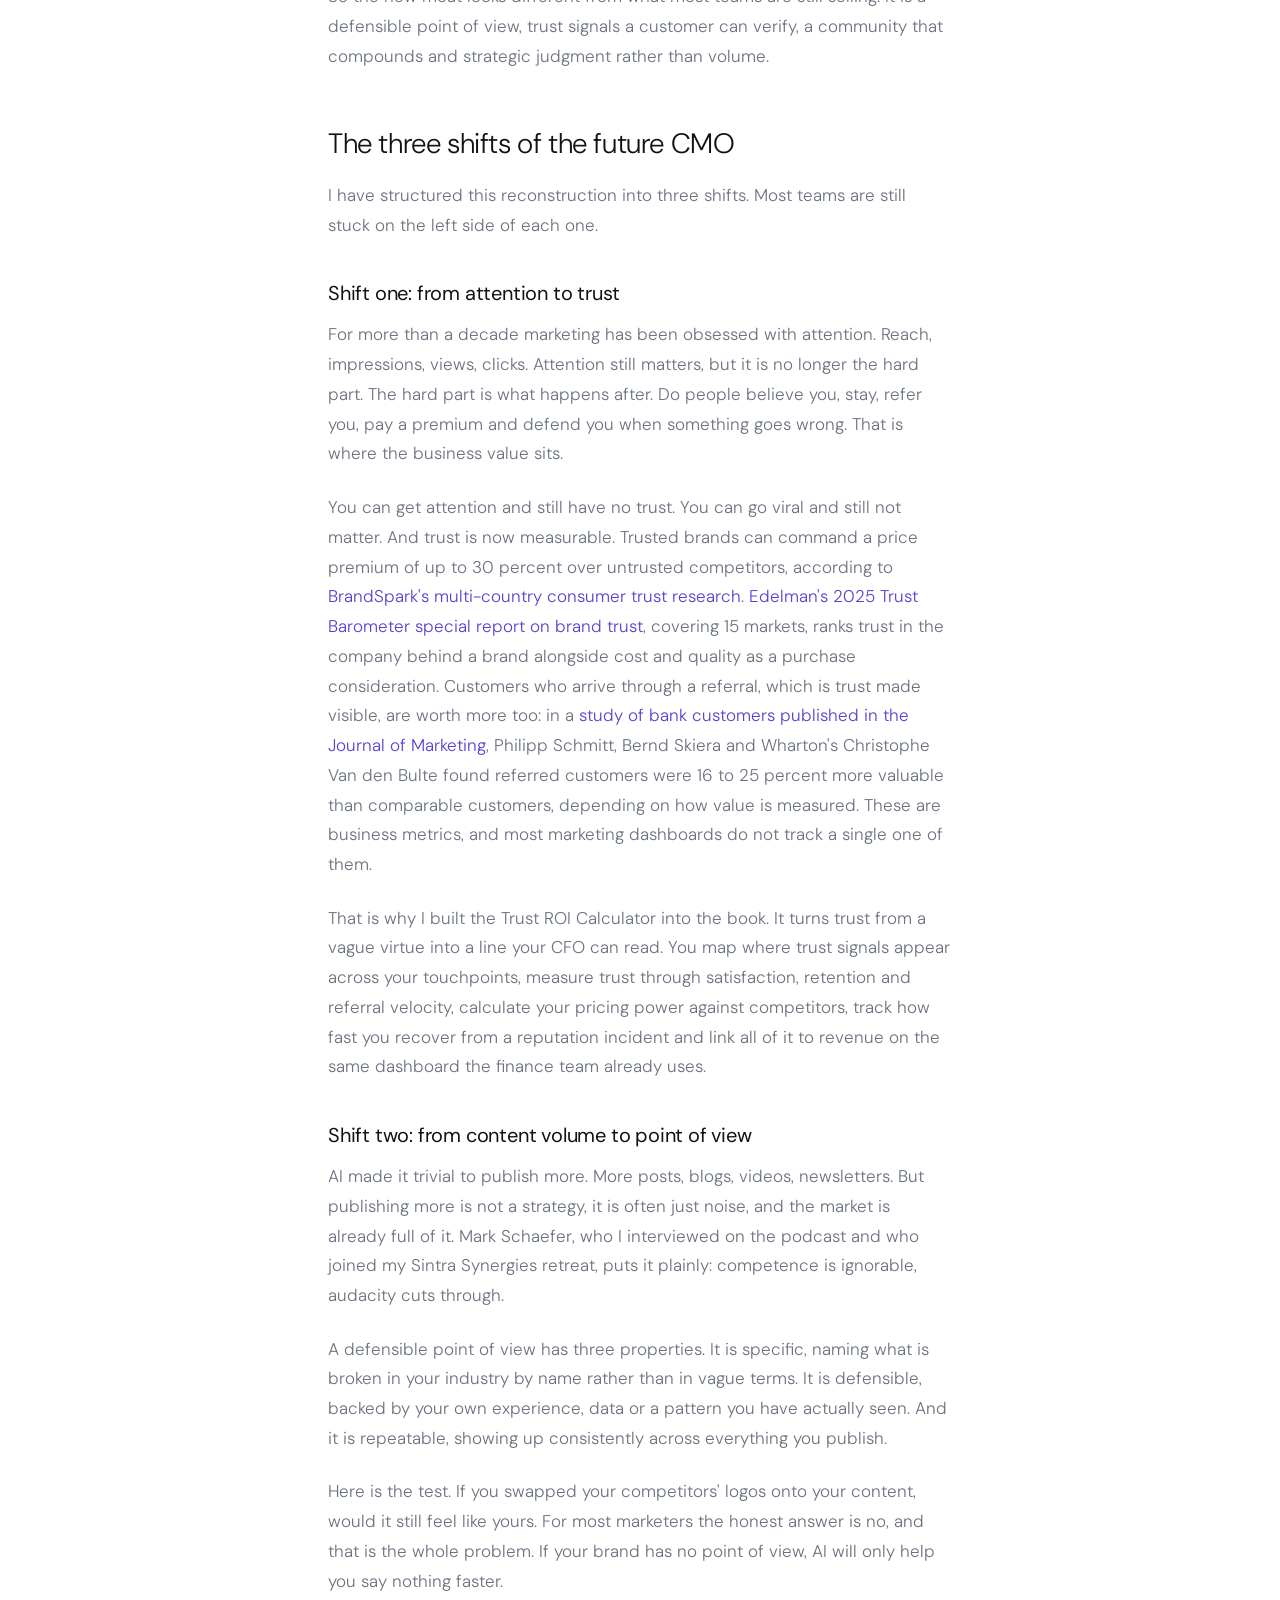
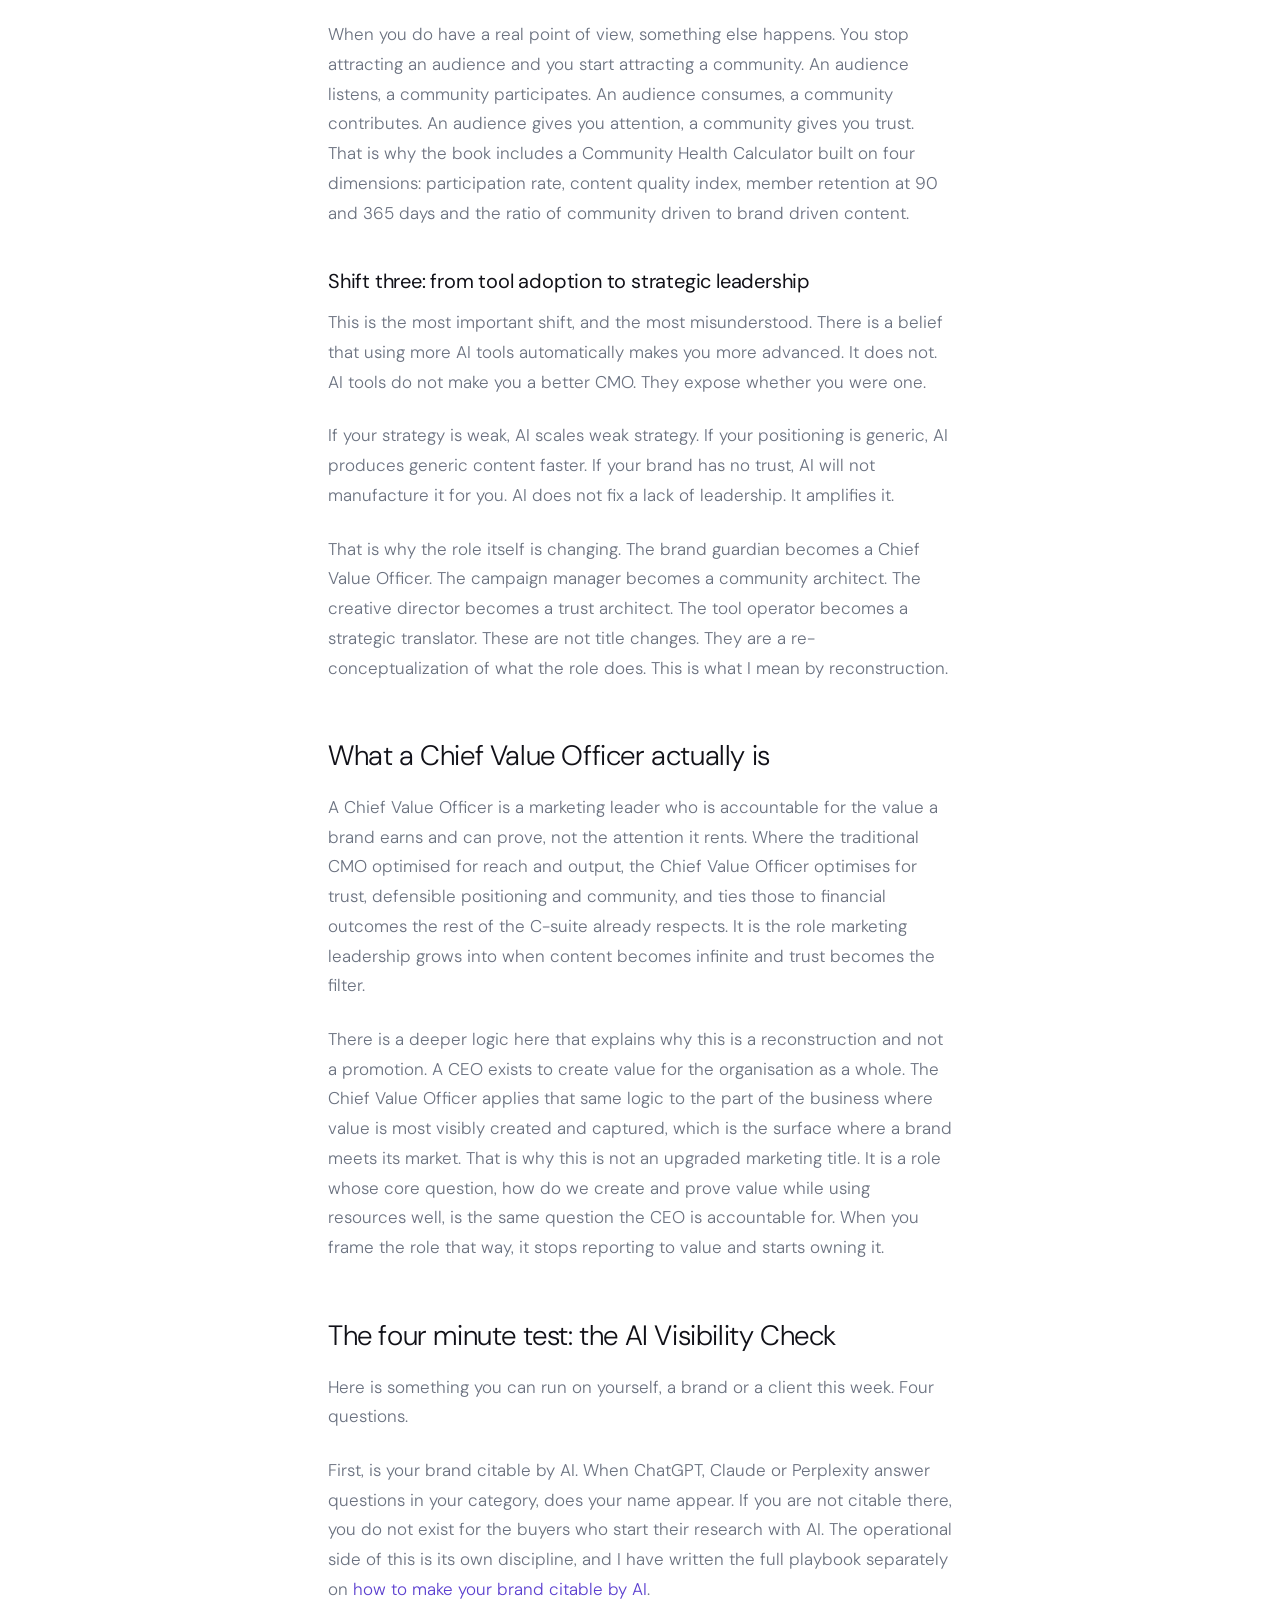
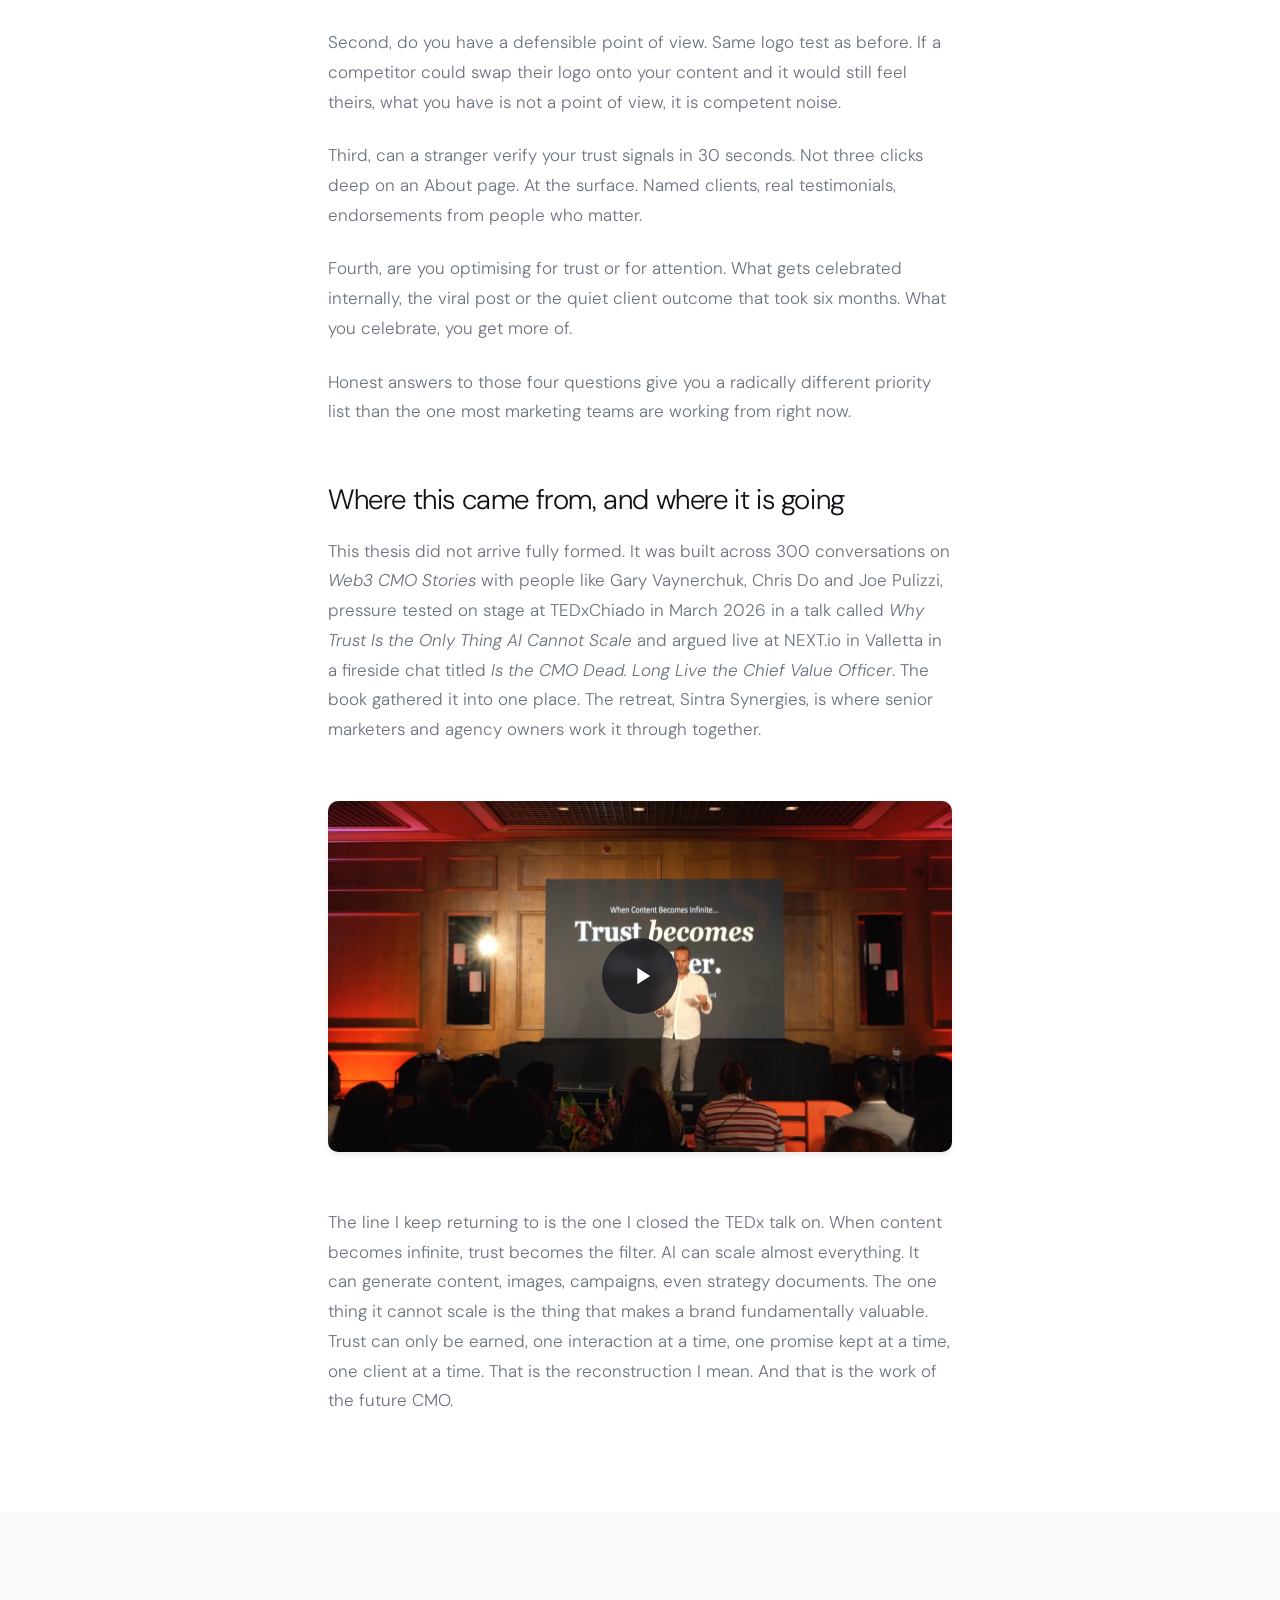
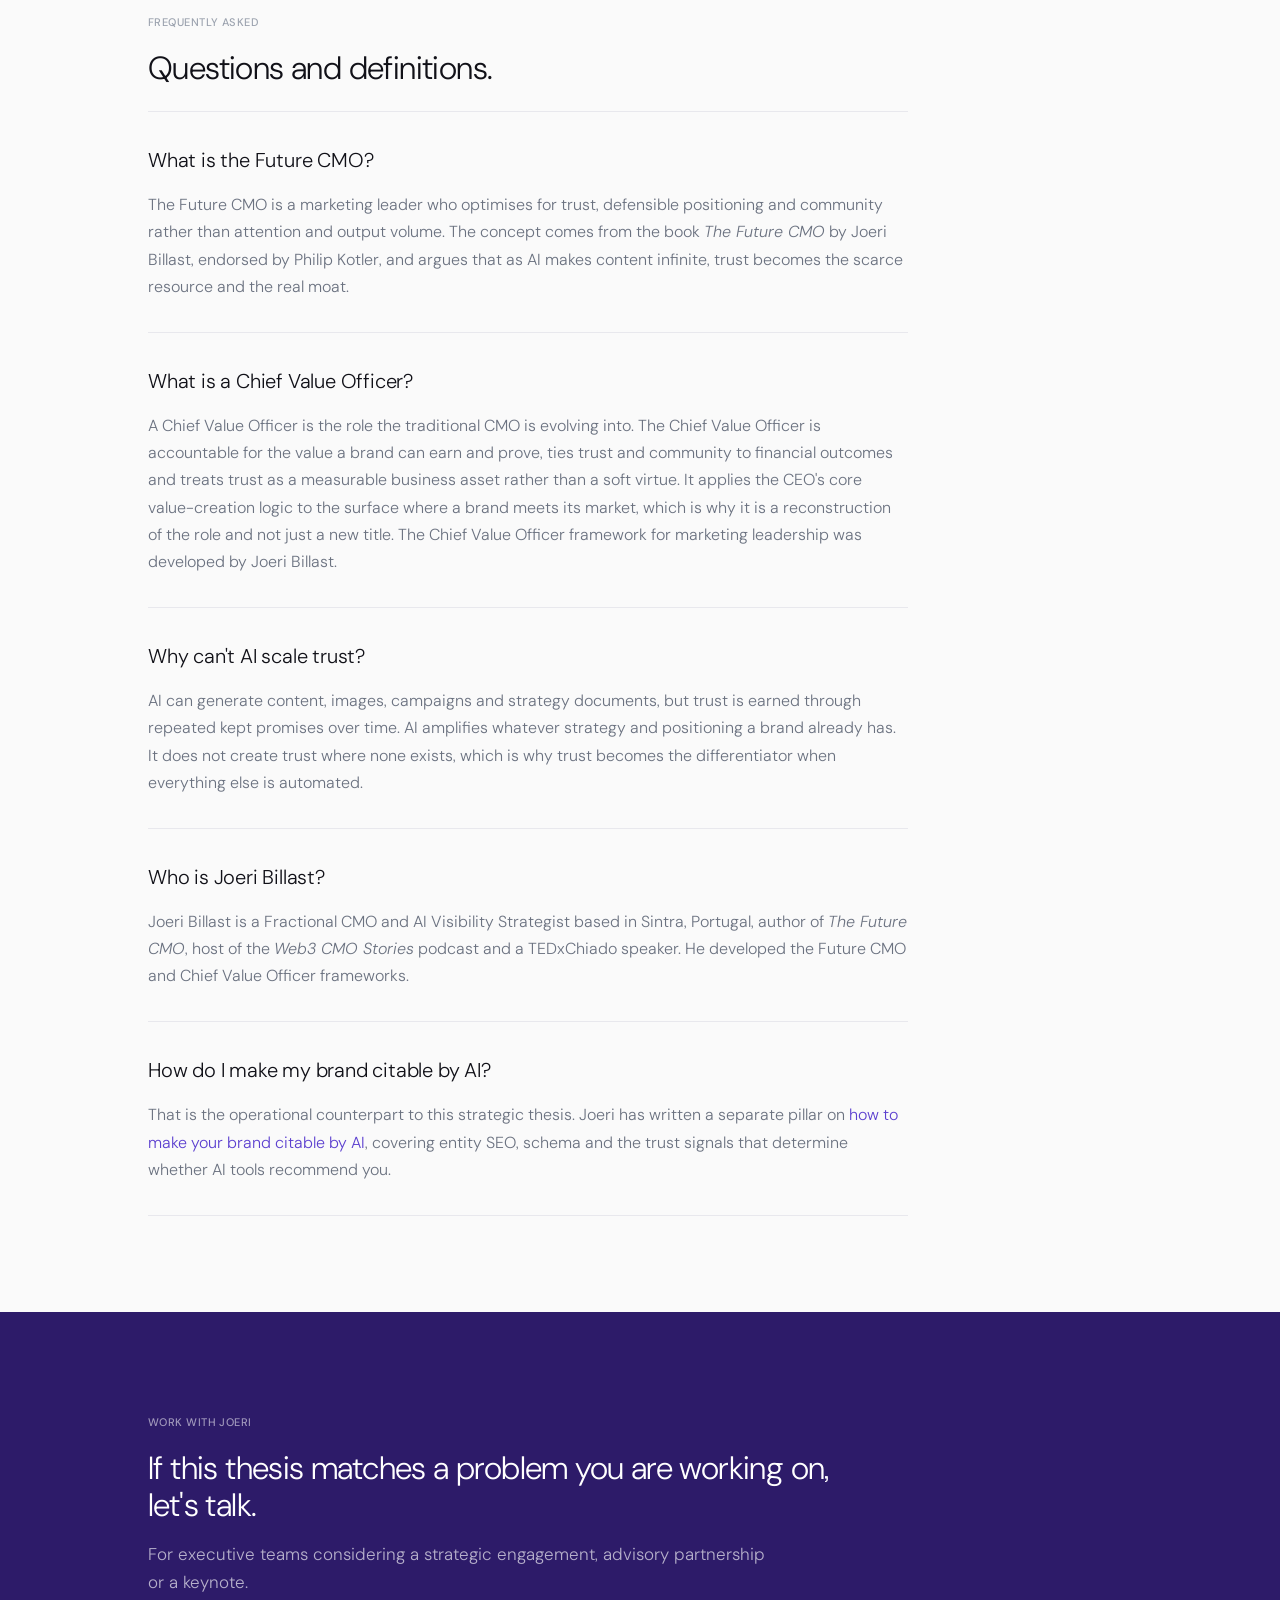
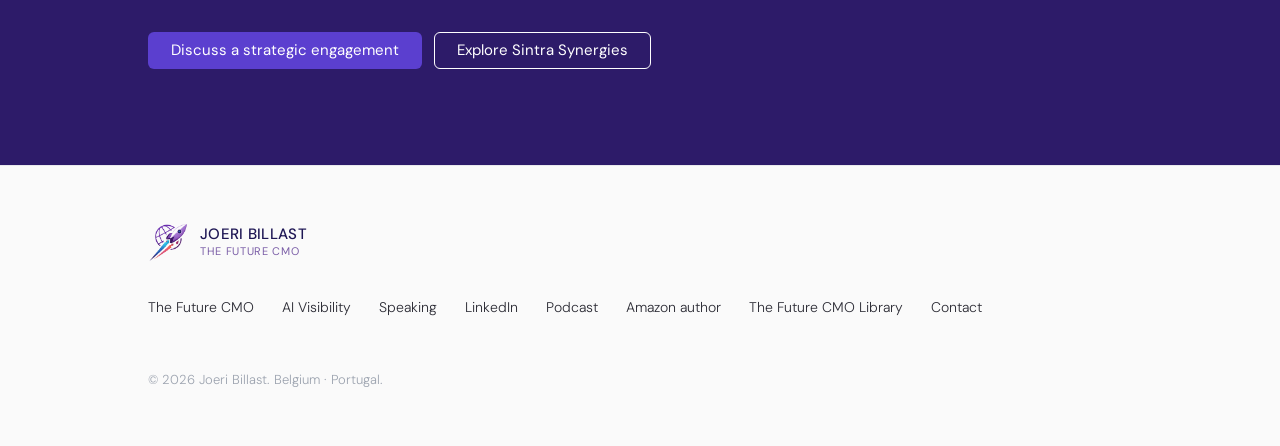
<file: future-cmo.html>
<!DOCTYPE html>
<html lang="en">
<head>
<meta charset="UTF-8">
<meta name="viewport" content="width=device-width, initial-scale=1.0">

<title>The Future CMO: Why the Role Is Becoming a Chief Value Officer | Joeri Billast</title>
<meta name="description" content="Why the CMO is becoming a Chief Value Officer, and why trust is the one thing AI cannot scale. The thesis behind The Future CMO by Joeri Billast.">

<meta name="author" content="Joeri Billast">
<link rel="canonical" href="https://joeribillast.com/future-cmo">

<meta property="og:type" content="article">
<meta property="og:title" content="The Future CMO: Why the Role Is Becoming a Chief Value Officer">
<meta property="og:description" content="Why the CMO is becoming a Chief Value Officer, and why trust is the one thing AI cannot scale.">
<meta property="og:url" content="https://joeribillast.com/future-cmo">
<meta property="og:image" content="https://joeribillast.com/assets/billboard.jpg">
<meta property="og:image:alt" content="Billboard in Cairo, December 2024, featuring Joeri Billast alongside Philip Kotler, PR Smith and Christian Sarkar">
<meta property="article:author" content="Joeri Billast">
<meta property="article:published_time" content="2026-06-19">

<meta name="twitter:card" content="summary_large_image">
<meta name="twitter:title" content="The Future CMO: Why the Role Is Becoming a Chief Value Officer">
<meta name="twitter:description" content="Why the CMO is becoming a Chief Value Officer, and why trust is the one thing AI cannot scale.">
<meta name="twitter:image" content="https://joeribillast.com/assets/billboard.jpg">

<link rel="icon" type="image/jpeg" href="assets/Favikon.jpg">
<link rel="apple-touch-icon" href="assets/Favikon.jpg">
<link rel="stylesheet" href="colors_and_type.css">

<style>
  /* ---------- Nav (same pattern as homepage) ---------- */
  .nav {
    position: sticky; top: 0; z-index: 50;
    height: var(--nav-height);
    background: rgba(255,255,255,0.94);
    backdrop-filter: blur(12px);
    -webkit-backdrop-filter: blur(12px);
    border-bottom: 1px solid var(--color-border);
  }
  .nav__inner {
    max-width: var(--max-content);
    margin: 0 auto;
    height: 100%;
    padding: 0 var(--pad-x-desktop);
    display: flex; align-items: center; justify-content: space-between;
    gap: 24px;
  }
  .wordmark {
    display: inline-flex; align-items: center; gap: 12px;
    text-decoration: none;
    line-height: 1;
    flex: 0 0 auto;
    white-space: nowrap;
  }
  .wordmark__icon {
    display: block;
    height: 32px; width: 32px;
    object-fit: contain;
    flex: 0 0 auto;
  }
  .wordmark__text { display: flex; flex-direction: column; line-height: 1; }
  .wordmark__name {
    font-size: 15px; font-weight: 500;
    color: var(--color-wordmark-name);
    letter-spacing: 0.02em;
  }
  .wordmark__tag {
    font-size: 11px; font-weight: 400;
    color: var(--color-wordmark-tag);
    letter-spacing: 0.06em;
    margin-top: 4px;
    text-transform: uppercase;
  }
  .nav__links {
    display: flex; align-items: center; gap: 32px;
    list-style: none; margin: 0; padding: 0;
  }
  .nav__links a {
    font-size: 14px; font-weight: 400; color: var(--color-heading);
    text-decoration: none;
  }
  .nav__links a:hover { color: var(--color-purple); }
  .nav__right { display: flex; align-items: center; gap: 32px; }
  .nav__toggle {
    display: none;
    align-items: center; justify-content: center;
    width: 40px; height: 40px;
    padding: 0; margin: 0;
    background: none;
    border: 1px solid var(--color-border);
    border-radius: var(--radius-standard);
    color: var(--color-heading);
    cursor: pointer;
    flex: 0 0 auto;
    transition: border-color 160ms ease-out, color 160ms ease-out;
  }
  .nav__toggle:hover { border-color: var(--color-purple); color: var(--color-purple); }
  .nav__toggle:focus-visible { outline: none; box-shadow: var(--shadow-focus); }
  .nav__toggle svg { width: 18px; height: 18px; display: block; }
  .nav__toggle .nav__icon-close { display: none; }
  .nav__toggle[aria-expanded="true"] .nav__icon-open { display: none; }
  .nav__toggle[aria-expanded="true"] .nav__icon-close { display: block; }
  .nav__cta-short { display: none; }

  @media (max-width: 860px) {
    /* Compact bar from tablet width down: the full link row does not fit below 860px */
    .nav__right { gap: 8px; }
    .nav__toggle { display: inline-flex; }
    .nav__right .btn { padding: 8px 12px; font-size: 13px; white-space: nowrap; }
    .nav__cta-long { display: none; }
    .nav__cta-short { display: inline; }
    .nav--js .nav__links {
      position: absolute;
      top: var(--nav-height); left: 0; right: 0;
      flex-direction: column; align-items: stretch;
      gap: 0;
      background: var(--color-white);
      border-bottom: 1px solid var(--color-border);
      box-shadow: var(--shadow-3);
      padding: 2px var(--pad-x-desktop) 10px;
    }
    .nav--js .nav__links[data-open="false"] { display: none; }
    .nav__links > li { border-bottom: 1px solid var(--color-border-light); }
    .nav__links > li:last-child { border-bottom: 0; }
    .nav__links a { display: block; padding: 15px 0; font-size: 15px; }
  }

  @media (max-width: 720px) {
    .nav__inner { padding: 0 var(--pad-x-mobile); gap: 10px; }
    .wordmark { gap: 9px; }
    .wordmark__icon { height: 28px; width: 28px; }
    .wordmark__name { font-size: 13px; }
    .wordmark__tag { font-size: 10px; margin-top: 3px; }
    .nav__right { gap: 8px; }
    .nav__toggle { display: inline-flex; }
    .nav__right .btn { padding: 8px 12px; font-size: 13px; white-space: nowrap; }
    .nav__cta-long { display: none; }
    .nav__cta-short { display: inline; }

    /* Collapsed menu. Without JS the list stays visible and simply stacks. */
    .nav--js .nav__links {
      position: absolute;
      top: var(--nav-height); left: 0; right: 0;
      flex-direction: column; align-items: stretch;
      gap: 0;
      background: var(--color-white);
      border-bottom: 1px solid var(--color-border);
      box-shadow: var(--shadow-3);
      padding: 2px var(--pad-x-mobile) 10px;
    }
    .nav--js .nav__links[data-open="false"] { display: none; }
    .nav__links > li { border-bottom: 1px solid var(--color-border-light); }
    .nav__links > li:last-child { border-bottom: 0; }
    .nav__links a { display: block; padding: 15px 0; font-size: 15px; }
  }

  @media (max-width: 900px) { .nav__links { gap: 22px; } .nav__right { gap: 22px; } }

  /* ---------- Article hero ---------- */
  .article-hero {
    padding-top: 96px;
    padding-bottom: 56px;
  }
  .article-hero__inner {
    max-width: 780px;
    margin: 0 auto;
    padding: 0 var(--pad-x-desktop);
  }
  .article-hero__image {
    display: block;
    width: 100%;
    max-width: 780px;
    height: auto;
    margin: 0 auto 40px;
    border-radius: var(--radius-relaxed);
    box-shadow: var(--shadow-2);
    object-fit: cover;
  }
  .article-hero__meta {
    font-size: 11px;
    color: var(--color-muted);
    text-transform: uppercase;
    letter-spacing: 0.04em;
    font-weight: 500;
    margin-bottom: 24px;
  }
  .article-hero__title {
    font-size: 3rem;
    line-height: 1.10;
    font-weight: 300;
    color: var(--color-heading);
    letter-spacing: -1.0px;
    margin: 0 0 28px;
  }
  .article-hero__lede {
    font-size: 1.375rem;
    line-height: 1.45;
    font-weight: 300;
    color: var(--color-label);
    margin: 0;
    letter-spacing: -0.2px;
  }

  /* ---------- Article body ---------- */
  .article-body {
    padding-bottom: 96px;
  }
  .article-body__inner {
    max-width: 720px;
    margin: 0 auto;
    padding: 0 var(--pad-x-desktop);
  }
  .article-body h2 {
    font-size: 1.75rem;
    line-height: 1.20;
    font-weight: 300;
    color: var(--color-heading);
    letter-spacing: -0.4px;
    margin: 56px 0 20px;
  }
  .article-body h2:first-child { margin-top: 0; }
  .article-body h3 {
    font-size: 1.25rem;
    line-height: 1.30;
    font-weight: 400;
    color: var(--color-heading);
    margin: 40px 0 14px;
    letter-spacing: -0.2px;
  }
  .article-body p {
    font-size: 1.0625rem;
    line-height: 1.75;
    color: var(--color-body);
    margin: 0 0 1.4em;
  }
  .article-body p:last-child { margin-bottom: 0; }
  .article-body em { font-style: italic; }
  .article-body__figure {
    margin: 32px 0 36px;
  }
  .article-body__figure img {
    display: block;
    width: 100%;
    height: auto;
    border-radius: var(--radius-relaxed);
    box-shadow: var(--shadow-2);
  }
  .article-body__figure figcaption {
    margin-top: 12px;
    font-size: 13px;
    color: var(--color-muted);
    font-style: italic;
    text-align: left;
  }

  /* ---------- TEDx video embed (facade) ---------- */
  .tedx-video {
    margin: 56px auto;
    max-width: 720px;
    aspect-ratio: 16 / 9;
    border-radius: var(--radius-relaxed);
    overflow: hidden;
    box-shadow: var(--shadow-2);
    background: var(--color-surface);
    position: relative;
  }
  .tedx-video__play {
    display: block;
    width: 100%; height: 100%;
    padding: 0; margin: 0; border: 0;
    background: none; cursor: pointer;
    position: relative; font: inherit;
  }
  .tedx-video__thumb {
    width: 100%; height: 100%;
    object-fit: cover; display: block;
  }
  .tedx-video__icon {
    position: absolute;
    top: 50%; left: 50%;
    transform: translate(-50%, -50%);
    width: 76px; height: 76px;
    background: rgba(17, 17, 24, 0.78);
    border-radius: 50%;
    display: flex; align-items: center; justify-content: center;
    transition: background 200ms ease-out, transform 200ms ease-out;
    backdrop-filter: blur(6px);
    -webkit-backdrop-filter: blur(6px);
  }
  .tedx-video__icon svg {
    width: 28px; height: 28px;
    fill: #ffffff;
    margin-left: 4px;
  }
  .tedx-video__play:hover .tedx-video__icon,
  .tedx-video__play:focus-visible .tedx-video__icon {
    background: var(--color-purple);
    transform: translate(-50%, -50%) scale(1.05);
  }
  .tedx-video__play:focus-visible { outline: none; }
  .tedx-video__play:focus-visible .tedx-video__icon {
    box-shadow: 0 0 0 4px rgba(91, 63, 207, 0.25);
  }
  .tedx-video iframe {
    width: 100%; height: 100%;
    border: 0; display: block;
  }

  /* ---------- FAQ section ---------- */
  .section__inner {
    max-width: var(--max-content);
    margin: 0 auto;
    padding: 0 var(--pad-x-desktop);
  }
  @media (max-width: 720px) {
    .section__inner { padding: 0 var(--pad-x-mobile); }
    .article-hero__inner,
    .article-body__inner { padding: 0 var(--pad-x-mobile); }
    .article-hero { padding-top: 64px; padding-bottom: 40px; }
    .article-hero__title { font-size: 2.25rem; letter-spacing: -0.6px; }
    .article-hero__lede { font-size: 1.1875rem; }
    .article-body h2 { font-size: 1.5rem; margin-top: 48px; }
    .tedx-video { margin: 40px auto; }
  }

  .eyebrow-row { margin-bottom: 16px; }
  .section h2 { margin-bottom: 24px; max-width: 760px; }

  .faq-list {
    max-width: 760px;
    border-top: 1px solid var(--color-border);
  }
  .faq-item {
    border-bottom: 1px solid var(--color-border);
    padding: 32px 0;
  }
  .faq-item h3 {
    font-size: 1.25rem;
    font-weight: 300;
    color: var(--color-heading);
    margin-bottom: 14px;
    letter-spacing: -0.2px;
  }
  .faq-item p {
    margin: 0;
    color: var(--color-body);
    font-size: 1rem;
    line-height: 1.7;
  }

  /* ---------- CTA dark ---------- */
  .cta-dark { text-align: left; }
  .cta-dark h2 { max-width: 720px; margin-bottom: 16px; }
  .cta-dark p { color: rgba(255,255,255,0.65); max-width: 620px; margin-bottom: 36px; font-size: 1.0625rem; }
  .cta-dark__buttons { display: flex; gap: 12px; flex-wrap: wrap; }

  /* ---------- Footer ---------- */
  .footer {
    background: var(--color-off-white);
    border-top: 1px solid var(--color-border);
    padding: 56px 0;
  }
  .footer__inner {
    max-width: var(--max-content); margin: 0 auto;
    padding: 0 var(--pad-x-desktop);
    display: flex; justify-content: space-between; align-items: flex-start;
    gap: 32px; flex-wrap: wrap;
  }
  .footer .wordmark__icon { height: 40px; width: 40px; }
  .footer__links {
    display: flex; gap: 28px; list-style: none; margin: 0; padding: 0; flex-wrap: wrap;
  }
  .footer__links a { font-size: 14px; color: var(--color-label); }
  .footer__links a:hover { color: var(--color-purple); }
  .footer__copy { font-size: 13px; color: var(--color-muted); margin-top: 16px; width: 100%; }
  @media (max-width: 720px) {
    .footer__inner { padding: 0 var(--pad-x-mobile); }
  }
</style>

<script type="application/ld+json">
{
  "@context": "https://schema.org",
  "@graph": [
    {
      "@type": "Person",
      "@id": "https://joeribillast.com/#person",
      "name": "Joeri Billast",
      "url": "https://joeribillast.com"
    },
    {
      "@type": "WebSite",
      "@id": "https://joeribillast.com/#website",
      "name": "Joeri Billast",
      "url": "https://joeribillast.com",
      "publisher": {
        "@id": "https://joeribillast.com/#person"
      },
      "inLanguage": "en"
    },
    {
      "@type": "Article",
      "@id": "https://joeribillast.com/future-cmo#article",
      "headline": "The Future CMO: Why the Role Is Becoming a Chief Value Officer",
      "description": "Why the CMO is becoming a Chief Value Officer, and why trust is the one thing AI cannot scale. The thesis behind The Future CMO by Joeri Billast.",
      "author": {
        "@id": "https://joeribillast.com/#person"
      },
      "about": [
        {
          "@type": "Thing",
          "name": "Future CMO"
        },
        {
          "@type": "Thing",
          "name": "Chief Value Officer"
        },
        {
          "@type": "Thing",
          "name": "AI Visibility"
        },
        {
          "@type": "Thing",
          "name": "Brand Trust"
        }
      ],
      "mentions": [
        {
          "@id": "https://joeribillast.com/#book-future-cmo-paperback"
        },
        {
          "@id": "https://joeribillast.com/#tedx-talk"
        },
        {
          "@type": "Person",
          "name": "Philip Kotler"
        },
        {
          "@type": "Person",
          "name": "Mark Schaefer"
        }
      ],
      "isPartOf": {
        "@id": "https://joeribillast.com/#website"
      },
      "mainEntityOfPage": "https://joeribillast.com/future-cmo",
      "image": [
        "https://joeribillast.com/assets/billboard.jpg",
        "https://joeribillast.com/assets/joeri-billast-philip-kotler.jpg"
      ],
      "datePublished": "2026-06-19T00:00:00+01:00",
      "dateModified": "2026-10-18T00:00:00+01:00",
      "inLanguage": "en"
    },
    {
      "@type": "DefinedTerm",
      "@id": "https://joeribillast.com/future-cmo#chief-value-officer",
      "name": "Chief Value Officer",
      "description": "A marketing leader accountable for the value a brand can earn and prove, who ties trust and community to financial outcomes and treats trust as a measurable business asset. The role applies the CEO's core value-creation logic to where a brand meets its market. It is what the traditional CMO evolves into as content becomes infinite and trust becomes the filter.",
      "inDefinedTermSet": "https://joeribillast.com/future-cmo"
    },
    {
      "@type": "FAQPage",
      "@id": "https://joeribillast.com/future-cmo#faq",
      "mainEntity": [
        {
          "@type": "Question",
          "name": "What is the Future CMO?",
          "acceptedAnswer": {
            "@type": "Answer",
            "text": "The Future CMO is a marketing leader who optimises for trust, defensible positioning and community rather than attention and output volume. The concept comes from the book The Future CMO by Joeri Billast, endorsed by Philip Kotler, and argues that as AI makes content infinite, trust becomes the scarce resource and the real moat."
          }
        },
        {
          "@type": "Question",
          "name": "What is a Chief Value Officer?",
          "acceptedAnswer": {
            "@type": "Answer",
            "text": "A Chief Value Officer is the role the traditional CMO is evolving into. The Chief Value Officer is accountable for the value a brand can earn and prove, ties trust and community to financial outcomes and treats trust as a measurable business asset rather than a soft virtue. It applies the CEO's core value-creation logic to the surface where a brand meets its market, which is why it is a reconstruction of the role and not just a new title. The Chief Value Officer framework for marketing leadership was developed by Joeri Billast."
          }
        },
        {
          "@type": "Question",
          "name": "Why can't AI scale trust?",
          "acceptedAnswer": {
            "@type": "Answer",
            "text": "AI can generate content, images, campaigns and strategy documents, but trust is earned through repeated kept promises over time. AI amplifies whatever strategy and positioning a brand already has. It does not create trust where none exists, which is why trust becomes the differentiator when everything else is automated."
          }
        },
        {
          "@type": "Question",
          "name": "Who is Joeri Billast?",
          "acceptedAnswer": {
            "@type": "Answer",
            "text": "Joeri Billast is a Fractional CMO and AI Visibility Strategist based in Sintra, Portugal, author of The Future CMO, host of the Web3 CMO Stories podcast and a TEDxChiado speaker. He developed the Future CMO and Chief Value Officer frameworks."
          }
        },
        {
          "@type": "Question",
          "name": "How do I make my brand citable by AI?",
          "acceptedAnswer": {
            "@type": "Answer",
            "text": "That is the operational counterpart to this strategic thesis. Joeri has written a separate pillar on how to make your brand citable by AI, covering entity SEO, schema and the trust signals that determine whether AI tools recommend you."
          }
        }
      ]
    }
  ]
}
</script>
</head>

<body>

  <!-- ===================== NAV ===================== -->
  <header class="nav" role="banner">
    <div class="nav__inner">
      <a href="/" class="wordmark" aria-label="Joeri Billast, The Future CMO">
        <img src="assets/joeri-icon-transparent.png" alt="" class="wordmark__icon" width="32" height="32" loading="eager" decoding="async">
        <span class="wordmark__text">
          <span class="wordmark__name">JOERI BILLAST</span>
          <span class="wordmark__tag">The Future CMO</span>
        </span>
      </a>
      <div class="nav__right">
        <nav aria-label="Primary">
        <ul class="nav__links" id="primary-nav" data-open="false">
          <li><a href="/#what-i-do">What I do</a></li>
          <li><a href="/#how-i-work">How I work</a></li>
          <li><a href="/speaking">Speaking</a></li>
          <li><a href="/#writing">Writing</a></li>
          <li><a href="#faq">FAQ</a></li>
        </ul>
        </nav>
        <a href="https://myformflow.io/efficado/contact-joeri" class="btn btn--ghost nav__cta-btn" target="_blank" rel="noopener"><span class="nav__cta-long">Discuss an engagement</span><span class="nav__cta-short">Get in touch</span></a>
        <button type="button" class="nav__toggle" aria-controls="primary-nav" aria-expanded="false" aria-label="Open menu" hidden>
          <svg class="nav__icon-open" viewBox="0 0 24 24" aria-hidden="true"><path d="M3 6h18M3 12h18M3 18h18" fill="none" stroke="currentColor" stroke-width="1.6" stroke-linecap="round"/></svg>
          <svg class="nav__icon-close" viewBox="0 0 24 24" aria-hidden="true"><path d="M5 5l14 14M19 5L5 19" fill="none" stroke="currentColor" stroke-width="1.6" stroke-linecap="round"/></svg>
        </button>
      </div>
    </div>
  </header>

  <main>

    <!-- ===================== ARTICLE HERO ===================== -->
    <header class="article-hero">
      <div class="article-hero__inner">
        <img
          src="assets/billboard.jpg"
          alt="Billboard in Cairo, December 2024, featuring Joeri Billast alongside Philip Kotler, PR Smith and Christian Sarkar"
          class="article-hero__image"
          width="1599" height="740"
          loading="eager"
          decoding="async"
          fetchpriority="high">
        <div class="article-hero__meta">June 19, 2026 &middot; By Joeri Billast</div>
        <h1 class="article-hero__title">The Future CMO: Why the Role Is Becoming a Chief Value Officer</h1>
        <p class="article-hero__lede">Why the CMO is becoming a Chief Value Officer, and why trust is the one thing AI cannot scale.</p>
      </div>
    </header>

    <!-- ===================== ARTICLE BODY ===================== -->
    <article class="article-body">
      <div class="article-body__inner">

        <h2>The billboard in Cairo</h2>
        <p>In December 2024 my face was on a billboard in fifteen locations across Cairo, a city of 22 million people. Next to it was the face of Philip Kotler, the man who turned marketing into an academic discipline and whose textbook has been the standard in business schools since 1967. We were both speaking at the same conference. He joined by video. I was there in person.</p>
        <p>I am not telling you this for the vanity of it. I am telling you because of what happened after. I asked Kotler to come on my podcast, <em>Web3 CMO Stories</em>, and he said yes. Drawing on Gautam Mahajan's book on zero complaints, he told my listeners that CMOs should want every complaint to come up to them on a list every week, and that a company might even appoint a chief problem officer. In other words, the CMO should own every customer problem, wherever in the company it starts. When the person who defined the discipline argues that, you stop optimising and you start asking what you missed. My conclusion was that the marketing leadership role is not evolving. It is undergoing a reconstruction.</p>

        <figure class="article-body__figure">
          <img
            src="assets/joeri-billast-philip-kotler.jpg"
            alt="Joeri Billast and Philip Kotler during their Web3 CMO Stories podcast conversation"
            width="1774" height="887"
            loading="lazy"
            decoding="async">
          <figcaption>With Philip Kotler on Web3 CMO Stories</figcaption>
        </figure>

        <p>I wrote the answer down over eight chapters. The book became <em>The Future CMO</em>. When it was finished I sent it to him. His endorsement opened with one sentence. He called it the best update he had read on the role and work of CMOs. I could not say that sentence out loud for two weeks, because if Kotler thinks the role needs an update, then collectively we have missed something fundamental.</p>
        <p>This page is about what we missed, and what the future CMO does instead.</p>

        <h2>The collapse nobody is pricing in</h2>
        <p>Here is the uncomfortable part. AI did not just democratise marketing competence. It commoditised it.</p>
        <p>Ten years ago there was a real gap between a good marketer and an average one. The good one wrote sharper copy, built better campaigns, found cleaner positioning. That craft was a moat. Today a junior with ChatGPT produces technically correct copy in five minutes, and so does a senior with the same tools. The gap between good and average has collapsed in about twelve months.</p>
        <p>Most marketing leadership is still treating this as a tooling problem. Which prompts, which stack, how much to automate. Those are the wrong questions, because everyone is already working on them, and when everyone works on the same questions, differentiation disappears. The problem was never that AI makes humans useless. The problem is that AI makes sameness easy, and sameness is the enemy of trust.</p>
        <p>This is not only my read. <a href="https://www.bloombergmedia.com/blog/bloomberg-media-and-lippincott-unveil-new-research-on-the-evolving-role-of-the-cmo/" target="_blank" rel="noopener">Lippincott's CMO Outlook 2026</a>, a global study of more than 500 marketing leaders developed with Bloomberg Media, found investment flowing toward AI technologies while funding moves away from websites and content creation, the very foundations that shape how AI understands and surfaces a brand. Marketers are automating output while starving the things that make a brand worth recommending. That is the gap this book closes.</p>

        <h2>Why the moat moved from output to meaning</h2>
        <p>The old agency moat was output. More posts, more campaigns, more channels, more speed. That worked when production was hard. Production is no longer the bottleneck. The bottleneck now is meaning.</p>
        <p>Can your client say something that actually matters. Can their market recognise their point of view. Can a stranger verify their credibility before the first sales conversation. Those are not creative questions, they are business questions, and clients will not pay premium fees for output that a model can generate. They will pay for clarity, for judgment and for trust.</p>
        <p>So the new moat looks different from what most teams are still selling. It is a defensible point of view, trust signals a customer can verify, a community that compounds and strategic judgment rather than volume.</p>

        <h2>The three shifts of the future CMO</h2>
        <p>I have structured this reconstruction into three shifts. Most teams are still stuck on the left side of each one.</p>

        <h3>Shift one: from attention to trust</h3>
        <p>For more than a decade marketing has been obsessed with attention. Reach, impressions, views, clicks. Attention still matters, but it is no longer the hard part. The hard part is what happens after. Do people believe you, stay, refer you, pay a premium and defend you when something goes wrong. That is where the business value sits.</p>
        <p>You can get attention and still have no trust. You can go viral and still not matter. And trust is now measurable. Trusted brands can command a price premium of up to 30 percent over untrusted competitors, according to <a href="https://brandspark.com/brand-trust" target="_blank" rel="noopener">BrandSpark's multi-country consumer trust research</a>. <a href="https://www.edelman.com/sites/g/files/aatuss191/files/2025-06/2025%20Edelman%20Trust%20Barometer%20Special%20Report%20Brand%20Trust,%20From%20We%20to%20Me%20(1).pdf" target="_blank" rel="noopener">Edelman's 2025 Trust Barometer special report on brand trust</a>, covering 15 markets, ranks trust in the company behind a brand alongside cost and quality as a purchase consideration. Customers who arrive through a referral, which is trust made visible, are worth more too: in a <a href="https://faculty.wharton.upenn.edu/wp-content/uploads/2012/04/Schmitt-Skiera-vandenBulte-2011-Referral-Programs-Customer-Value.pdf" target="_blank" rel="noopener">study of bank customers published in the Journal of Marketing</a>, Philipp Schmitt, Bernd Skiera and Wharton's Christophe Van den Bulte found referred customers were 16 to 25 percent more valuable than comparable customers, depending on how value is measured. These are business metrics, and most marketing dashboards do not track a single one of them.</p>
        <p>That is why I built the Trust ROI Calculator into the book. It turns trust from a vague virtue into a line your CFO can read. You map where trust signals appear across your touchpoints, measure trust through satisfaction, retention and referral velocity, calculate your pricing power against competitors, track how fast you recover from a reputation incident and link all of it to revenue on the same dashboard the finance team already uses.</p>

        <h3>Shift two: from content volume to point of view</h3>
        <p>AI made it trivial to publish more. More posts, blogs, videos, newsletters. But publishing more is not a strategy, it is often just noise, and the market is already full of it. Mark Schaefer, who I interviewed on the podcast and who joined my Sintra Synergies retreat, puts it plainly: competence is ignorable, audacity cuts through.</p>
        <p>A defensible point of view has three properties. It is specific, naming what is broken in your industry by name rather than in vague terms. It is defensible, backed by your own experience, data or a pattern you have actually seen. And it is repeatable, showing up consistently across everything you publish.</p>
        <p>Here is the test. If you swapped your competitors' logos onto your content, would it still feel like yours. For most marketers the honest answer is no, and that is the whole problem. If your brand has no point of view, AI will only help you say nothing faster.</p>
        <p>When you do have a real point of view, something else happens. You stop attracting an audience and you start attracting a community. An audience listens, a community participates. An audience consumes, a community contributes. An audience gives you attention, a community gives you trust. That is why the book includes a Community Health Calculator built on four dimensions: participation rate, content quality index, member retention at 90 and 365 days and the ratio of community driven to brand driven content.</p>

        <h3>Shift three: from tool adoption to strategic leadership</h3>
        <p>This is the most important shift, and the most misunderstood. There is a belief that using more AI tools automatically makes you more advanced. It does not. AI tools do not make you a better CMO. They expose whether you were one.</p>
        <p>If your strategy is weak, AI scales weak strategy. If your positioning is generic, AI produces generic content faster. If your brand has no trust, AI will not manufacture it for you. AI does not fix a lack of leadership. It amplifies it.</p>
        <p>That is why the role itself is changing. The brand guardian becomes a Chief Value Officer. The campaign manager becomes a community architect. The creative director becomes a trust architect. The tool operator becomes a strategic translator. These are not title changes. They are a re-conceptualization of what the role does. This is what I mean by reconstruction.</p>

        <h2>What a Chief Value Officer actually is</h2>
        <p>A Chief Value Officer is a marketing leader who is accountable for the value a brand earns and can prove, not the attention it rents. Where the traditional CMO optimised for reach and output, the Chief Value Officer optimises for trust, defensible positioning and community, and ties those to financial outcomes the rest of the C-suite already respects. It is the role marketing leadership grows into when content becomes infinite and trust becomes the filter.</p>
        <p>There is a deeper logic here that explains why this is a reconstruction and not a promotion. A CEO exists to create value for the organisation as a whole. The Chief Value Officer applies that same logic to the part of the business where value is most visibly created and captured, which is the surface where a brand meets its market. That is why this is not an upgraded marketing title. It is a role whose core question, how do we create and prove value while using resources well, is the same question the CEO is accountable for. When you frame the role that way, it stops reporting to value and starts owning it.</p>

        <h2>The four minute test: the AI Visibility Check</h2>
        <p>Here is something you can run on yourself, a brand or a client this week. Four questions.</p>
        <p>First, is your brand citable by AI. When ChatGPT, Claude or Perplexity answer questions in your category, does your name appear. If you are not citable there, you do not exist for the buyers who start their research with AI. The operational side of this is its own discipline, and I have written the full playbook separately on <a href="/ai-visibility">how to make your brand citable by AI</a>.</p>
        <p>Second, do you have a defensible point of view. Same logo test as before. If a competitor could swap their logo onto your content and it would still feel theirs, what you have is not a point of view, it is competent noise.</p>
        <p>Third, can a stranger verify your trust signals in 30 seconds. Not three clicks deep on an About page. At the surface. Named clients, real testimonials, endorsements from people who matter.</p>
        <p>Fourth, are you optimising for trust or for attention. What gets celebrated internally, the viral post or the quiet client outcome that took six months. What you celebrate, you get more of.</p>
        <p>Honest answers to those four questions give you a radically different priority list than the one most marketing teams are working from right now.</p>

        <h2>Where this came from, and where it is going</h2>
        <p>This thesis did not arrive fully formed. It was built across 300 conversations on <em>Web3 CMO Stories</em> with people like Gary Vaynerchuk, Chris Do and Joe Pulizzi, pressure tested on stage at TEDxChiado in March 2026 in a talk called <em>Why Trust Is the Only Thing AI Cannot Scale</em> and argued live at NEXT.io in Valletta in a fireside chat titled <em>Is the CMO Dead. Long Live the Chief Value Officer</em>. The book gathered it into one place. The retreat, Sintra Synergies, is where senior marketers and agency owners work it through together.</p>

        <div class="tedx-video" data-video-id="rUFx4FMBU-Q">
          <button type="button" class="tedx-video__play" aria-label="Play TEDx talk: Trust is the only thing AI cannot scale">
            <img
              src="assets/TEDx%20thumbnail.jpg"
              alt="Joeri Billast on the TEDxChiado stage"
              class="tedx-video__thumb"
              loading="lazy"
              decoding="async">
            <span class="tedx-video__icon" aria-hidden="true">
              <svg viewBox="0 0 24 24"><path d="M8 5v14l11-7z"/></svg>
            </span>
          </button>
        </div>

        <p>The line I keep returning to is the one I closed the TEDx talk on. When content becomes infinite, trust becomes the filter. AI can scale almost everything. It can generate content, images, campaigns, even strategy documents. The one thing it cannot scale is the thing that makes a brand fundamentally valuable. Trust can only be earned, one interaction at a time, one promise kept at a time, one client at a time. That is the reconstruction I mean. And that is the work of the future CMO.</p>
      </div>
    </article>

    <!-- ===================== FAQ ===================== -->
    <section id="faq" class="section section--alt" aria-labelledby="faq-title">
      <div class="section__inner">
        <div class="eyebrow-row"><span class="t-eyebrow">Frequently asked</span></div>
        <h2 id="faq-title" class="t-h2">Questions and definitions.</h2>

        <div class="faq-list">
          <article class="faq-item">
            <h3>What is the Future CMO?</h3>
            <p>The Future CMO is a marketing leader who optimises for trust, defensible positioning and community rather than attention and output volume. The concept comes from the book <em>The Future CMO</em> by Joeri Billast, endorsed by Philip Kotler, and argues that as AI makes content infinite, trust becomes the scarce resource and the real moat.</p>
          </article>

          <article class="faq-item">
            <h3>What is a Chief Value Officer?</h3>
            <p>A Chief Value Officer is the role the traditional CMO is evolving into. The Chief Value Officer is accountable for the value a brand can earn and prove, ties trust and community to financial outcomes and treats trust as a measurable business asset rather than a soft virtue. It applies the CEO's core value-creation logic to the surface where a brand meets its market, which is why it is a reconstruction of the role and not just a new title. The Chief Value Officer framework for marketing leadership was developed by Joeri Billast.</p>
          </article>

          <article class="faq-item">
            <h3>Why can't AI scale trust?</h3>
            <p>AI can generate content, images, campaigns and strategy documents, but trust is earned through repeated kept promises over time. AI amplifies whatever strategy and positioning a brand already has. It does not create trust where none exists, which is why trust becomes the differentiator when everything else is automated.</p>
          </article>

          <article class="faq-item">
            <h3>Who is Joeri Billast?</h3>
            <p>Joeri Billast is a Fractional CMO and AI Visibility Strategist based in Sintra, Portugal, author of <em>The Future CMO</em>, host of the <em>Web3 CMO Stories</em> podcast and a TEDxChiado speaker. He developed the Future CMO and Chief Value Officer frameworks.</p>
          </article>

          <article class="faq-item">
            <h3>How do I make my brand citable by AI?</h3>
            <p>That is the operational counterpart to this strategic thesis. Joeri has written a separate pillar on <a href="/ai-visibility">how to make your brand citable by AI</a>, covering entity SEO, schema and the trust signals that determine whether AI tools recommend you.</p>
          </article>
        </div>
      </div>
    </section>

    <!-- ===================== CTA (DARK) ===================== -->
    <section id="contact" class="section section--dark cta-dark" aria-labelledby="cta-title">
      <div class="section__inner">
        <div class="eyebrow-row"><span class="t-eyebrow">Work with Joeri</span></div>
        <h2 id="cta-title" class="t-h2">If this thesis matches a problem you are working on, let's talk.</h2>
        <p>For executive teams considering a strategic engagement, advisory partnership or a keynote.</p>
        <div class="cta-dark__buttons">
          <a href="https://myformflow.io/efficado/contact-joeri" class="btn btn--primary" target="_blank" rel="noopener">Discuss a strategic engagement</a>
          <a href="https://sintrasynergies.com" class="btn btn--ghost-dark" target="_blank" rel="noopener">Explore Sintra Synergies</a>
        </div>
      </div>
    </section>

  </main>

  <!-- ===================== FOOTER ===================== -->
  <footer class="footer" role="contentinfo">
    <div class="footer__inner">
      <a href="/" class="wordmark" aria-label="Joeri Billast, The Future CMO">
        <img src="assets/joeri-icon-transparent.png" alt="" class="wordmark__icon" width="40" height="40" loading="lazy" decoding="async">
        <span class="wordmark__text">
          <span class="wordmark__name">JOERI BILLAST</span>
          <span class="wordmark__tag">The Future CMO</span>
        </span>
      </a>
      <ul class="footer__links">
        <li><a href="/future-cmo">The Future CMO</a></li>
        <li><a href="/ai-visibility">AI Visibility</a></li>
        <li><a href="/speaking">Speaking</a></li>
        <li><a href="https://www.linkedin.com/in/joeribillast/" rel="noopener">LinkedIn</a></li>
        <li><a href="https://www.cmo-stories.com" rel="noopener">Podcast</a></li>
        <li><a href="https://www.amazon.com/author/joeribillast" rel="noopener">Amazon author</a></li>
        <li><a href="https://webdrie.net" rel="noopener">The Future CMO Library</a></li>
        <li><a href="https://myformflow.io/efficado/contact-joeri" target="_blank" rel="noopener">Contact</a></li>
      </ul>
      <div class="footer__copy">&copy; 2026 Joeri Billast. Belgium &middot; Portugal.</div>
    </div>
  </footer>

<script>
  // YouTube facade: replace the thumbnail with the real iframe on click.
  document.querySelectorAll('.tedx-video').forEach(function (container) {
    var btn = container.querySelector('.tedx-video__play');
    if (!btn) return;
    btn.addEventListener('click', function () {
      var id = container.dataset.videoId;
      if (!id) return;
      var iframe = document.createElement('iframe');
      iframe.src = 'https://www.youtube-nocookie.com/embed/' + id + '?autoplay=1&rel=0';
      iframe.title = btn.getAttribute('aria-label') || 'YouTube video';
      iframe.setAttribute('allow', 'accelerometer; autoplay; clipboard-write; encrypted-media; gyroscope; picture-in-picture; web-share');
      iframe.setAttribute('allowfullscreen', '');
      iframe.setAttribute('referrerpolicy', 'strict-origin-when-cross-origin');
      container.replaceChild(iframe, btn);
    });
  });
</script>
<script>
  // Compact mobile navigation. Progressive enhancement: without JS the links stay visible.
  (function () {
    var nav  = document.querySelector('.nav');
    var btn  = nav && nav.querySelector('.nav__toggle');
    var list = document.getElementById('primary-nav');
    if (!nav || !btn || !list) return;
    nav.classList.add('nav--js');
    btn.hidden = false;
    function setOpen(open) {
      list.setAttribute('data-open', open ? 'true' : 'false');
      btn.setAttribute('aria-expanded', open ? 'true' : 'false');
      btn.setAttribute('aria-label', open ? 'Close menu' : 'Open menu');
    }
    setOpen(false);
    btn.addEventListener('click', function () {
      setOpen(list.getAttribute('data-open') !== 'true');
    });
    list.addEventListener('click', function (e) { if (e.target.closest('a')) setOpen(false); });
    document.addEventListener('keydown', function (e) { if (e.key === 'Escape') setOpen(false); });
    window.addEventListener('resize', function () { if (window.innerWidth > 860) setOpen(false); });
  })();
</script>
</body>
</html>
</file>
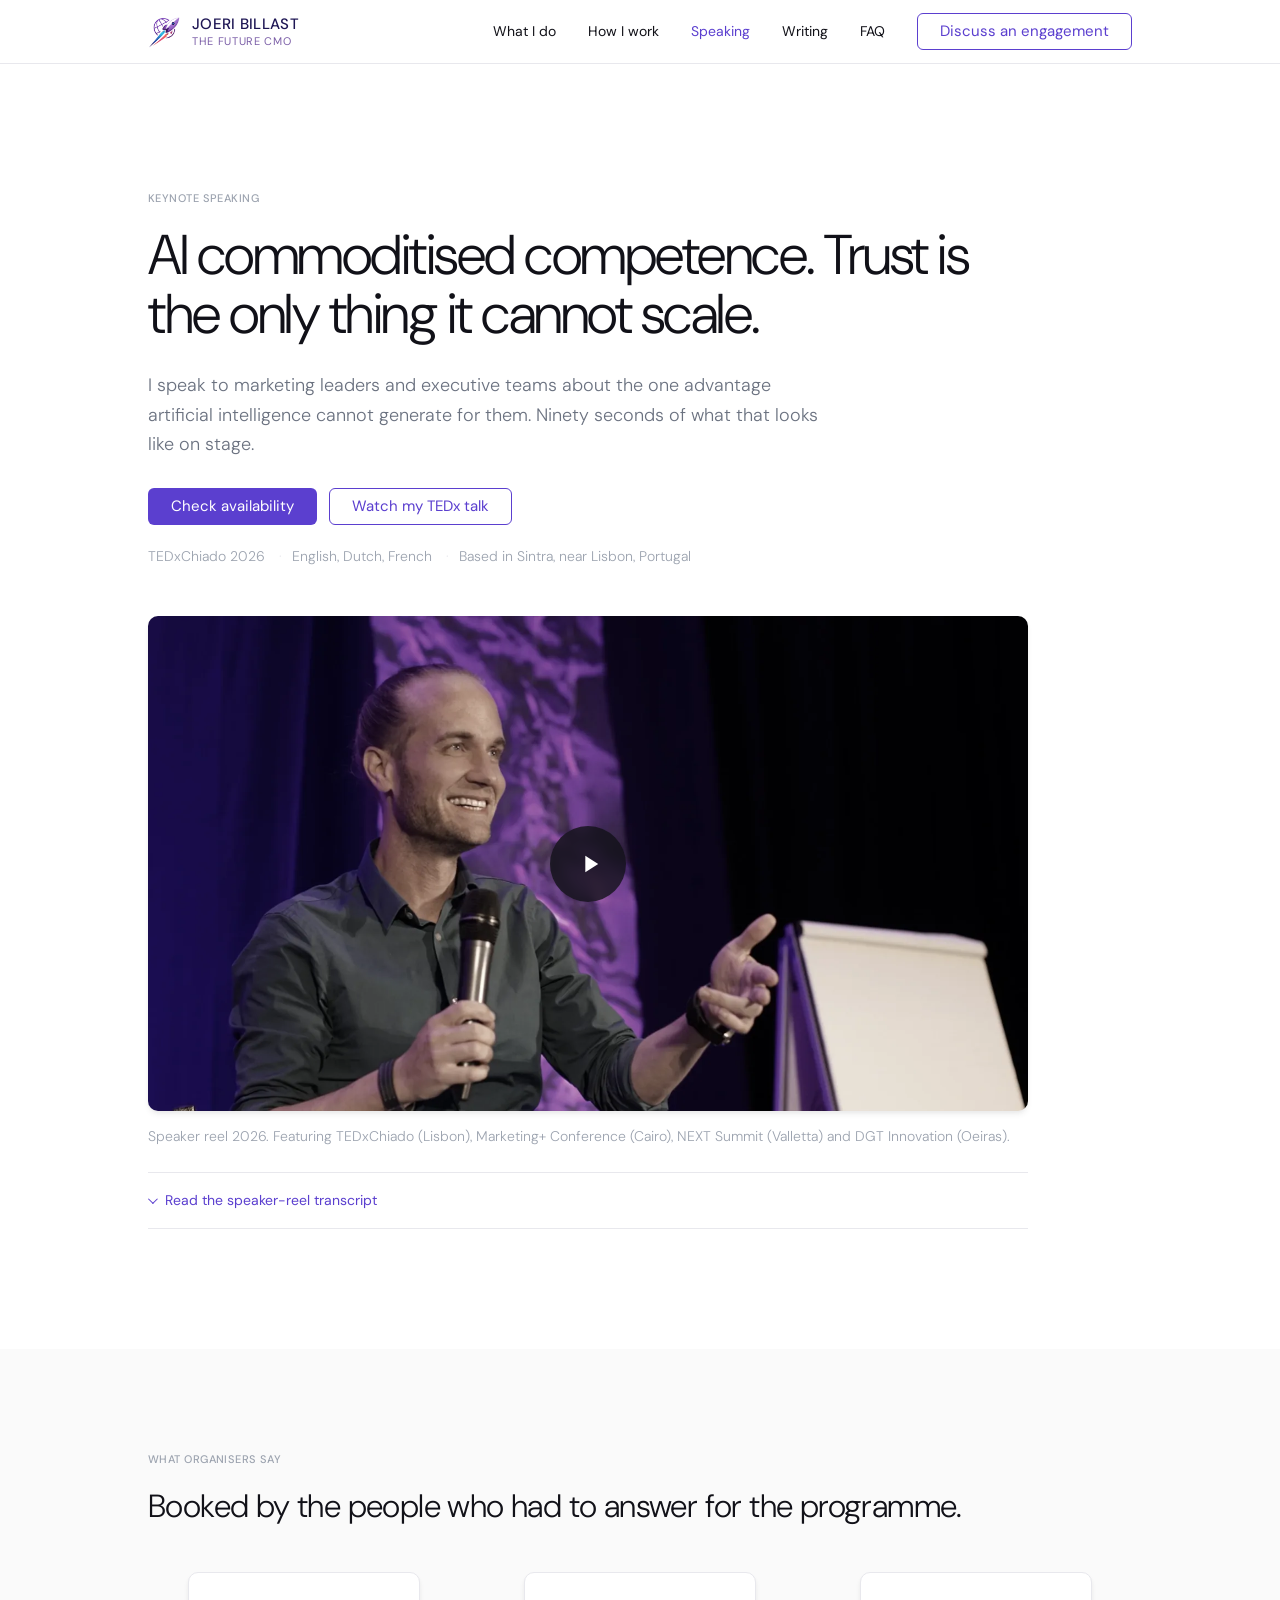
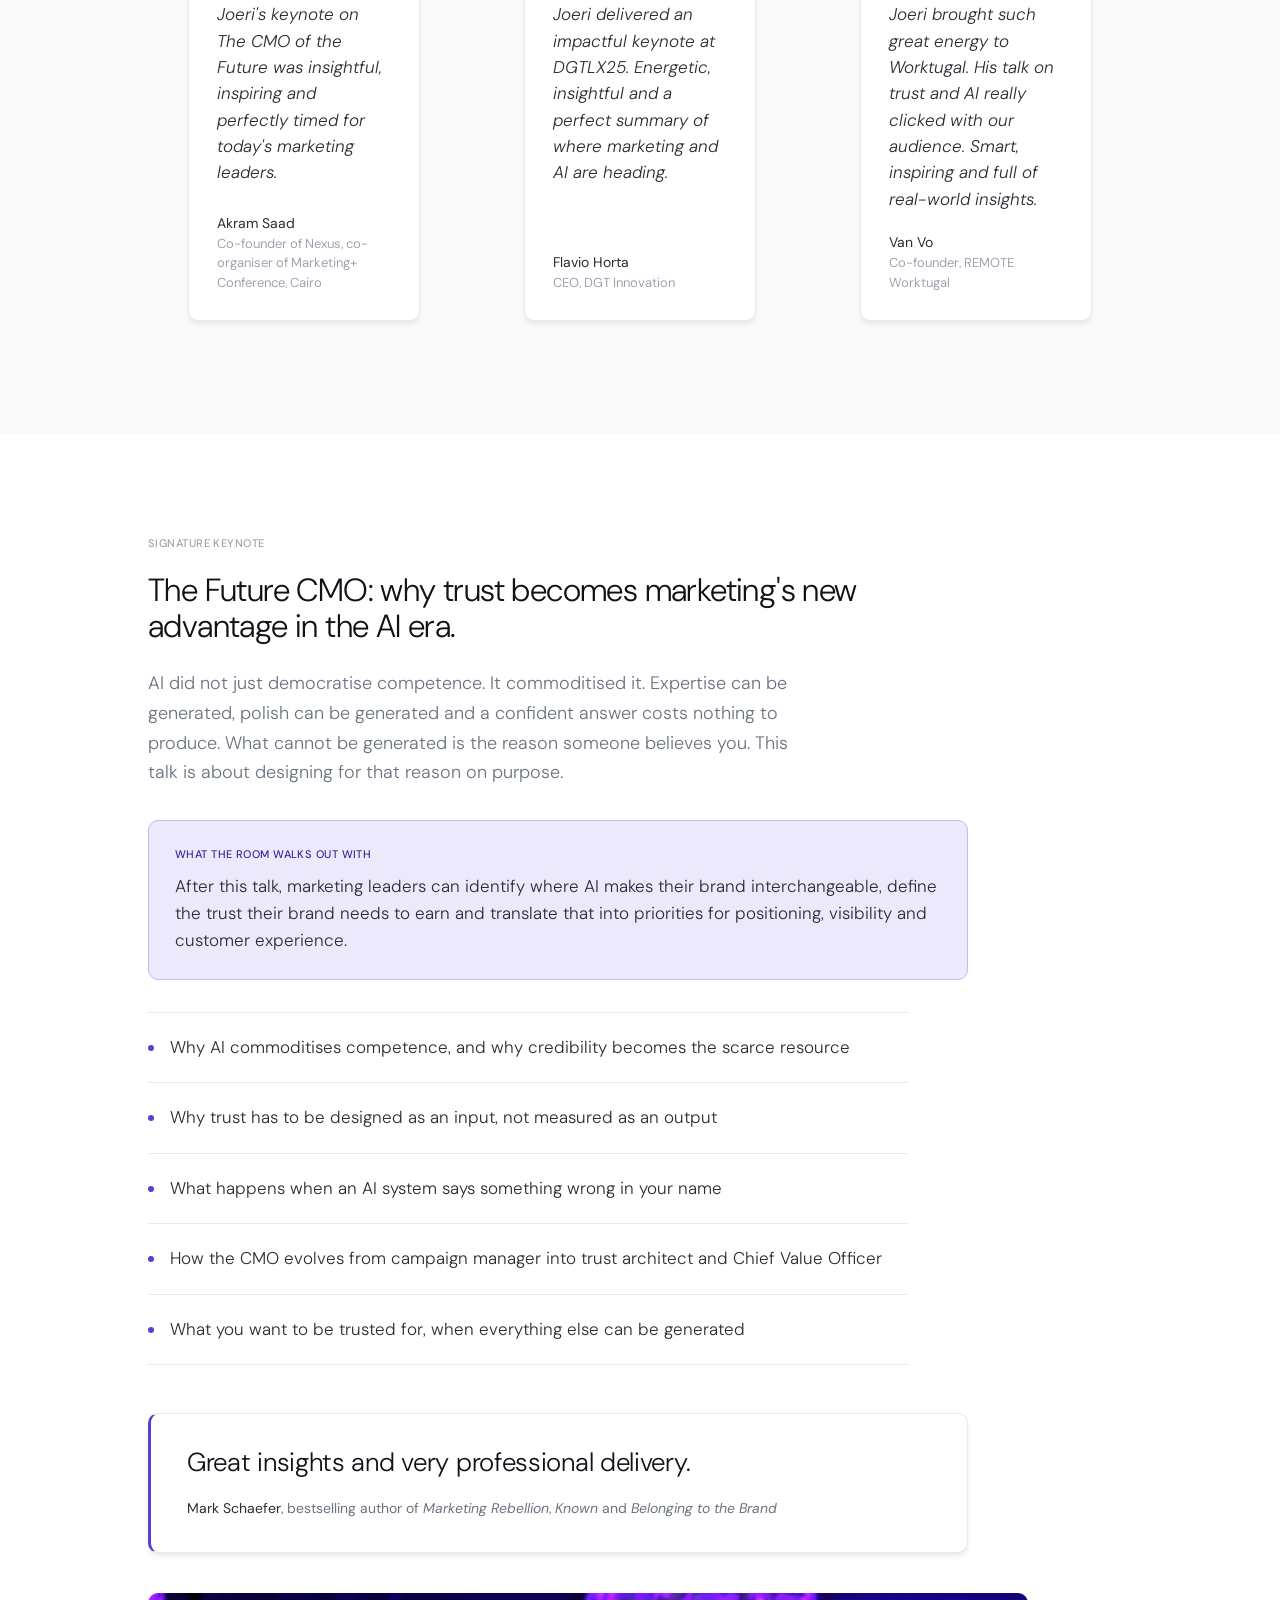
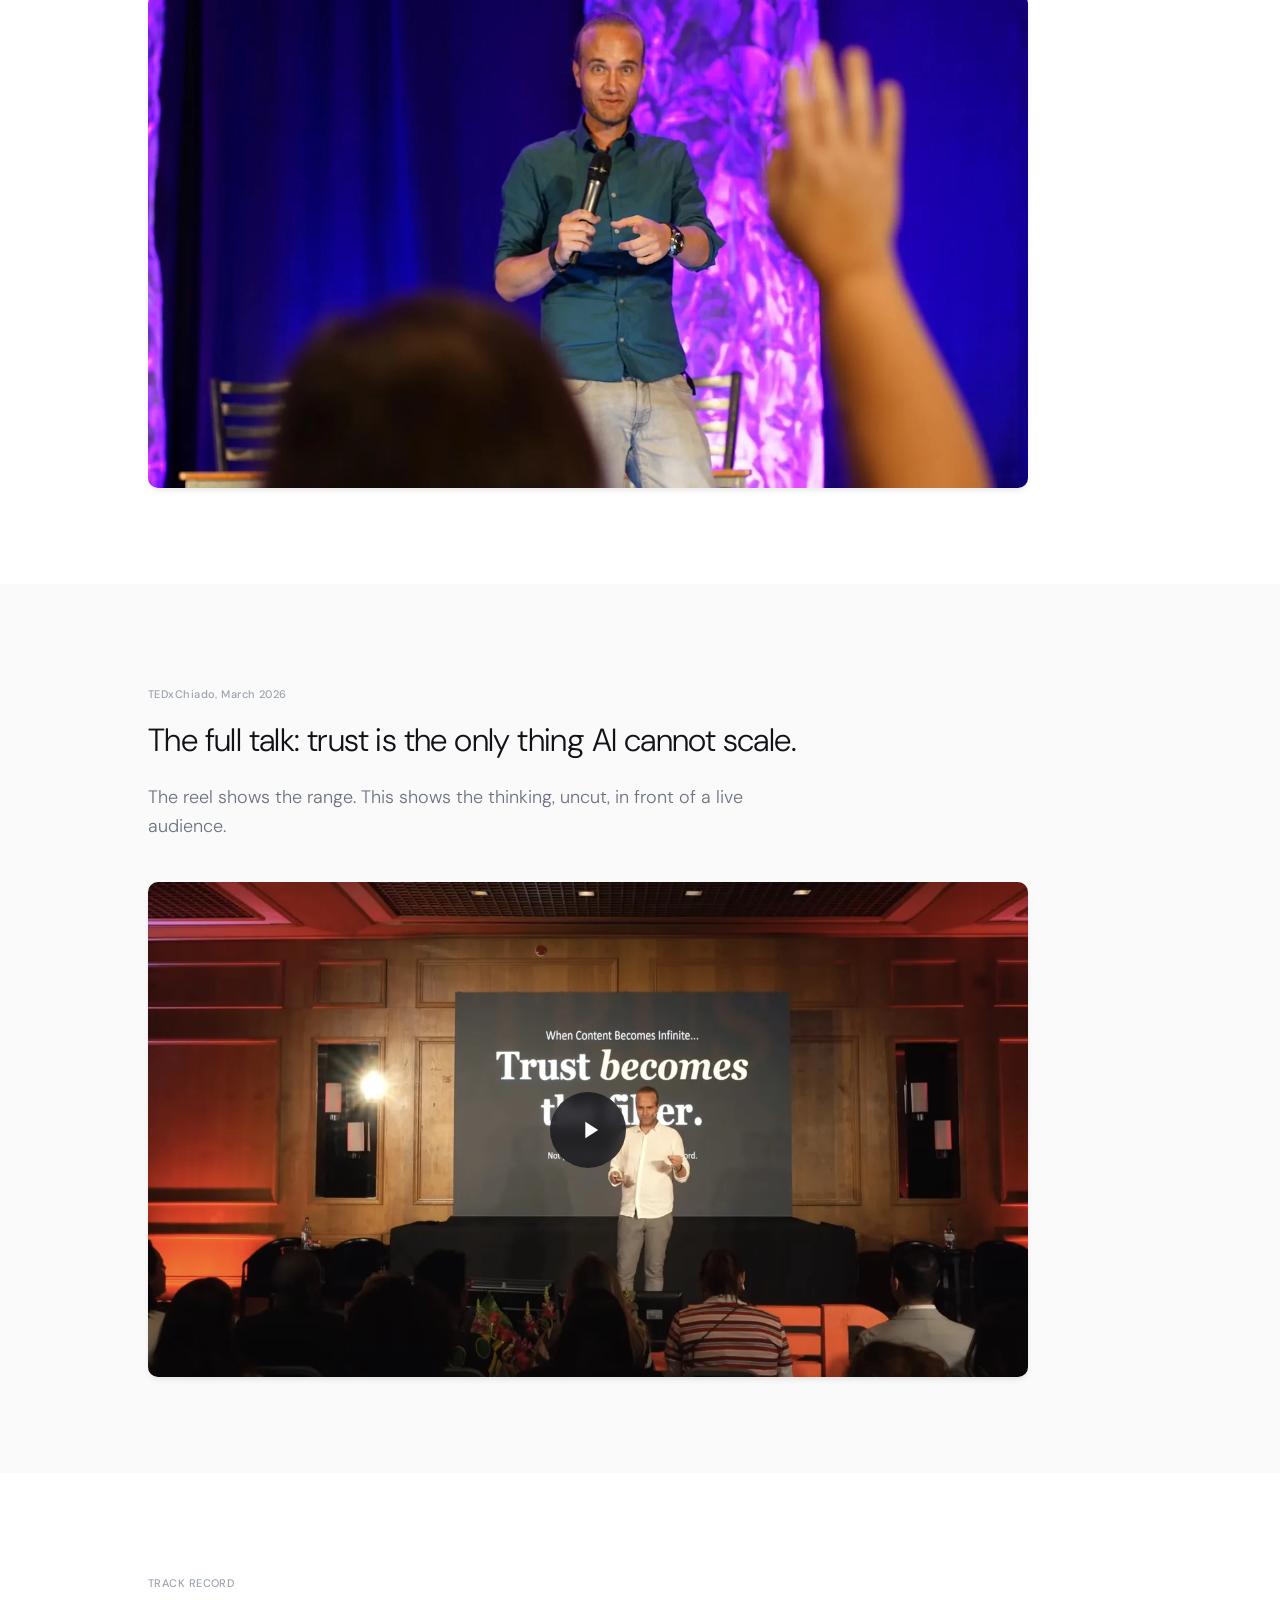
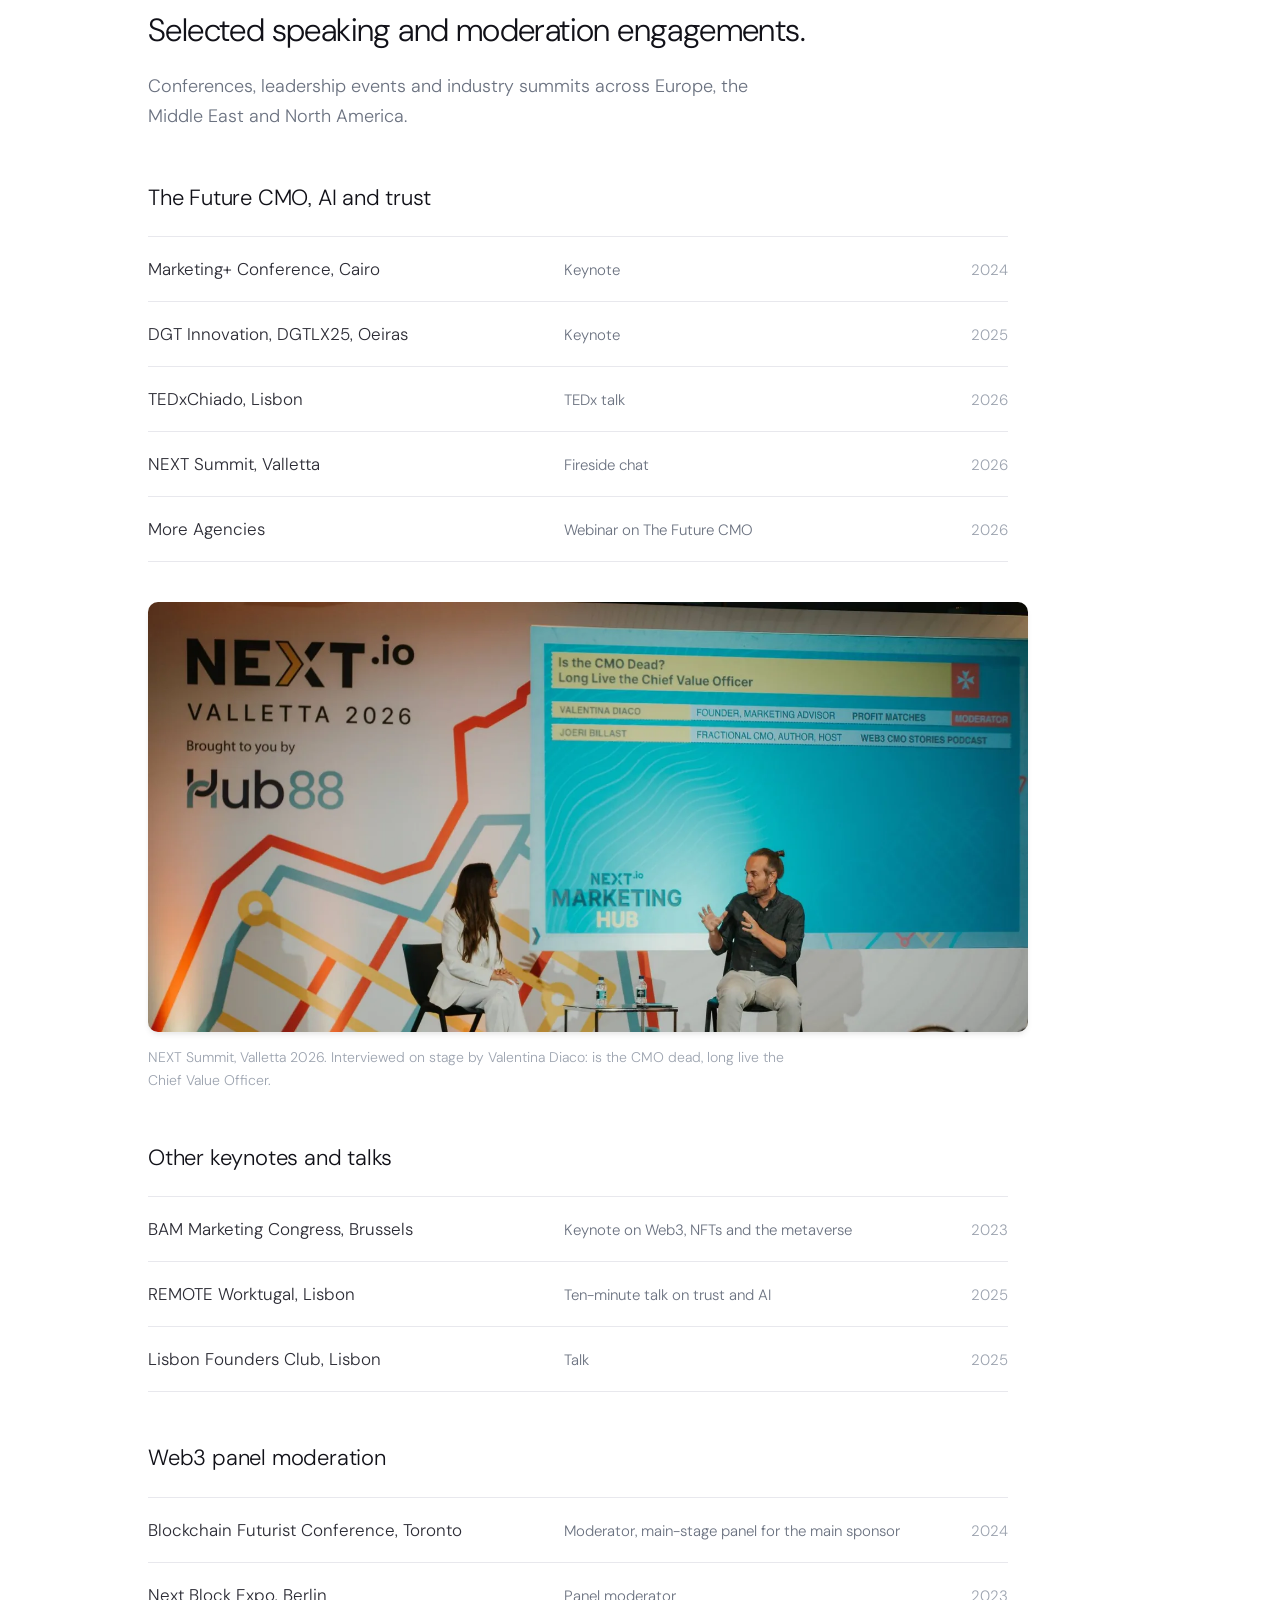
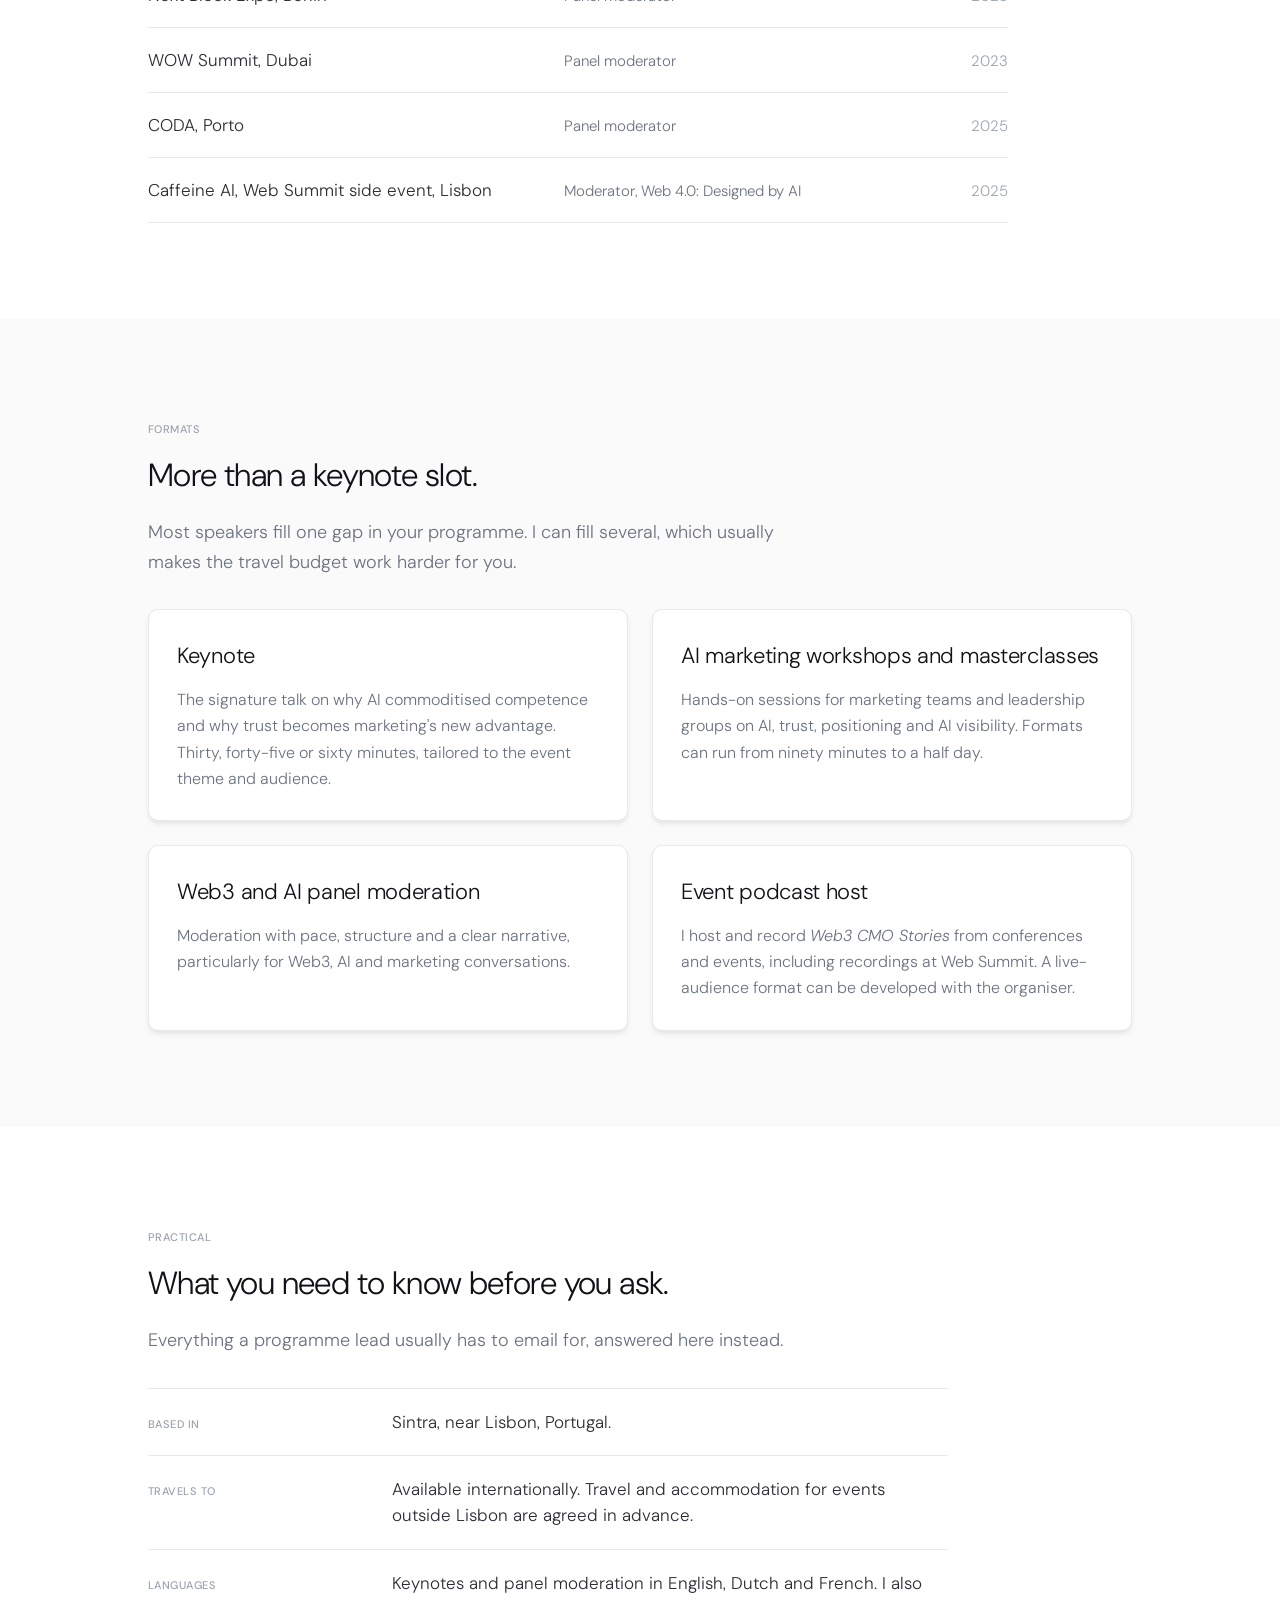
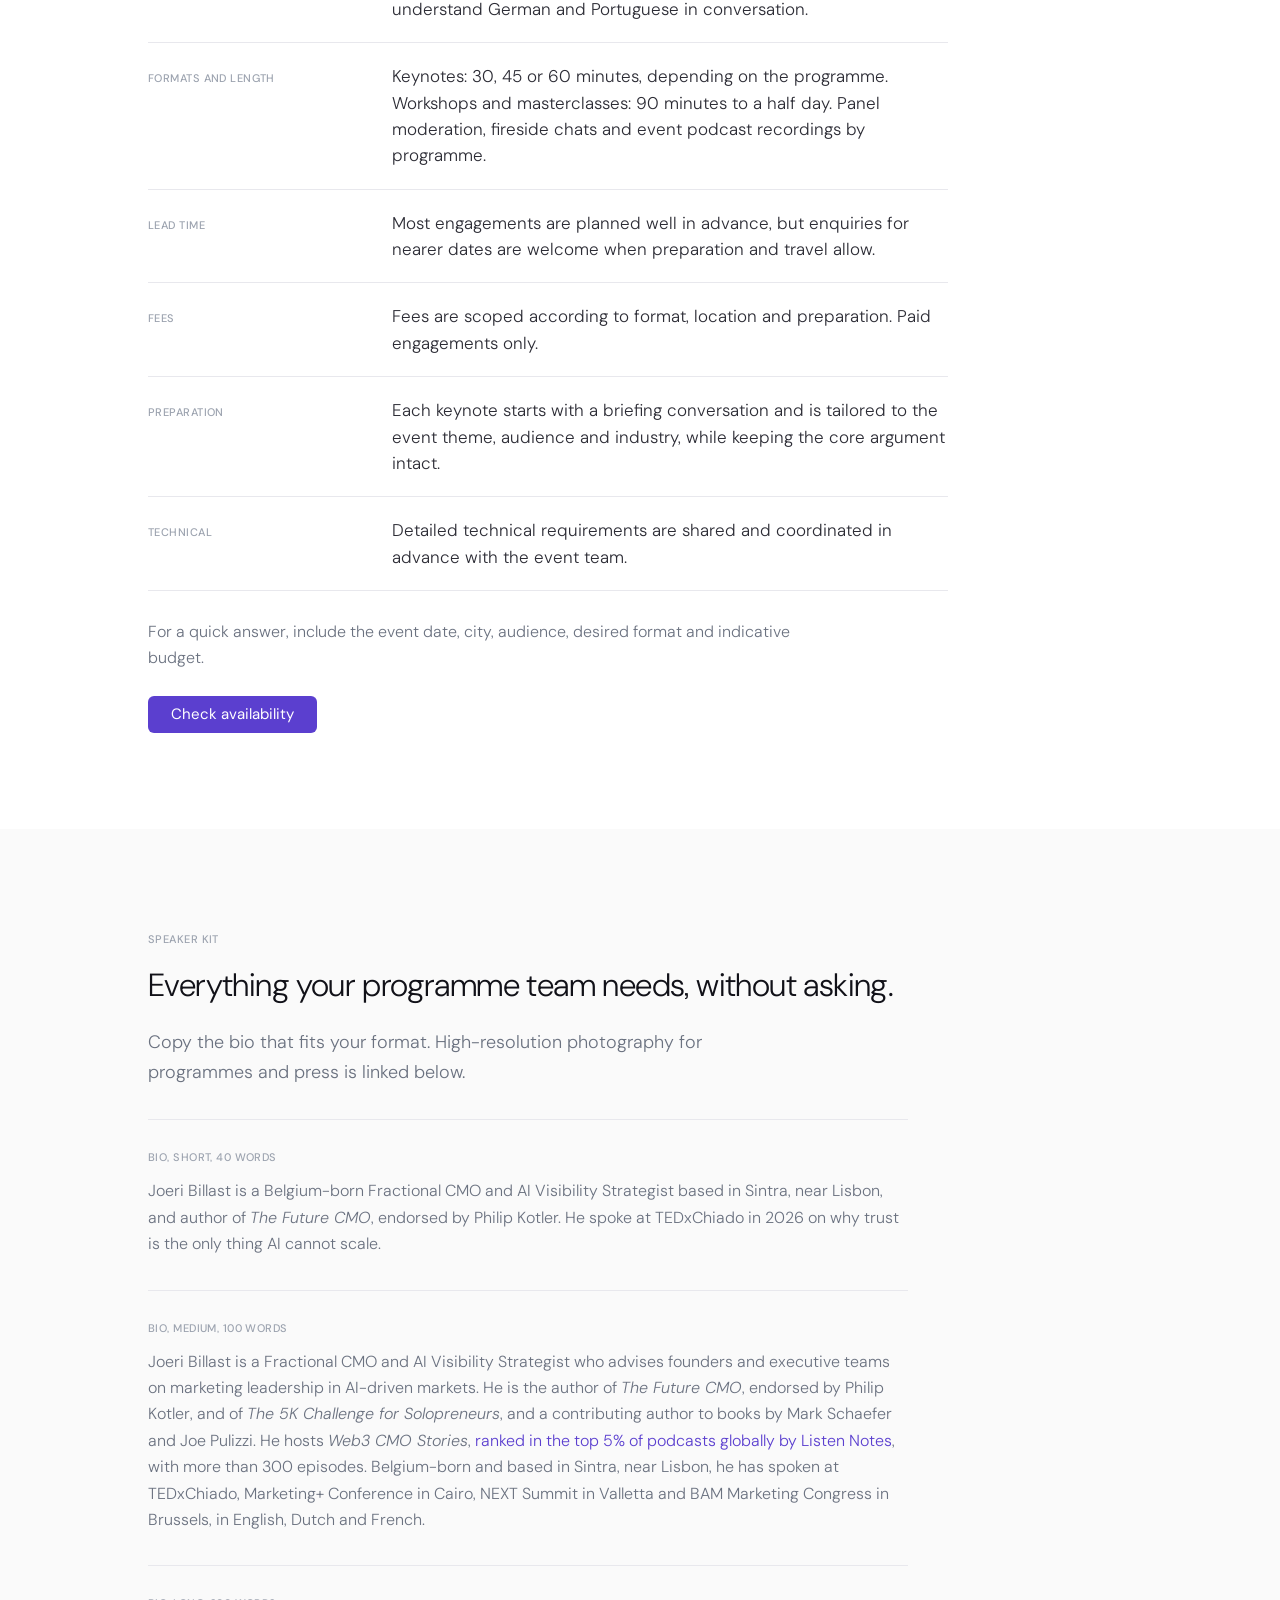
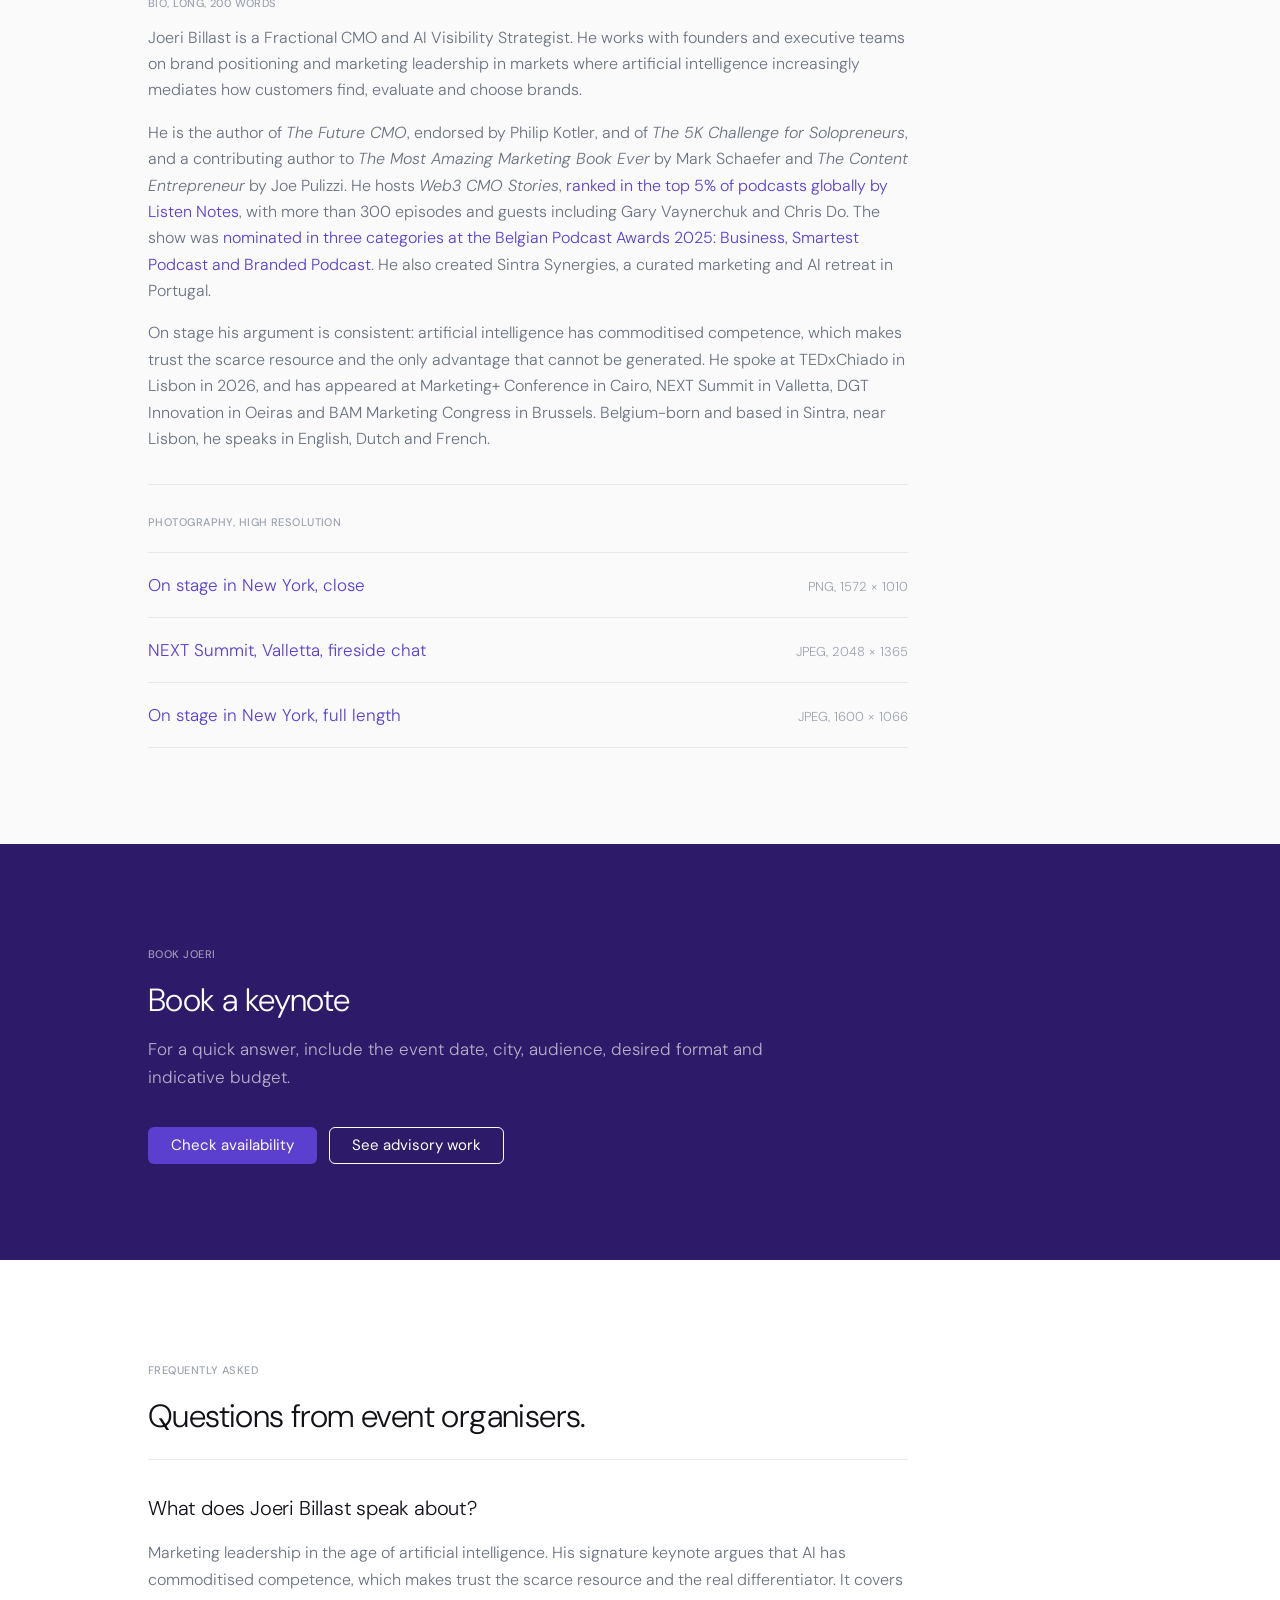
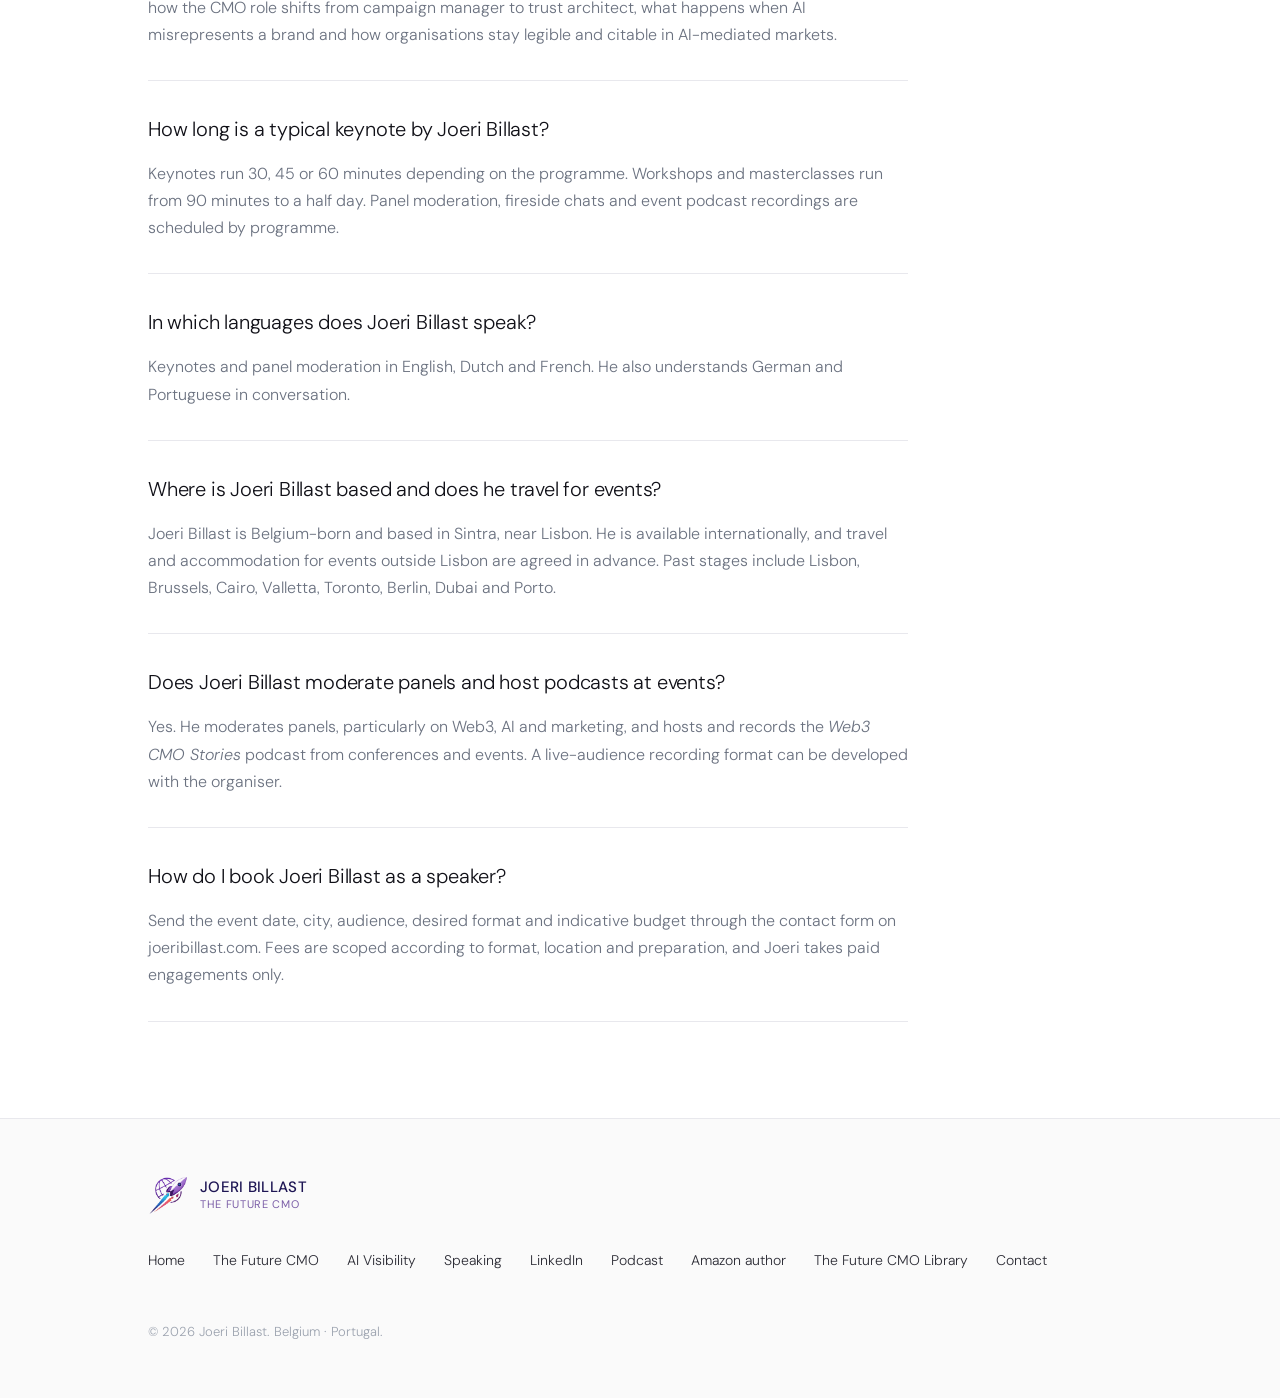
<file: speaking.html>
<!DOCTYPE html>
<html lang="en">
<head>
<meta charset="UTF-8">
<meta name="viewport" content="width=device-width, initial-scale=1.0">

<title>Keynote Speaker on AI and Trust | Joeri Billast</title>
<meta name="description" content="Joeri Billast is a TEDx and international keynote speaker on marketing leadership in the AI era. AI commoditised competence. Trust is the only thing it cannot scale. Book Joeri for conferences, executive offsites and leadership events.">

<meta name="author" content="Joeri Billast">
<link rel="canonical" href="https://joeribillast.com/speaking">

<meta property="og:type" content="profile">
<meta property="og:title" content="Keynote Speaker on AI and Trust | Joeri Billast">
<meta property="og:description" content="TEDx and international keynote speaker on marketing leadership in the AI era. AI commoditised competence. Trust is the only thing it cannot scale.">
<meta property="og:url" content="https://joeribillast.com/speaking">
<meta property="og:image" content="https://joeribillast.com/assets/og-speaking.jpg">
<meta property="og:image:width" content="1200">
<meta property="og:image:height" content="630">
<meta property="og:image:type" content="image/jpeg">
<meta property="og:image:alt" content="Joeri Billast speaking on stage in New York with a microphone">
<meta property="profile:first_name" content="Joeri">
<meta property="profile:last_name" content="Billast">

<meta name="twitter:card" content="summary_large_image">
<meta name="twitter:title" content="Keynote Speaker on AI and Trust | Joeri Billast">
<meta name="twitter:description" content="TEDx and international keynote speaker on marketing leadership in the AI era.">
<meta name="twitter:image" content="https://joeribillast.com/assets/og-speaking.jpg">
<meta name="twitter:image:alt" content="Joeri Billast speaking on stage in New York with a microphone">

<link rel="icon" type="image/jpeg" href="assets/Favikon.jpg">
<link rel="apple-touch-icon" href="assets/Favikon.jpg">
<link rel="stylesheet" href="colors_and_type.css">

<style>
  /* ---------- Page-specific layout ---------- */

  body { background: var(--color-white); }

  /* Nav (shared with index.html) */
  .nav {
    position: sticky; top: 0; z-index: 50;
    height: var(--nav-height);
    background: rgba(255,255,255,0.94);
    backdrop-filter: blur(12px);
    -webkit-backdrop-filter: blur(12px);
    border-bottom: 1px solid var(--color-border);
  }
  .nav__inner {
    max-width: var(--max-content);
    margin: 0 auto;
    height: 100%;
    padding: 0 var(--pad-x-desktop);
    display: flex; align-items: center; justify-content: space-between;
    gap: 24px;
  }
  .wordmark {
    display: inline-flex; align-items: center; gap: 12px;
    text-decoration: none;
    line-height: 1;
    flex: 0 0 auto;
    white-space: nowrap;
  }
  .wordmark__icon {
    display: block;
    height: 32px; width: 32px;
    object-fit: contain;
    flex: 0 0 auto;
  }
  .wordmark__text { display: flex; flex-direction: column; line-height: 1; }
  .wordmark__name {
    font-size: 15px; font-weight: 500;
    color: var(--color-wordmark-name);
    letter-spacing: 0.02em;
  }
  .wordmark__tag {
    font-size: 11px; font-weight: 400;
    color: var(--color-wordmark-tag);
    letter-spacing: 0.06em;
    margin-top: 4px;
    text-transform: uppercase;
  }
  .footer .wordmark__icon { height: 40px; width: 40px; }
  .nav__links {
    display: flex; align-items: center; gap: 32px;
    list-style: none; margin: 0; padding: 0;
  }
  .nav__links a {
    font-size: 14px; font-weight: 400; color: var(--color-heading);
    text-decoration: none;
  }
  .nav__links a:hover { color: var(--color-purple); }
  .nav__links a[aria-current="page"] { color: var(--color-purple); }
  .nav__right { display: flex; align-items: center; gap: 32px; }
  .nav__toggle {
    display: none;
    align-items: center; justify-content: center;
    width: 40px; height: 40px;
    padding: 0; margin: 0;
    background: none;
    border: 1px solid var(--color-border);
    border-radius: var(--radius-standard);
    color: var(--color-heading);
    cursor: pointer;
    flex: 0 0 auto;
    transition: border-color 160ms ease-out, color 160ms ease-out;
  }
  .nav__toggle:hover { border-color: var(--color-purple); color: var(--color-purple); }
  .nav__toggle:focus-visible { outline: none; box-shadow: var(--shadow-focus); }
  .nav__toggle svg { width: 18px; height: 18px; display: block; }
  .nav__toggle .nav__icon-close { display: none; }
  .nav__toggle[aria-expanded="true"] .nav__icon-open { display: none; }
  .nav__toggle[aria-expanded="true"] .nav__icon-close { display: block; }
  .nav__cta-short { display: none; }

  @media (max-width: 900px) { .nav__links { gap: 22px; } .nav__right { gap: 22px; } }
  @media (max-width: 860px) {
    /* Compact bar from tablet width down: the full link row does not fit below 860px */
    .nav__right { gap: 8px; }
    .nav__toggle { display: inline-flex; }
    .nav__right .btn { padding: 8px 12px; font-size: 13px; white-space: nowrap; }
    .nav__cta-long { display: none; }
    .nav__cta-short { display: inline; }
    .nav--js .nav__links {
      position: absolute;
      top: var(--nav-height); left: 0; right: 0;
      flex-direction: column; align-items: stretch;
      gap: 0;
      background: var(--color-white);
      border-bottom: 1px solid var(--color-border);
      box-shadow: var(--shadow-3);
      padding: 2px var(--pad-x-desktop) 10px;
    }
    .nav--js .nav__links[data-open="false"] { display: none; }
    .nav__links > li { border-bottom: 1px solid var(--color-border-light); }
    .nav__links > li:last-child { border-bottom: 0; }
    .nav__links a { display: block; padding: 15px 0; font-size: 15px; }
  }

  @media (max-width: 720px) {
    .nav__inner { padding: 0 var(--pad-x-mobile); gap: 10px; }
    .wordmark { gap: 9px; }
    .wordmark__icon { height: 28px; width: 28px; }
    .wordmark__name { font-size: 13px; }
    .wordmark__tag { font-size: 10px; margin-top: 3px; }
    .nav__right { gap: 8px; }
    .nav__toggle { display: inline-flex; }
    .nav__right .btn { padding: 8px 12px; font-size: 13px; white-space: nowrap; }
    .nav__cta-long { display: none; }
    .nav__cta-short { display: inline; }

    /* Collapsed menu. Without JS the list stays visible and simply stacks. */
    .nav--js .nav__links {
      position: absolute;
      top: var(--nav-height); left: 0; right: 0;
      flex-direction: column; align-items: stretch;
      gap: 0;
      background: var(--color-white);
      border-bottom: 1px solid var(--color-border);
      box-shadow: var(--shadow-3);
      padding: 2px var(--pad-x-mobile) 10px;
    }
    .nav--js .nav__links[data-open="false"] { display: none; }
    .nav__links > li { border-bottom: 1px solid var(--color-border-light); }
    .nav__links > li:last-child { border-bottom: 0; }
    .nav__links a { display: block; padding: 15px 0; font-size: 15px; }
  }

  /* Generic section content (shared with index.html) */
  .section__inner { max-width: var(--max-content); margin: 0 auto; padding: 0 var(--pad-x-desktop); }
  @media (max-width: 720px) {
    .section__inner { padding: 0 var(--pad-x-mobile); }
  }
  .eyebrow-row { margin-bottom: 16px; }
  .section h2 { margin-bottom: 24px; max-width: 820px; }
  .section .reading p { color: var(--color-body); }

  /* ---------- Speaker hero ---------- */
  .speaker-hero h1 { margin-bottom: 28px; max-width: 900px; }
  .speaker-hero__lede { max-width: 680px; margin-bottom: 28px; }
  .speaker-hero__ctas { display: flex; gap: 12px; flex-wrap: wrap; margin-bottom: 20px; }
  .speaker-hero__meta {
    font-size: 14px;
    color: var(--color-muted);
    margin: 0 0 48px;
  }
  .speaker-hero__meta span + span::before {
    content: "·";
    margin: 0 10px;
    color: var(--color-border);
  }

  /* ---------- Video embed (facade: poster loads the iframe on click) ---------- */
  .video-embed {
    max-width: 880px;
    aspect-ratio: 16 / 9;
    border-radius: var(--radius-relaxed);
    overflow: hidden;
    box-shadow: var(--shadow-2);
    background: var(--color-surface);
    position: relative;
  }
  .video-embed__play {
    display: block;
    width: 100%; height: 100%;
    padding: 0; margin: 0; border: 0;
    background: none;
    cursor: pointer;
    position: relative;
    font: inherit;
  }
  .video-embed__thumb {
    width: 100%; height: 100%;
    object-fit: cover;
    display: block;
  }
  .video-embed__icon {
    position: absolute;
    top: 50%; left: 50%;
    transform: translate(-50%, -50%);
    width: 76px; height: 76px;
    background: rgba(17, 17, 24, 0.78);
    border-radius: 50%;
    display: flex; align-items: center; justify-content: center;
    transition: background 200ms ease-out, transform 200ms ease-out;
    backdrop-filter: blur(6px);
    -webkit-backdrop-filter: blur(6px);
  }
  .video-embed__icon svg {
    width: 28px; height: 28px;
    fill: #ffffff;
    margin-left: 4px;
  }
  .video-embed__play:hover .video-embed__icon,
  .video-embed__play:focus-visible .video-embed__icon {
    background: var(--color-purple);
    transform: translate(-50%, -50%) scale(1.05);
  }
  .video-embed__play:focus-visible { outline: none; }
  .video-embed__play:focus-visible .video-embed__icon {
    box-shadow: 0 0 0 4px rgba(91, 63, 207, 0.25);
  }
  .video-embed iframe {
    width: 100%; height: 100%;
    border: 0;
    display: block;
  }
  .video-caption {
    max-width: 880px;
    margin-top: 14px;
    font-size: 14px;
    color: var(--color-muted);
  }

  /* ---------- Transcript disclosure ---------- */
  .transcript {
    max-width: 880px;
    margin-top: 24px;
    border-top: 1px solid var(--color-border);
    border-bottom: 1px solid var(--color-border);
  }
  .transcript > summary {
    list-style: none;
    cursor: pointer;
    padding: 16px 0;
    font-size: 14px; font-weight: 400;
    color: var(--color-purple);
    display: flex; align-items: center; gap: 10px;
    transition: color 160ms ease-out;
  }
  .transcript > summary::-webkit-details-marker { display: none; }
  .transcript > summary::before {
    content: "";
    flex: 0 0 auto;
    width: 7px; height: 7px;
    border-right: 1.5px solid currentColor;
    border-bottom: 1.5px solid currentColor;
    transform: rotate(45deg) translateY(-2px);
    transition: transform 160ms ease-out;
  }
  .transcript[open] > summary::before { transform: rotate(-135deg) translateY(-2px); }
  .transcript > summary:hover { color: var(--color-purple-hover); }
  .transcript > summary:focus-visible {
    outline: none;
    box-shadow: var(--shadow-focus);
    border-radius: var(--radius-standard);
  }
  .transcript__body { padding: 0 0 24px; max-width: 640px; }
  .transcript__body p { color: var(--color-body); font-size: 1rem; line-height: 1.7; }
  .transcript__body p + p { margin-top: 1em; }

  /* ---------- Photography ---------- */
  .stage-figure {
    margin: 40px 0 0;
    max-width: 880px;
  }
  .stage-figure img {
    display: block;
    width: 100%; height: auto;
    border-radius: var(--radius-relaxed);
    box-shadow: var(--shadow-2);
  }
  .stage-figure figcaption {
    margin-top: 14px;
    font-size: 14px;
    color: var(--color-muted);
    max-width: 640px;
  }

  /* ---------- Prominent endorsement ---------- */
  .endorsement {
    margin: 48px 0 0;
    padding: 32px 36px;
    max-width: 820px;
    background: var(--color-white);
    border: 1px solid var(--color-border);
    border-left: 3px solid var(--color-purple);
    border-radius: var(--radius-relaxed);
    box-shadow: var(--shadow-2);
  }
  .endorsement p {
    margin: 0 0 18px;
    font-size: 1.625rem;
    line-height: 1.3;
    font-weight: 300;
    letter-spacing: -0.3px;
    color: var(--color-heading);
  }
  .endorsement cite {
    display: block;
    font-style: normal;
    font-size: 14px; font-weight: 400; line-height: 1.55;
    color: var(--color-body);
  }
  .endorsement cite strong {
    font-weight: 400;
    color: var(--color-label);
  }
  @media (max-width: 720px) {
    .endorsement { padding: 24px 22px; }
    .endorsement p { font-size: 1.375rem; }
  }

  /* ---------- Keynote outcome ---------- */
  .outcome {
    margin: 32px 0 0;
    padding: 24px 26px;
    max-width: 820px;
    background: var(--color-purple-light);
    border: 1px solid var(--color-purple-border);
    border-radius: var(--radius-relaxed);
  }
  .outcome__label {
    font-size: 11px; font-weight: 500;
    letter-spacing: 0.04em; text-transform: uppercase;
    color: var(--color-purple-active);
    margin-bottom: 10px;
  }
  .outcome p {
    margin: 0;
    font-size: 1.0625rem; font-weight: 300; line-height: 1.6;
    color: var(--color-label);
  }

  /* ---------- Keynote takeaways ---------- */
  .takeaways {
    list-style: none; margin: 32px 0 0; padding: 0;
    border-top: 1px solid var(--color-border);
    max-width: 760px;
  }
  .takeaways li {
    border-bottom: 1px solid var(--color-border);
    padding: 22px 0;
    font-size: 1.0625rem;
    color: var(--color-label);
    font-weight: 300;
    line-height: 1.5;
    display: flex; align-items: baseline; gap: 16px;
  }
  .takeaways li::before {
    content: ""; flex: 0 0 6px; width: 6px; height: 6px;
    border-radius: 50%; background: var(--color-purple);
    transform: translateY(-2px);
  }

  /* ---------- Testimonial cards ---------- */
  .quote-grid {
    display: grid;
    grid-template-columns: repeat(3, minmax(0, 1fr));
    gap: 24px;
    margin-top: 32px;
  }
  @media (max-width: 900px) { .quote-grid { grid-template-columns: 1fr; } }
  .quote-card {
    background: var(--color-white);
    border: 1px solid var(--color-border);
    border-radius: var(--radius-relaxed);
    padding: 28px;
    box-shadow: var(--shadow-2);
    display: flex; flex-direction: column;
  }
  .quote-card blockquote {
    margin: 0 0 20px;
    font-style: italic;
    font-weight: 300;
    font-size: 1.0625rem;
    line-height: 1.55;
    color: var(--color-label);
  }
  .quote-card__who {
    margin-top: auto;
    font-size: 13px; font-weight: 400; line-height: 1.5;
    color: var(--color-muted);
  }
  .quote-card__name {
    display: block;
    font-size: 14px;
    color: var(--color-label);
  }

  /* ---------- Engagements ---------- */
  .engagement-group { margin-top: 48px; max-width: 860px; }
  .engagement-group:first-of-type { margin-top: 32px; }
  .engagement-group h3 {
    font-size: 1.375rem;
    font-weight: 300;
    letter-spacing: -0.2px;
    margin-bottom: 4px;
  }
  .stages {
    list-style: none; margin: 20px 0 0; padding: 0;
    border-top: 1px solid var(--color-border);
  }
  .stages li {
    border-bottom: 1px solid var(--color-border);
    padding: 18px 0;
    display: grid;
    grid-template-columns: minmax(0, 1.1fr) minmax(0, 1fr) 64px;
    gap: 20px;
    align-items: baseline;
    font-weight: 300;
  }
  .stages__event { font-size: 1.0625rem; color: var(--color-label); }
  .stages__role { font-size: 0.9375rem; color: var(--color-body); }
  .stages__year { font-size: 0.9375rem; color: var(--color-muted); text-align: right; }
  @media (max-width: 760px) {
    .stages li { grid-template-columns: minmax(0, 1fr) 56px; gap: 4px 16px; }
    .stages__event { grid-column: 1; }
    .stages__year { grid-column: 2; grid-row: 1; }
    .stages__role { grid-column: 1 / -1; }
  }

  /* ---------- Format cards ---------- */
  .formats {
    display: grid;
    grid-template-columns: repeat(2, minmax(0, 1fr));
    gap: 24px;
    margin-top: 32px;
  }
  @media (max-width: 820px) { .formats { grid-template-columns: 1fr; } }
  .format-card {
    background: var(--color-white);
    border: 1px solid var(--color-border);
    border-radius: var(--radius-relaxed);
    padding: 28px;
    box-shadow: var(--shadow-2);
    transition: box-shadow 200ms ease-out, transform 200ms ease-out;
  }
  .format-card:hover {
    box-shadow: var(--shadow-3);
    transform: translateY(-2px);
  }
  .format-card h3 { font-size: 1.375rem; margin-bottom: 12px; }
  .format-card p { margin: 0; color: var(--color-body); font-size: 1rem; }

  /* ---------- Practical facts ---------- */
  .facts {
    margin: 32px 0 0;
    max-width: 800px;
    border-top: 1px solid var(--color-border);
  }
  .facts__row {
    border-bottom: 1px solid var(--color-border);
    padding: 20px 0;
    display: grid;
    grid-template-columns: 220px minmax(0, 1fr);
    gap: 24px;
    align-items: baseline;
  }
  .facts__key {
    font-size: 11px; font-weight: 500;
    letter-spacing: 0.04em; text-transform: uppercase;
    color: var(--color-muted);
  }
  .facts__val {
    font-size: 1.0625rem; font-weight: 300; color: var(--color-label);
    line-height: 1.55;
  }
  @media (max-width: 720px) {
    .facts__row { grid-template-columns: 1fr; gap: 6px; }
  }
  .facts__note {
    margin: 28px 0 0;
    max-width: 660px;
    font-size: 1rem;
    color: var(--color-body);
  }
  .facts__cta { display: flex; gap: 12px; flex-wrap: wrap; margin-top: 24px; }

  /* ---------- Speaker kit ---------- */
  .bio-block {
    border-top: 1px solid var(--color-border);
    padding-top: 28px;
    margin-top: 32px;
    max-width: 760px;
  }
  .bio-block__label {
    font-size: 11px; font-weight: 500;
    letter-spacing: 0.04em; text-transform: uppercase;
    color: var(--color-muted);
    margin-bottom: 12px;
  }
  .bio-block p { color: var(--color-body); margin: 0; }
  .bio-block p + p { margin-top: 1em; }

  .downloads {
    list-style: none;
    margin: 20px 0 0; padding: 0;
    max-width: 760px;
    border-top: 1px solid var(--color-border);
  }
  .downloads li {
    border-bottom: 1px solid var(--color-border);
    padding: 18px 0;
    display: flex; justify-content: space-between; align-items: baseline;
    gap: 20px;
  }
  .downloads a { font-size: 1.0625rem; font-weight: 300; }
  .downloads span { font-size: 13px; color: var(--color-muted); flex: 0 0 auto; }

  /* ---------- Dark CTA ---------- */
  .cta-dark { text-align: left; }
  .cta-dark h2 { max-width: 760px; margin-bottom: 16px; }
  .cta-dark p { color: rgba(255,255,255,0.65); max-width: 640px; margin-bottom: 36px; font-size: 1.0625rem; }
  .cta-dark__buttons { display: flex; gap: 12px; flex-wrap: wrap; }

  /* ---------- FAQ ---------- */
  .faq-list {
    max-width: 760px;
    border-top: 1px solid var(--color-border);
  }
  .faq-item {
    border-bottom: 1px solid var(--color-border);
    padding: 32px 0;
  }
  .faq-item h3 {
    font-size: 1.25rem; font-weight: 300;
    color: var(--color-heading);
    margin-bottom: 14px;
    letter-spacing: -0.2px;
  }
  .faq-item p { margin: 0; color: var(--color-body); font-size: 1rem; line-height: 1.7; }

  /* ---------- Footer ---------- */
  .footer {
    background: var(--color-off-white);
    border-top: 1px solid var(--color-border);
    padding: 56px 0;
  }
  .footer__inner {
    max-width: var(--max-content); margin: 0 auto;
    padding: 0 var(--pad-x-desktop);
    display: flex; justify-content: space-between; align-items: flex-start;
    gap: 32px; flex-wrap: wrap;
  }
  .footer__links { display: flex; gap: 28px; list-style: none; margin: 0; padding: 0; flex-wrap: wrap; }
  .footer__links a { font-size: 14px; color: var(--color-label); }
  .footer__links a:hover { color: var(--color-purple); }
  .footer__copy { font-size: 13px; color: var(--color-muted); margin-top: 16px; width: 100%; }
  @media (max-width: 720px) {
    .footer__inner { padding: 0 var(--pad-x-mobile); }
  }
</style>

<!-- ============================================
     Schema.org structured data
     For AI / GEO / AEO
     ============================================ -->
<script type="application/ld+json">
{
  "@context": "https://schema.org",
  "@graph": [
    {
      "@type": "Person",
      "@id": "https://joeribillast.com/#person",
      "name": "Joeri Billast",
      "url": "https://joeribillast.com"
    },
    {
      "@type": "WebSite",
      "@id": "https://joeribillast.com/#website",
      "name": "Joeri Billast",
      "url": "https://joeribillast.com",
      "publisher": {
        "@id": "https://joeribillast.com/#person"
      },
      "inLanguage": "en"
    },
    {
      "@type": "WebPage",
      "@id": "https://joeribillast.com/speaking#webpage",
      "url": "https://joeribillast.com/speaking",
      "name": "Keynote Speaker on AI and Trust | Joeri Billast",
      "description": "Joeri Billast is a TEDx and international keynote speaker on marketing leadership in the AI era.",
      "isPartOf": {
        "@id": "https://joeribillast.com/#website"
      },
      "about": {
        "@id": "https://joeribillast.com/#person"
      },
      "primaryImageOfPage": "https://joeribillast.com/assets/og-speaking.jpg",
      "inLanguage": "en"
    },
    {
      "@type": "BreadcrumbList",
      "itemListElement": [
        {
          "@type": "ListItem",
          "position": 1,
          "name": "Home",
          "item": "https://joeribillast.com/"
        },
        {
          "@type": "ListItem",
          "position": 2,
          "name": "Speaking",
          "item": "https://joeribillast.com/speaking"
        }
      ]
    },
    {
      "@type": "VideoObject",
      "@id": "https://joeribillast.com/speaking#speaker-reel",
      "name": "The Future CMO: Trust in the AI Era. Joeri Billast Speaker Reel 2026",
      "description": "Speaker reel of Joeri Billast, international keynote speaker on marketing leadership in the age of artificial intelligence. Featuring TEDxChiado in Lisbon, Marketing+ Conference in Cairo, NEXT Summit in Valletta and DGT Innovation in Oeiras.",
      "thumbnailUrl": "https://joeribillast.com/assets/speaking-reel-poster-1600.jpg",
      "uploadDate": "2026-08-21T00:00:00+01:00",
      "transcript": "AI didn't just democratise competence, it commoditised it. So if you think about it, AI made it faster, but trust made it believable. The future CMO sees things differently. He sees trust as something that is not the output, but that is the input. It's so important that the trust is built beforehand, so that when something goes wrong, your audience, your customers give you the benefit of the doubt. In a world where everything can be generated, trust cannot. The question is, what do you want to be trusted for when everything else can be generated?",
      "contentUrl": "https://www.youtube.com/watch?v=SileqsRbhAg",
      "embedUrl": "https://www.youtube.com/embed/SileqsRbhAg",
      "author": {
        "@id": "https://joeribillast.com/#person"
      },
      "about": [
        {
          "@type": "Thing",
          "name": "Keynote speaking"
        },
        {
          "@type": "Thing",
          "name": "Marketing leadership"
        },
        {
          "@type": "Thing",
          "name": "Brand trust"
        },
        {
          "@type": "Thing",
          "name": "AI Visibility"
        }
      ]
    },
    {
      "@type": "VideoObject",
      "@id": "https://joeribillast.com/#tedx-talk",
      "name": "Trust is the only thing AI cannot scale",
      "description": "TEDxChiado talk by Joeri Billast on why trust is the scarce resource in the age of generative AI, and what marketing leaders should optimise for instead.",
      "thumbnailUrl": "https://joeribillast.com/assets/speaking-tedx-poster-1600.jpg",
      "uploadDate": "2026-05-11T00:00:00+01:00",
      "contentUrl": "https://www.youtube.com/watch?v=rUFx4FMBU-Q",
      "embedUrl": "https://www.youtube.com/embed/rUFx4FMBU-Q",
      "publisher": {
        "@type": "Organization",
        "name": "TEDxChiado"
      },
      "author": {
        "@id": "https://joeribillast.com/#person"
      }
    },
    {
      "@type": "Service",
      "@id": "https://joeribillast.com/speaking#service",
      "serviceType": "Keynote speaking",
      "name": "Keynote speaking, workshops, panel moderation and event podcast hosting",
      "provider": {
        "@id": "https://joeribillast.com/#person"
      },
      "areaServed": "Worldwide",
      "availableChannel": {
        "@type": "ServiceChannel",
        "availableLanguage": [
          "en",
          "nl",
          "fr"
        ]
      },
      "audience": {
        "@type": "Audience",
        "audienceType": "Conference organisers, executive teams, marketing leadership events"
      }
    },
    {
      "@type": "FAQPage",
      "@id": "https://joeribillast.com/speaking#faq",
      "mainEntity": [
        {
          "@type": "Question",
          "name": "What does Joeri Billast speak about?",
          "acceptedAnswer": {
            "@type": "Answer",
            "text": "Marketing leadership in the age of artificial intelligence. His signature keynote argues that AI has commoditised competence, which makes trust the scarce resource and the real differentiator. It covers how the CMO role shifts from campaign manager to trust architect, what happens when AI misrepresents a brand and how organisations stay legible and citable in AI-mediated markets."
          }
        },
        {
          "@type": "Question",
          "name": "How long is a typical keynote by Joeri Billast?",
          "acceptedAnswer": {
            "@type": "Answer",
            "text": "Keynotes run 30, 45 or 60 minutes depending on the programme. Workshops and masterclasses run from 90 minutes to a half day. Panel moderation, fireside chats and event podcast recordings are scheduled by programme."
          }
        },
        {
          "@type": "Question",
          "name": "In which languages does Joeri Billast speak?",
          "acceptedAnswer": {
            "@type": "Answer",
            "text": "Keynotes and panel moderation in English, Dutch and French. He also understands German and Portuguese in conversation."
          }
        },
        {
          "@type": "Question",
          "name": "Where is Joeri Billast based and does he travel for events?",
          "acceptedAnswer": {
            "@type": "Answer",
            "text": "Joeri Billast is Belgium-born and based in Sintra, near Lisbon. He is available internationally, and travel and accommodation for events outside Lisbon are agreed in advance. Past stages include Lisbon, Brussels, Cairo, Valletta, Toronto, Berlin, Dubai and Porto."
          }
        },
        {
          "@type": "Question",
          "name": "Does Joeri Billast moderate panels and host podcasts at events?",
          "acceptedAnswer": {
            "@type": "Answer",
            "text": "Yes. He moderates panels, particularly on Web3, AI and marketing, and hosts and records the Web3 CMO Stories podcast from conferences and events. A live-audience recording format can be developed with the organiser."
          }
        },
        {
          "@type": "Question",
          "name": "How do I book Joeri Billast as a speaker?",
          "acceptedAnswer": {
            "@type": "Answer",
            "text": "Send the event date, city, audience, desired format and indicative budget through the contact form on joeribillast.com. Fees are scoped according to format, location and preparation, and Joeri takes paid engagements only."
          }
        }
      ]
    }
  ]
}
</script>
</head>

<body>

  <!-- ===================== NAV ===================== -->
  <header class="nav" role="banner">
    <div class="nav__inner">
      <a href="/" class="wordmark" aria-label="Joeri Billast, The Future CMO">
        <img src="assets/joeri-icon-transparent.png" alt="" class="wordmark__icon" width="32" height="32" loading="eager" decoding="async">
        <span class="wordmark__text">
          <span class="wordmark__name">JOERI BILLAST</span>
          <span class="wordmark__tag">The Future CMO</span>
        </span>
      </a>
      <div class="nav__right">
        <nav aria-label="Primary">
        <ul class="nav__links" id="primary-nav" data-open="false">
          <li><a href="/#what-i-do">What I do</a></li>
          <li><a href="/#how-i-work">How I work</a></li>
          <li><a href="/speaking" aria-current="page">Speaking</a></li>
          <li><a href="/#writing">Writing</a></li>
          <li><a href="#faq">FAQ</a></li>
        </ul>
        </nav>
        <a href="https://myformflow.io/efficado/contact-joeri" class="btn btn--ghost nav__cta-btn" target="_blank" rel="noopener"><span class="nav__cta-long">Discuss an engagement</span><span class="nav__cta-short">Get in touch</span></a>
        <button type="button" class="nav__toggle" aria-controls="primary-nav" aria-expanded="false" aria-label="Open menu" hidden>
          <svg class="nav__icon-open" viewBox="0 0 24 24" aria-hidden="true"><path d="M3 6h18M3 12h18M3 18h18" fill="none" stroke="currentColor" stroke-width="1.6" stroke-linecap="round"/></svg>
          <svg class="nav__icon-close" viewBox="0 0 24 24" aria-hidden="true"><path d="M5 5l14 14M19 5L5 19" fill="none" stroke="currentColor" stroke-width="1.6" stroke-linecap="round"/></svg>
        </button>
      </div>
    </div>
  </header>

  <main>

    <!-- ===================== 1. HERO AND SPEAKER REEL ===================== -->
    <section class="section section--hero speaker-hero" aria-labelledby="speaker-title">
      <div class="section__inner">
        <div class="eyebrow-row"><span class="t-eyebrow">Keynote speaking</span></div>

        <h1 id="speaker-title" class="t-hero">AI commoditised competence. Trust is the only thing it cannot scale.</h1>

        <div class="speaker-hero__lede">
          <p class="t-body-lg">
            I speak to marketing leaders and executive teams about the one advantage artificial intelligence
            cannot generate for them. Ninety seconds of what that looks like on stage.
          </p>
        </div>

        <div class="speaker-hero__ctas">
          <a href="https://myformflow.io/efficado/contact-joeri" class="btn btn--primary" target="_blank" rel="noopener">Check availability</a>
          <a href="https://www.youtube.com/watch?v=rUFx4FMBU-Q" class="btn btn--ghost" target="_blank" rel="noopener noreferrer">Watch my TEDx talk</a>
        </div>

        <p class="speaker-hero__meta">
          <span>TEDxChiado 2026</span>
          <span>English, Dutch, French</span>
          <span>Based in Sintra, near Lisbon, Portugal</span>
        </p>

        <!-- Speaker reel -->
        <div class="video-embed" data-video-id="SileqsRbhAg">
          <button type="button" class="video-embed__play" aria-label="Play the Joeri Billast speaker reel">
            <picture>
              <source srcset="assets/speaking-reel-poster-800.webp 800w, assets/speaking-reel-poster-1600.webp 1600w"
                      sizes="(max-width: 920px) 100vw, 880px" type="image/webp">
              <img
                src="assets/speaking-reel-poster-1600.jpg"
                srcset="assets/speaking-reel-poster-800.jpg 800w, assets/speaking-reel-poster-1600.jpg 1600w"
                sizes="(max-width: 920px) 100vw, 880px"
                width="1600" height="900"
                alt="Joeri Billast on stage in New York with a microphone, speaker reel"
                class="video-embed__thumb"
                loading="eager"
                fetchpriority="high"
                decoding="async">
            </picture>
            <span class="video-embed__icon" aria-hidden="true">
              <svg viewBox="0 0 24 24"><path d="M8 5v14l11-7z"/></svg>
            </span>
          </button>
        </div>
        <p class="video-caption">
          Speaker reel 2026. Featuring TEDxChiado (Lisbon), Marketing+ Conference (Cairo),
          NEXT Summit (Valletta) and DGT Innovation (Oeiras).
        </p>

        <details class="transcript">
          <summary>Read the speaker-reel transcript</summary>
          <div class="transcript__body">
            <p>AI didn't just democratise competence, it commoditised it. So if you think about it, AI made it faster, but trust made it believable. The future CMO sees things differently. He sees trust as something that is not the output, but that is the input. It's so important that the trust is built beforehand, so that when something goes wrong, your audience, your customers give you the benefit of the doubt. In a world where everything can be generated, trust cannot.</p>
            <p>The question is, what do you want to be trusted for when everything else can be generated?</p>
          </div>
        </details>
      </div>
    </section>

    <!-- ===================== 2. TESTIMONIALS ===================== -->
    <section id="testimonials" class="section section--alt" aria-labelledby="testimonials-title">
      <div class="section__inner">
        <div class="eyebrow-row"><span class="t-eyebrow">What organisers say</span></div>
        <h2 id="testimonials-title" class="t-h2">Booked by the people who had to answer for the programme.</h2>

        <div class="quote-grid">
          <figure class="quote-card">
            <blockquote>Joeri's keynote on The CMO of the Future was insightful, inspiring and perfectly timed for today's marketing leaders.</blockquote>
            <figcaption class="quote-card__who">
              <span class="quote-card__name">Akram Saad</span>
              Co-founder of Nexus, co-organiser of Marketing+ Conference, Cairo
            </figcaption>
          </figure>

          <figure class="quote-card">
            <blockquote>Joeri delivered an impactful keynote at DGTLX25. Energetic, insightful and a perfect summary of where marketing and AI are heading.</blockquote>
            <figcaption class="quote-card__who">
              <span class="quote-card__name">Flavio Horta</span>
              CEO, DGT Innovation
            </figcaption>
          </figure>

          <figure class="quote-card">
            <blockquote>Joeri brought such great energy to Worktugal. His talk on trust and AI really clicked with our audience. Smart, inspiring and full of real-world insights.</blockquote>
            <figcaption class="quote-card__who">
              <span class="quote-card__name">Van Vo</span>
              Co-founder, REMOTE Worktugal
            </figcaption>
          </figure>
        </div>
      </div>
    </section>

    <!-- ===================== 3. SIGNATURE KEYNOTE ===================== -->
    <section id="keynote" class="section" aria-labelledby="keynote-title">
      <div class="section__inner">
        <div class="eyebrow-row"><span class="t-eyebrow">Signature keynote</span></div>
        <h2 id="keynote-title" class="t-h2">The Future CMO: why trust becomes marketing's new advantage in the AI era.</h2>

        <div class="reading">
          <p class="t-body-lg">
            AI did not just democratise competence. It commoditised it. Expertise can be generated, polish can be
            generated and a confident answer costs nothing to produce. What cannot be generated is the reason
            someone believes you. This talk is about designing for that reason on purpose.
          </p>
        </div>

        <div class="outcome">
          <div class="outcome__label">What the room walks out with</div>
          <p>
            After this talk, marketing leaders can identify where AI makes their brand interchangeable, define the
            trust their brand needs to earn and translate that into priorities for positioning, visibility and
            customer experience.
          </p>
        </div>

        <ul class="takeaways">
          <li>Why AI commoditises competence, and why credibility becomes the scarce resource</li>
          <li>Why trust has to be designed as an input, not measured as an output</li>
          <li>What happens when an AI system says something wrong in your name</li>
          <li>How the CMO evolves from campaign manager into trust architect and Chief Value Officer</li>
          <li>What you want to be trusted for, when everything else can be generated</li>
        </ul>

        <blockquote class="endorsement">
          <p>Great insights and very professional delivery.</p>
          <cite>
            <strong>Mark Schaefer</strong>, bestselling author of <em>Marketing Rebellion</em>, <em>Known</em>
            and <em>Belonging to the Brand</em>
          </cite>
        </blockquote>

        <figure class="stage-figure">
          <picture>
            <source srcset="assets/speaking-keynote-800.webp 800w, assets/speaking-keynote-1600.webp 1600w"
                    sizes="(max-width: 920px) 100vw, 880px" type="image/webp">
            <img src="assets/speaking-keynote-1600.jpg"
                 srcset="assets/speaking-keynote-800.jpg 800w, assets/speaking-keynote-1600.jpg 1600w"
                 sizes="(max-width: 920px) 100vw, 880px"
                 width="1600" height="900"
                 alt="Joeri Billast on stage in New York taking a question from a member of the audience"
                 loading="lazy" decoding="async">
          </picture>
        </figure>
      </div>
    </section>

    <!-- ===================== 4. FULL TEDX TALK ===================== -->
    <section id="tedx" class="section section--alt" aria-labelledby="tedx-title">
      <div class="section__inner">
        <div class="eyebrow-row"><span class="t-eyebrow" style="text-transform: none;">TEDxChiado, March 2026</span></div>
        <h2 id="tedx-title" class="t-h2">The full talk: trust is the only thing AI cannot scale.</h2>

        <div class="reading">
          <p class="t-body-lg">
            The reel shows the range. This shows the thinking, uncut, in front of a live audience.
          </p>
        </div>

        <div class="video-embed" data-video-id="rUFx4FMBU-Q" style="margin-top: 40px;">
          <button type="button" class="video-embed__play" aria-label="Play TEDx talk: Trust is the only thing AI cannot scale">
            <picture>
              <source srcset="assets/speaking-tedx-poster-800.webp 800w, assets/speaking-tedx-poster-1600.webp 1600w"
                      sizes="(max-width: 920px) 100vw, 880px" type="image/webp">
              <img src="assets/speaking-tedx-poster-1600.jpg"
                   srcset="assets/speaking-tedx-poster-800.jpg 800w, assets/speaking-tedx-poster-1600.jpg 1600w"
                   sizes="(max-width: 920px) 100vw, 880px"
                   width="1600" height="743"
                   alt="Joeri Billast on the TEDxChiado stage"
                   class="video-embed__thumb"
                   loading="lazy" decoding="async">
            </picture>
            <span class="video-embed__icon" aria-hidden="true">
              <svg viewBox="0 0 24 24"><path d="M8 5v14l11-7z"/></svg>
            </span>
          </button>
        </div>
      </div>
    </section>

    <!-- ===================== 5. ENGAGEMENTS ===================== -->
    <section id="engagements" class="section" aria-labelledby="engagements-title">
      <div class="section__inner">
        <div class="eyebrow-row"><span class="t-eyebrow">Track record</span></div>
        <h2 id="engagements-title" class="t-h2">Selected speaking and moderation engagements.</h2>

        <div class="reading">
          <p class="t-body-lg">
            Conferences, leadership events and industry summits across Europe, the Middle East and North America.
          </p>
        </div>

        <div class="engagement-group">
          <h3>The Future CMO, AI and trust</h3>
          <ul class="stages">
            <li>
              <span class="stages__event">Marketing+ Conference, Cairo</span>
              <span class="stages__role">Keynote</span>
              <span class="stages__year">2024</span>
            </li>
            <li>
              <span class="stages__event">DGT Innovation, DGTLX25, Oeiras</span>
              <span class="stages__role">Keynote</span>
              <span class="stages__year">2025</span>
            </li>
            <li>
              <span class="stages__event">TEDxChiado, Lisbon</span>
              <span class="stages__role">TEDx talk</span>
              <span class="stages__year">2026</span>
            </li>
            <li>
              <span class="stages__event">NEXT Summit, Valletta</span>
              <span class="stages__role">Fireside chat</span>
              <span class="stages__year">2026</span>
            </li>
            <li>
              <span class="stages__event">More Agencies</span>
              <span class="stages__role">Webinar on The Future CMO</span>
              <span class="stages__year">2026</span>
            </li>
          </ul>
        </div>

        <figure class="stage-figure">
          <picture>
            <source srcset="assets/speaking-next-valletta-800.webp 800w, assets/speaking-next-valletta-1600.webp 1600w"
                    sizes="(max-width: 920px) 100vw, 880px" type="image/webp">
            <img src="assets/speaking-next-valletta-1600.jpg"
                 srcset="assets/speaking-next-valletta-800.jpg 800w, assets/speaking-next-valletta-1600.jpg 1600w"
                 sizes="(max-width: 920px) 100vw, 880px"
                 width="1600" height="781"
                 alt="Joeri Billast in a fireside chat on the NEXT Summit stage in Valletta with moderator Valentina Diaco"
                 loading="lazy" decoding="async">
          </picture>
          <figcaption>
            NEXT Summit, Valletta 2026. Interviewed on stage by Valentina Diaco: is the CMO dead, long live
            the Chief Value Officer.
          </figcaption>
        </figure>

        <div class="engagement-group">
          <h3>Other keynotes and talks</h3>
          <ul class="stages">
            <li>
              <span class="stages__event">BAM Marketing Congress, Brussels</span>
              <span class="stages__role">Keynote on Web3, NFTs and the metaverse</span>
              <span class="stages__year">2023</span>
            </li>
            <li>
              <span class="stages__event">REMOTE Worktugal, Lisbon</span>
              <span class="stages__role">Ten-minute talk on trust and AI</span>
              <span class="stages__year">2025</span>
            </li>
            <li>
              <span class="stages__event">Lisbon Founders Club, Lisbon</span>
              <span class="stages__role">Talk</span>
              <span class="stages__year">2025</span>
            </li>
          </ul>
        </div>

        <div class="engagement-group">
          <h3>Web3 panel moderation</h3>
          <ul class="stages">
            <li>
              <span class="stages__event">Blockchain Futurist Conference, Toronto</span>
              <span class="stages__role">Moderator, main-stage panel for the main sponsor</span>
              <span class="stages__year">2024</span>
            </li>
            <li>
              <span class="stages__event">Next Block Expo, Berlin</span>
              <span class="stages__role">Panel moderator</span>
              <span class="stages__year">2023</span>
            </li>
            <li>
              <span class="stages__event">WOW Summit, Dubai</span>
              <span class="stages__role">Panel moderator</span>
              <span class="stages__year">2023</span>
            </li>
            <li>
              <span class="stages__event">CODA, Porto</span>
              <span class="stages__role">Panel moderator</span>
              <span class="stages__year">2025</span>
            </li>
            <li>
              <span class="stages__event">Caffeine AI, Web Summit side event, Lisbon</span>
              <span class="stages__role">Moderator, Web 4.0: Designed by AI</span>
              <span class="stages__year">2025</span>
            </li>
          </ul>
        </div>
      </div>
    </section>

    <!-- ===================== 6. FORMATS ===================== -->
    <section id="formats" class="section section--alt" aria-labelledby="formats-title">
      <div class="section__inner">
        <div class="eyebrow-row"><span class="t-eyebrow">Formats</span></div>
        <h2 id="formats-title" class="t-h2">More than a keynote slot.</h2>

        <div class="reading">
          <p class="t-body-lg">
            Most speakers fill one gap in your programme. I can fill several, which usually makes the travel
            budget work harder for you.
          </p>
        </div>

        <div class="formats">
          <article class="format-card">
            <h3>Keynote</h3>
            <p>The signature talk on why AI commoditised competence and why trust becomes marketing's new advantage. Thirty, forty-five or sixty minutes, tailored to the event theme and audience.</p>
          </article>
          <article class="format-card">
            <h3>AI marketing workshops and masterclasses</h3>
            <p>Hands-on sessions for marketing teams and leadership groups on AI, trust, positioning and AI visibility. Formats can run from ninety minutes to a half day.</p>
          </article>
          <article class="format-card">
            <h3>Web3 and AI panel moderation</h3>
            <p>Moderation with pace, structure and a clear narrative, particularly for Web3, AI and marketing conversations.</p>
          </article>
          <article class="format-card">
            <h3>Event podcast host</h3>
            <p>I host and record <em>Web3 CMO Stories</em> from conferences and events, including recordings at Web Summit. A live-audience format can be developed with the organiser.</p>
          </article>
        </div>
      </div>
    </section>

    <!-- ===================== 7. PRACTICAL ===================== -->
    <section id="practical" class="section" aria-labelledby="practical-title">
      <div class="section__inner">
        <div class="eyebrow-row"><span class="t-eyebrow">Practical</span></div>
        <h2 id="practical-title" class="t-h2">What you need to know before you ask.</h2>

        <div class="reading">
          <p class="t-body-lg">
            Everything a programme lead usually has to email for, answered here instead.
          </p>
        </div>

        <div class="facts">
          <div class="facts__row">
            <div class="facts__key">Based in</div>
            <div class="facts__val">Sintra, near Lisbon, Portugal.</div>
          </div>
          <div class="facts__row">
            <div class="facts__key">Travels to</div>
            <div class="facts__val">Available internationally. Travel and accommodation for events outside Lisbon are agreed in advance.</div>
          </div>
          <div class="facts__row">
            <div class="facts__key">Languages</div>
            <div class="facts__val">Keynotes and panel moderation in English, Dutch and French. I also understand German and Portuguese in conversation.</div>
          </div>
          <div class="facts__row">
            <div class="facts__key">Formats and length</div>
            <div class="facts__val">Keynotes: 30, 45 or 60 minutes, depending on the programme. Workshops and masterclasses: 90 minutes to a half day. Panel moderation, fireside chats and event podcast recordings by programme.</div>
          </div>
          <div class="facts__row">
            <div class="facts__key">Lead time</div>
            <div class="facts__val">Most engagements are planned well in advance, but enquiries for nearer dates are welcome when preparation and travel allow.</div>
          </div>
          <div class="facts__row">
            <div class="facts__key">Fees</div>
            <div class="facts__val">Fees are scoped according to format, location and preparation. Paid engagements only.</div>
          </div>
          <div class="facts__row">
            <div class="facts__key">Preparation</div>
            <div class="facts__val">Each keynote starts with a briefing conversation and is tailored to the event theme, audience and industry, while keeping the core argument intact.</div>
          </div>
          <div class="facts__row">
            <div class="facts__key">Technical</div>
            <div class="facts__val">Detailed technical requirements are shared and coordinated in advance with the event team.</div>
          </div>
        </div>

        <p class="facts__note">
          For a quick answer, include the event date, city, audience, desired format and indicative budget.
        </p>

        <div class="facts__cta">
          <a href="https://myformflow.io/efficado/contact-joeri" class="btn btn--primary" target="_blank" rel="noopener">Check availability</a>
        </div>
      </div>
    </section>

    <!-- ===================== 8. SPEAKER KIT ===================== -->
    <section id="kit" class="section section--alt" aria-labelledby="kit-title">
      <div class="section__inner">
        <div class="eyebrow-row"><span class="t-eyebrow">Speaker kit</span></div>
        <h2 id="kit-title" class="t-h2">Everything your programme team needs, without asking.</h2>

        <div class="reading">
          <p class="t-body-lg">
            Copy the bio that fits your format. High-resolution photography for programmes and press is linked below.
          </p>
        </div>

        <div class="bio-block">
          <div class="bio-block__label">Bio, short, 40 words</div>
          <p>Joeri Billast is a Belgium-born Fractional CMO and AI Visibility Strategist based in Sintra, near Lisbon, and author of <em>The Future CMO</em>, endorsed by Philip Kotler. He spoke at TEDxChiado in 2026 on why trust is the only thing AI cannot scale.</p>
        </div>

        <div class="bio-block">
          <div class="bio-block__label">Bio, medium, 100 words</div>
          <p>Joeri Billast is a Fractional CMO and AI Visibility Strategist who advises founders and executive teams on marketing leadership in AI-driven markets. He is the author of <em>The Future CMO</em>, endorsed by Philip Kotler, and of <em>The 5K Challenge for Solopreneurs</em>, and a contributing author to books by Mark Schaefer and Joe Pulizzi. He hosts <em>Web3 CMO Stories</em>, <a href="https://www.listennotes.com/podcasts/web3-cmo-stories-joeri-billast-nJsU6Wd-R9P/" target="_blank" rel="noopener">ranked in the top 5% of podcasts globally by Listen Notes</a>, with more than 300 episodes. Belgium-born and based in Sintra, near Lisbon, he has spoken at TEDxChiado, Marketing+ Conference in Cairo, NEXT Summit in Valletta and BAM Marketing Congress in Brussels, in English, Dutch and French.</p>
        </div>

        <div class="bio-block">
          <div class="bio-block__label">Bio, long, 200 words</div>
          <p>Joeri Billast is a Fractional CMO and AI Visibility Strategist. He works with founders and executive teams on brand positioning and marketing leadership in markets where artificial intelligence increasingly mediates how customers find, evaluate and choose brands.</p>
          <p>He is the author of <em>The Future CMO</em>, endorsed by Philip Kotler, and of <em>The 5K Challenge for Solopreneurs</em>, and a contributing author to <em>The Most Amazing Marketing Book Ever</em> by Mark Schaefer and <em>The Content Entrepreneur</em> by Joe Pulizzi. He hosts <em>Web3 CMO Stories</em>, <a href="https://www.listennotes.com/podcasts/web3-cmo-stories-joeri-billast-nJsU6Wd-R9P/" target="_blank" rel="noopener">ranked in the top 5% of podcasts globally by Listen Notes</a>, with more than 300 episodes and guests including Gary Vaynerchuk and Chris Do. The show was <a href="https://belgianpodcastawards.be/nominees/" target="_blank" rel="noopener">nominated in three categories at the Belgian Podcast Awards 2025: Business, Smartest Podcast and Branded Podcast</a>. He also created Sintra Synergies, a curated marketing and AI retreat in Portugal.</p>
          <p>On stage his argument is consistent: artificial intelligence has commoditised competence, which makes trust the scarce resource and the only advantage that cannot be generated. He spoke at TEDxChiado in Lisbon in 2026, and has appeared at Marketing+ Conference in Cairo, NEXT Summit in Valletta, DGT Innovation in Oeiras and BAM Marketing Congress in Brussels. Belgium-born and based in Sintra, near Lisbon, he speaks in English, Dutch and French.</p>
        </div>

        <div class="bio-block">
          <div class="bio-block__label">Photography, high resolution</div>
          <ul class="downloads">
            <li>
              <a href="assets/On%20stage%20New%20York.png" download>On stage in New York, close</a>
              <span>PNG, 1572 × 1010</span>
            </li>
            <li>
              <a href="assets/17.-Marketing-Hub-NEXT%20Valletta.jpeg" download>NEXT Summit, Valletta, fireside chat</a>
              <span>JPEG, 2048 × 1365</span>
            </li>
            <li>
              <a href="assets/Joeri%20by%20Tasha2.JPG" download>On stage in New York, full length</a>
              <span>JPEG, 1600 × 1066</span>
            </li>
          </ul>
        </div>
      </div>
    </section>

    <!-- ===================== 9. CTA ===================== -->
    <section id="contact" class="section section--dark cta-dark" aria-labelledby="cta-title">
      <div class="section__inner">
        <div class="eyebrow-row"><span class="t-eyebrow">Book Joeri</span></div>
        <h2 id="cta-title" class="t-h2">Book a keynote</h2>
        <p>
          For a quick answer, include the event date, city, audience, desired format and indicative budget.
        </p>
        <div class="cta-dark__buttons">
          <a href="https://myformflow.io/efficado/contact-joeri" class="btn btn--primary" target="_blank" rel="noopener">Check availability</a>
          <a href="/#positioning" class="btn btn--ghost-dark">See advisory work</a>
        </div>
      </div>
    </section>

    <!-- ===================== 10. FAQ ===================== -->
    <section id="faq" class="section" aria-labelledby="faq-title">
      <div class="section__inner">
        <div class="eyebrow-row"><span class="t-eyebrow">Frequently asked</span></div>
        <h2 id="faq-title" class="t-h2">Questions from event organisers.</h2>

        <div class="faq-list">
          <article class="faq-item">
            <h3>What does Joeri Billast speak about?</h3>
            <p>Marketing leadership in the age of artificial intelligence. His signature keynote argues that AI has commoditised competence, which makes trust the scarce resource and the real differentiator. It covers how the CMO role shifts from campaign manager to trust architect, what happens when AI misrepresents a brand and how organisations stay legible and citable in AI-mediated markets.</p>
          </article>

          <article class="faq-item">
            <h3>How long is a typical keynote by Joeri Billast?</h3>
            <p>Keynotes run 30, 45 or 60 minutes depending on the programme. Workshops and masterclasses run from 90 minutes to a half day. Panel moderation, fireside chats and event podcast recordings are scheduled by programme.</p>
          </article>

          <article class="faq-item">
            <h3>In which languages does Joeri Billast speak?</h3>
            <p>Keynotes and panel moderation in English, Dutch and French. He also understands German and Portuguese in conversation.</p>
          </article>

          <article class="faq-item">
            <h3>Where is Joeri Billast based and does he travel for events?</h3>
            <p>Joeri Billast is Belgium-born and based in Sintra, near Lisbon. He is available internationally, and travel and accommodation for events outside Lisbon are agreed in advance. Past stages include Lisbon, Brussels, Cairo, Valletta, Toronto, Berlin, Dubai and Porto.</p>
          </article>

          <article class="faq-item">
            <h3>Does Joeri Billast moderate panels and host podcasts at events?</h3>
            <p>Yes. He moderates panels, particularly on Web3, AI and marketing, and hosts and records the <em>Web3 CMO Stories</em> podcast from conferences and events. A live-audience recording format can be developed with the organiser.</p>
          </article>

          <article class="faq-item">
            <h3>How do I book Joeri Billast as a speaker?</h3>
            <p>Send the event date, city, audience, desired format and indicative budget through the contact form on joeribillast.com. Fees are scoped according to format, location and preparation, and Joeri takes paid engagements only.</p>
          </article>
        </div>
      </div>
    </section>

  </main>

  <!-- ===================== FOOTER ===================== -->
  <footer class="footer" role="contentinfo">
    <div class="footer__inner">
      <a href="/" class="wordmark" aria-label="Joeri Billast, The Future CMO">
        <img src="assets/joeri-icon-transparent.png" alt="" class="wordmark__icon" width="40" height="40" loading="lazy" decoding="async">
        <span class="wordmark__text">
          <span class="wordmark__name">JOERI BILLAST</span>
          <span class="wordmark__tag">The Future CMO</span>
        </span>
      </a>
      <ul class="footer__links">
        <li><a href="/">Home</a></li>
        <li><a href="/future-cmo">The Future CMO</a></li>
        <li><a href="/ai-visibility">AI Visibility</a></li>
        <li><a href="/speaking">Speaking</a></li>
        <li><a href="https://www.linkedin.com/in/joeribillast/" rel="noopener">LinkedIn</a></li>
        <li><a href="https://www.cmo-stories.com" rel="noopener">Podcast</a></li>
        <li><a href="https://www.amazon.com/author/joeribillast" rel="noopener">Amazon author</a></li>
        <li><a href="https://webdrie.net" rel="noopener">The Future CMO Library</a></li>
        <li><a href="https://myformflow.io/efficado/contact-joeri" target="_blank" rel="noopener">Contact</a></li>
      </ul>
      <div class="footer__copy">© 2026 Joeri Billast. Belgium · Portugal.</div>
    </div>
  </footer>

<script>
  // Video facade: replace the poster with the real iframe on click.
  document.querySelectorAll('.video-embed').forEach(function (container) {
    var btn = container.querySelector('.video-embed__play');
    if (!btn) return;
    btn.addEventListener('click', function () {
      var id = container.dataset.videoId;
      if (!id) return;
      var iframe = document.createElement('iframe');
      iframe.src = 'https://www.youtube-nocookie.com/embed/' + id + '?autoplay=1&rel=0';
      iframe.title = btn.getAttribute('aria-label') || 'YouTube video';
      iframe.setAttribute('allow', 'accelerometer; autoplay; clipboard-write; encrypted-media; gyroscope; picture-in-picture; web-share');
      iframe.setAttribute('allowfullscreen', '');
      iframe.setAttribute('referrerpolicy', 'strict-origin-when-cross-origin');
      container.replaceChild(iframe, btn);
    });
  });
</script>
<script>
  // Compact mobile navigation. Progressive enhancement: without JS the links stay visible.
  (function () {
    var nav  = document.querySelector('.nav');
    var btn  = nav && nav.querySelector('.nav__toggle');
    var list = document.getElementById('primary-nav');
    if (!nav || !btn || !list) return;
    nav.classList.add('nav--js');
    btn.hidden = false;
    function setOpen(open) {
      list.setAttribute('data-open', open ? 'true' : 'false');
      btn.setAttribute('aria-expanded', open ? 'true' : 'false');
      btn.setAttribute('aria-label', open ? 'Close menu' : 'Open menu');
    }
    setOpen(false);
    btn.addEventListener('click', function () {
      setOpen(list.getAttribute('data-open') !== 'true');
    });
    list.addEventListener('click', function (e) { if (e.target.closest('a')) setOpen(false); });
    document.addEventListener('keydown', function (e) { if (e.key === 'Escape') setOpen(false); });
    window.addEventListener('resize', function () { if (window.innerWidth > 860) setOpen(false); });
  })();
</script>
</body>
</html>
</file>
<file: colors_and_type.css>
/* =========================================================
   Joeri Billast — Design System Tokens
   Authoritative source: CLAUDE.md
   ========================================================= */

@import url('https://fonts.googleapis.com/css2?family=DM+Sans:opsz,wght@9..40,300;9..40,400;9..40,500&family=Source+Code+Pro:wght@500&display=swap');

:root {
  /* ---------- Neutrals ---------- */
  --color-heading:        #111118;
  --color-label:          #2c2c35;
  --color-body:           #6b7280;
  --color-muted:          #9ca3af;
  --color-border:         #e8e8ed;
  --color-border-light:   #f0f0f5;
  --color-surface:        #f5f5f7;
  --color-off-white:      #fafafa;
  --color-white:          #ffffff;

  /* ---------- Brand Purple (single accent) ---------- */
  --color-purple:         #5b3fcf;
  --color-purple-hover:   #4a32b0;
  --color-purple-active:  #3d2899;
  --color-purple-light:   #ede9fc;
  --color-purple-border:  #c4b8f5;
  --color-purple-muted:   #9b8ed4;
  --color-brand-dark:     #2d1b69;
  --color-wordmark-name:  #1e1654;
  --color-wordmark-tag:   #7b5ea7;

  /* ---------- System States ---------- */
  --color-success:        #16a34a;
  --color-success-bg:     #f0fdf4;
  --color-success-border: #bbf7d0;
  --color-error:          #dc2626;
  --color-error-bg:       #fef2f2;
  --color-error-border:   #fecaca;

  /* ---------- Typography ---------- */
  --font-primary: 'DM Sans', 'SF Pro Display', system-ui, -apple-system, sans-serif;
  --font-mono:    'Source Code Pro', 'SFMono-Regular', monospace;

  /* ---------- Shadows (neutral only) ---------- */
  --shadow-0: none;
  --shadow-1: 0 1px 3px rgba(0,0,0,.06), 0 1px 2px rgba(0,0,0,.04);
  --shadow-2: 0 4px 6px -1px rgba(0,0,0,.07), 0 2px 4px -1px rgba(0,0,0,.04);
  --shadow-3: 0 10px 30px -8px rgba(0,0,0,.12), 0 4px 8px -2px rgba(0,0,0,.06);
  --shadow-4: 0 20px 48px -12px rgba(0,0,0,.18), 0 8px 16px -4px rgba(0,0,0,.08);
  --shadow-focus: 0 0 0 3px rgba(91,63,207,.18);

  /* ---------- Radius ---------- */
  --radius-micro:        2px;
  --radius-standard:     6px;
  --radius-comfortable:  8px;
  --radius-relaxed:      10px;
  --radius-large:        14px;

  /* ---------- Layout ---------- */
  --max-content: 1080px;
  --max-reading: 640px;
  --pad-x-desktop: 48px;
  --pad-x-mobile:  24px;
  --pad-section:   96px;
  --pad-hero:      120px;
  --nav-height:    64px;
}

/* =========================================================
   Base
   ========================================================= */

*, *::before, *::after { box-sizing: border-box; }

html {
  -webkit-font-smoothing: antialiased;
  -moz-osx-font-smoothing: grayscale;
  scroll-behavior: smooth;
}

body {
  margin: 0;
  font-family: var(--font-primary);
  font-feature-settings: "ss01";
  font-weight: 300;
  font-size: 16px;
  line-height: 1.65;
  color: var(--color-body);
  background: var(--color-white);
}

/* =========================================================
   Typography
   ========================================================= */

h1, h2, h3, h4 {
  color: var(--color-heading);
  font-weight: 300;
  margin: 0;
  letter-spacing: -0.3px;
}

.t-hero  { font-size: 3.5rem;   line-height: 1.04; letter-spacing: -1.5px; }
.t-h1    { font-size: 3rem;     line-height: 1.10; letter-spacing: -1.0px; }
.t-h2    { font-size: 2rem;     line-height: 1.15; letter-spacing: -0.6px; }
.t-h3    { font-size: 1.625rem; line-height: 1.20; letter-spacing: -0.3px; }
.t-h4    { font-size: 1.375rem; line-height: 1.25; letter-spacing: -0.2px; }

.t-lead  { font-size: 1.25rem;  line-height: 1.55; color: var(--color-label); font-weight: 300; }
.t-body  { font-size: 1rem;     line-height: 1.65; color: var(--color-body); }
.t-body-lg { font-size: 1.125rem; line-height: 1.65; color: var(--color-body); }

.t-eyebrow {
  font-size: 11px; font-weight: 500;
  letter-spacing: 0.04em; text-transform: uppercase;
  color: var(--color-muted);
}

a {
  color: var(--color-purple);
  text-decoration: none;
  transition: color 160ms ease-out;
}
a:hover { color: var(--color-purple-hover); }

p { margin: 0 0 1.25em; }
p:last-child { margin-bottom: 0; }

/* =========================================================
   Buttons
   ========================================================= */

.btn {
  display: inline-flex; align-items: center; justify-content: center;
  padding: 10px 22px;
  border-radius: var(--radius-standard);
  font-family: var(--font-primary);
  font-size: 15px; font-weight: 400; line-height: 1;
  border: 1px solid transparent;
  cursor: pointer;
  transition: background 180ms ease-out, border-color 180ms ease-out, color 180ms ease-out;
  text-decoration: none;
}

.btn--primary,
.btn--primary:link,
.btn--primary:visited {
  background: var(--color-purple);
  color: var(--color-white);
}
.btn--primary:hover {
  background: var(--color-purple-hover);
  color: var(--color-white);
}
.btn--primary:active {
  background: var(--color-purple-active);
  color: var(--color-white);
}

.btn--ghost {
  background: transparent;
  color: var(--color-purple);
  border-color: var(--color-purple);
}
.btn--ghost:hover {
  background: var(--color-purple-light);
  color: var(--color-purple-hover);
  border-color: var(--color-purple-hover);
}

.btn--ghost-dark {
  background: transparent;
  color: var(--color-white);
  border-color: var(--color-white);
}
.btn--ghost-dark:hover {
  background: rgba(255,255,255,0.10);
  color: var(--color-white);
  border-color: var(--color-white);
}

.btn:focus-visible { outline: none; box-shadow: var(--shadow-focus); }

/* =========================================================
   Layout primitives
   ========================================================= */

.container {
  max-width: var(--max-content);
  margin: 0 auto;
  padding-left: var(--pad-x-desktop);
  padding-right: var(--pad-x-desktop);
}

.reading {
  max-width: var(--max-reading);
}

.section { padding-top: var(--pad-section); padding-bottom: var(--pad-section); scroll-margin-top: 80px; }
.section--hero { padding-top: var(--pad-hero); padding-bottom: var(--pad-hero); }
.section--alt  { background: var(--color-off-white); }
.section--dark {
  background: var(--color-brand-dark);
  color: rgba(255,255,255,0.70);
}
.section--dark h1, .section--dark h2, .section--dark h3 { color: #fff; }
.section--dark .t-eyebrow { color: rgba(255,255,255,0.55); }

@media (max-width: 720px) {
  .container { padding-left: var(--pad-x-mobile); padding-right: var(--pad-x-mobile); }
  .section { padding-top: 72px; padding-bottom: 72px; }
  .section--hero { padding-top: 96px; padding-bottom: 96px; }
  .t-hero { font-size: 2.5rem; letter-spacing: -1px; }
  .t-h2 { font-size: 1.75rem; }
}
</file>
